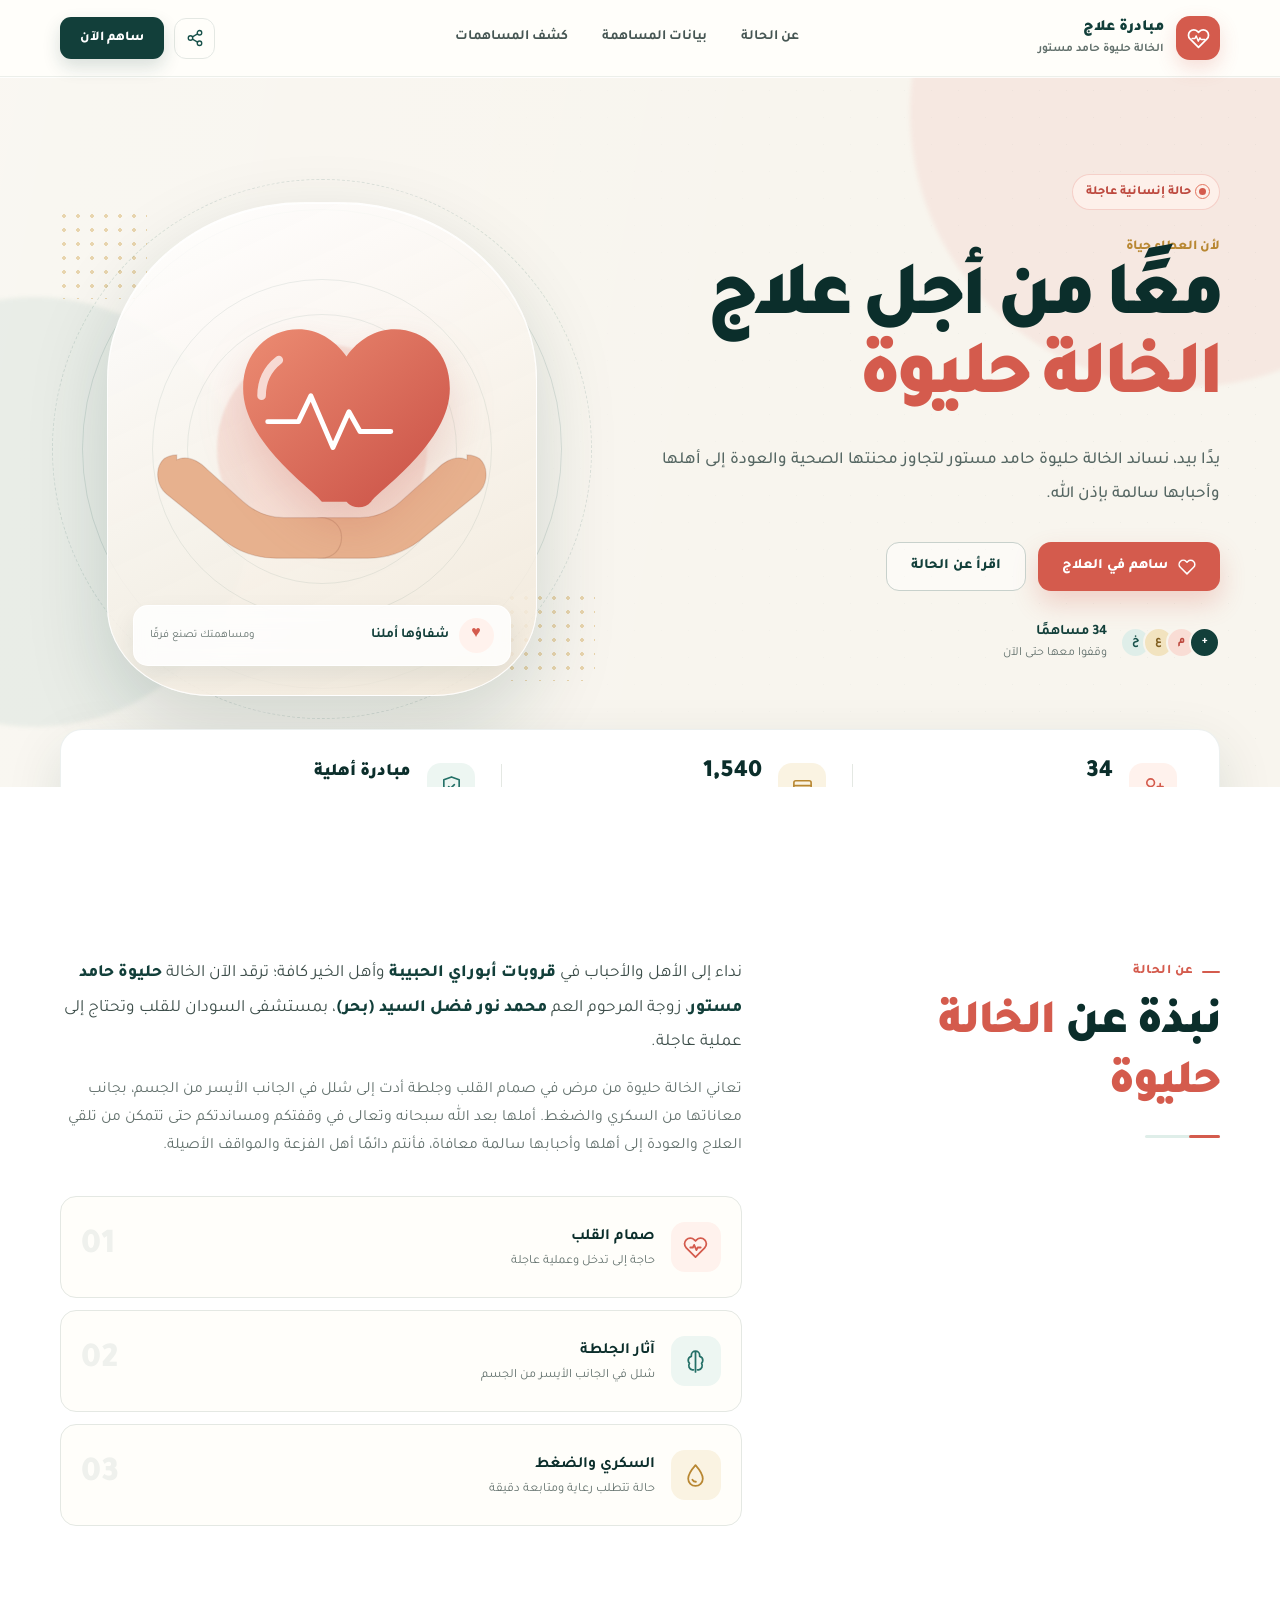
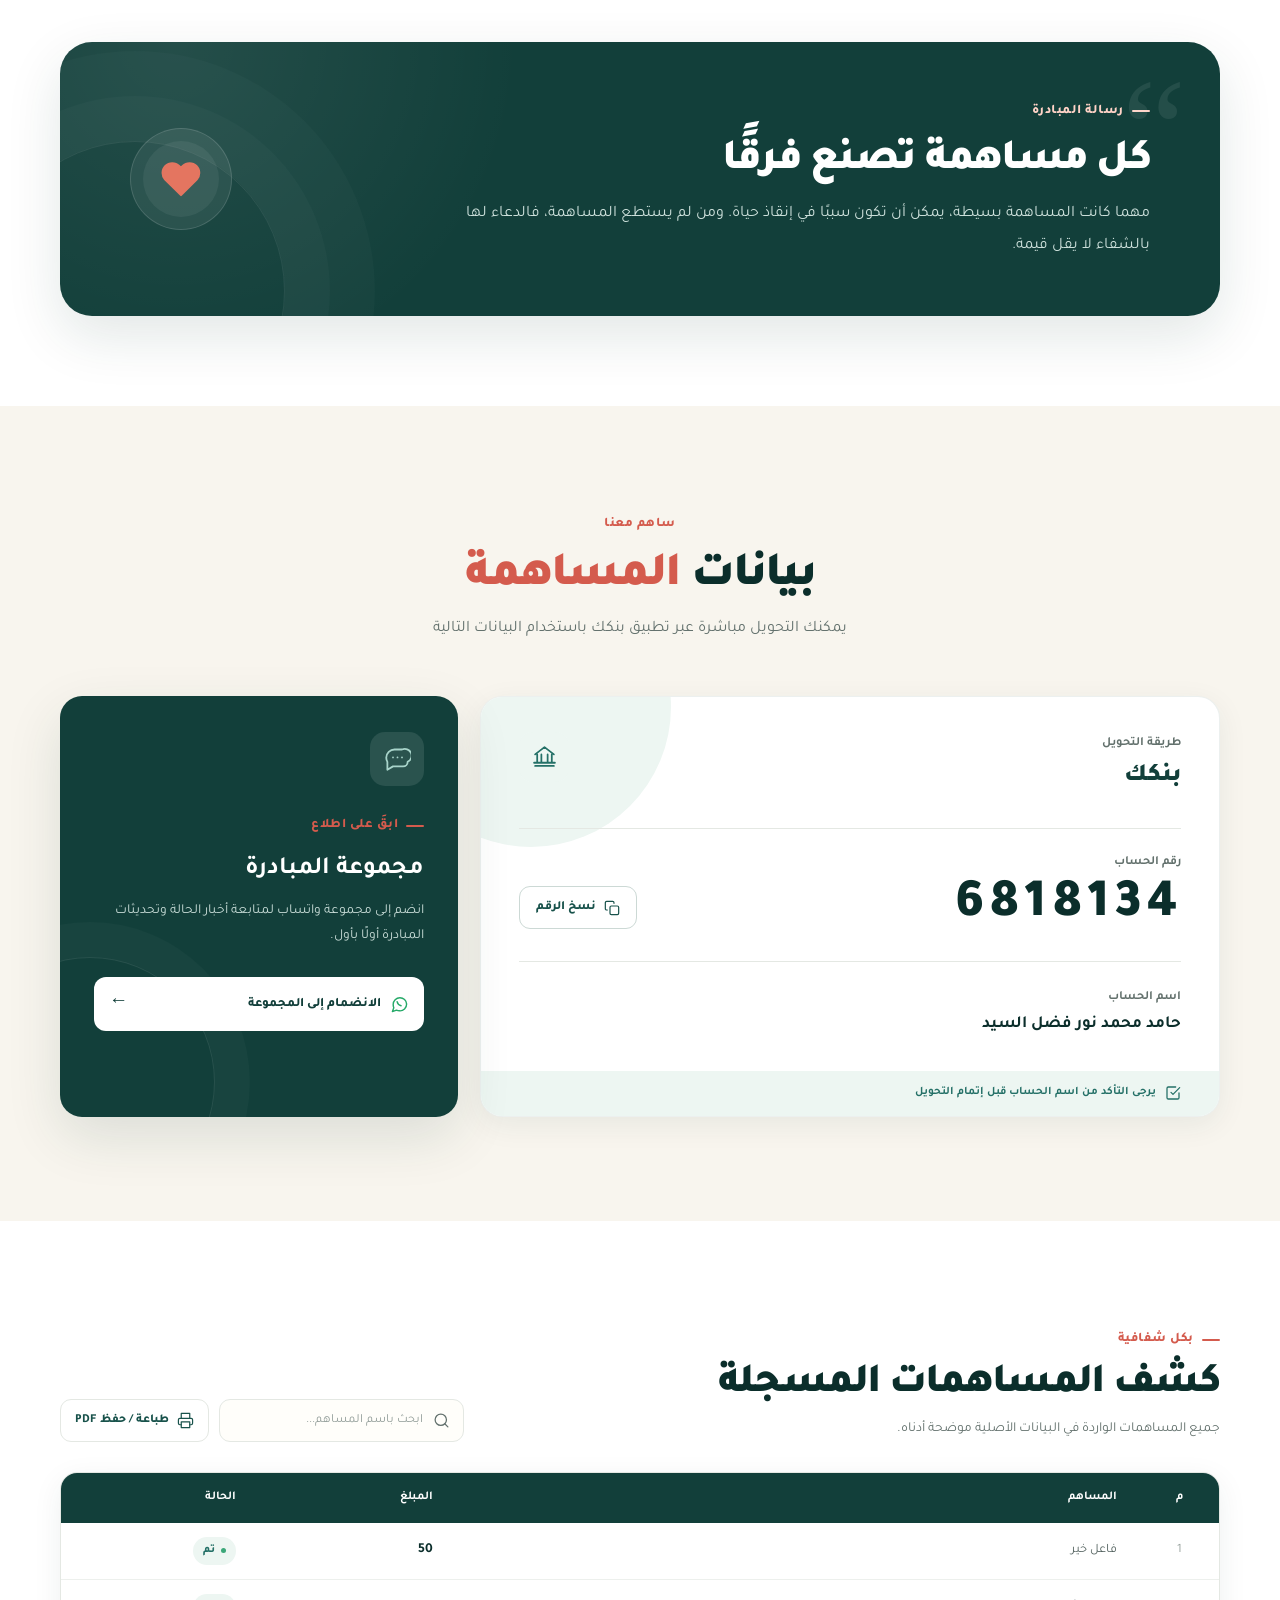
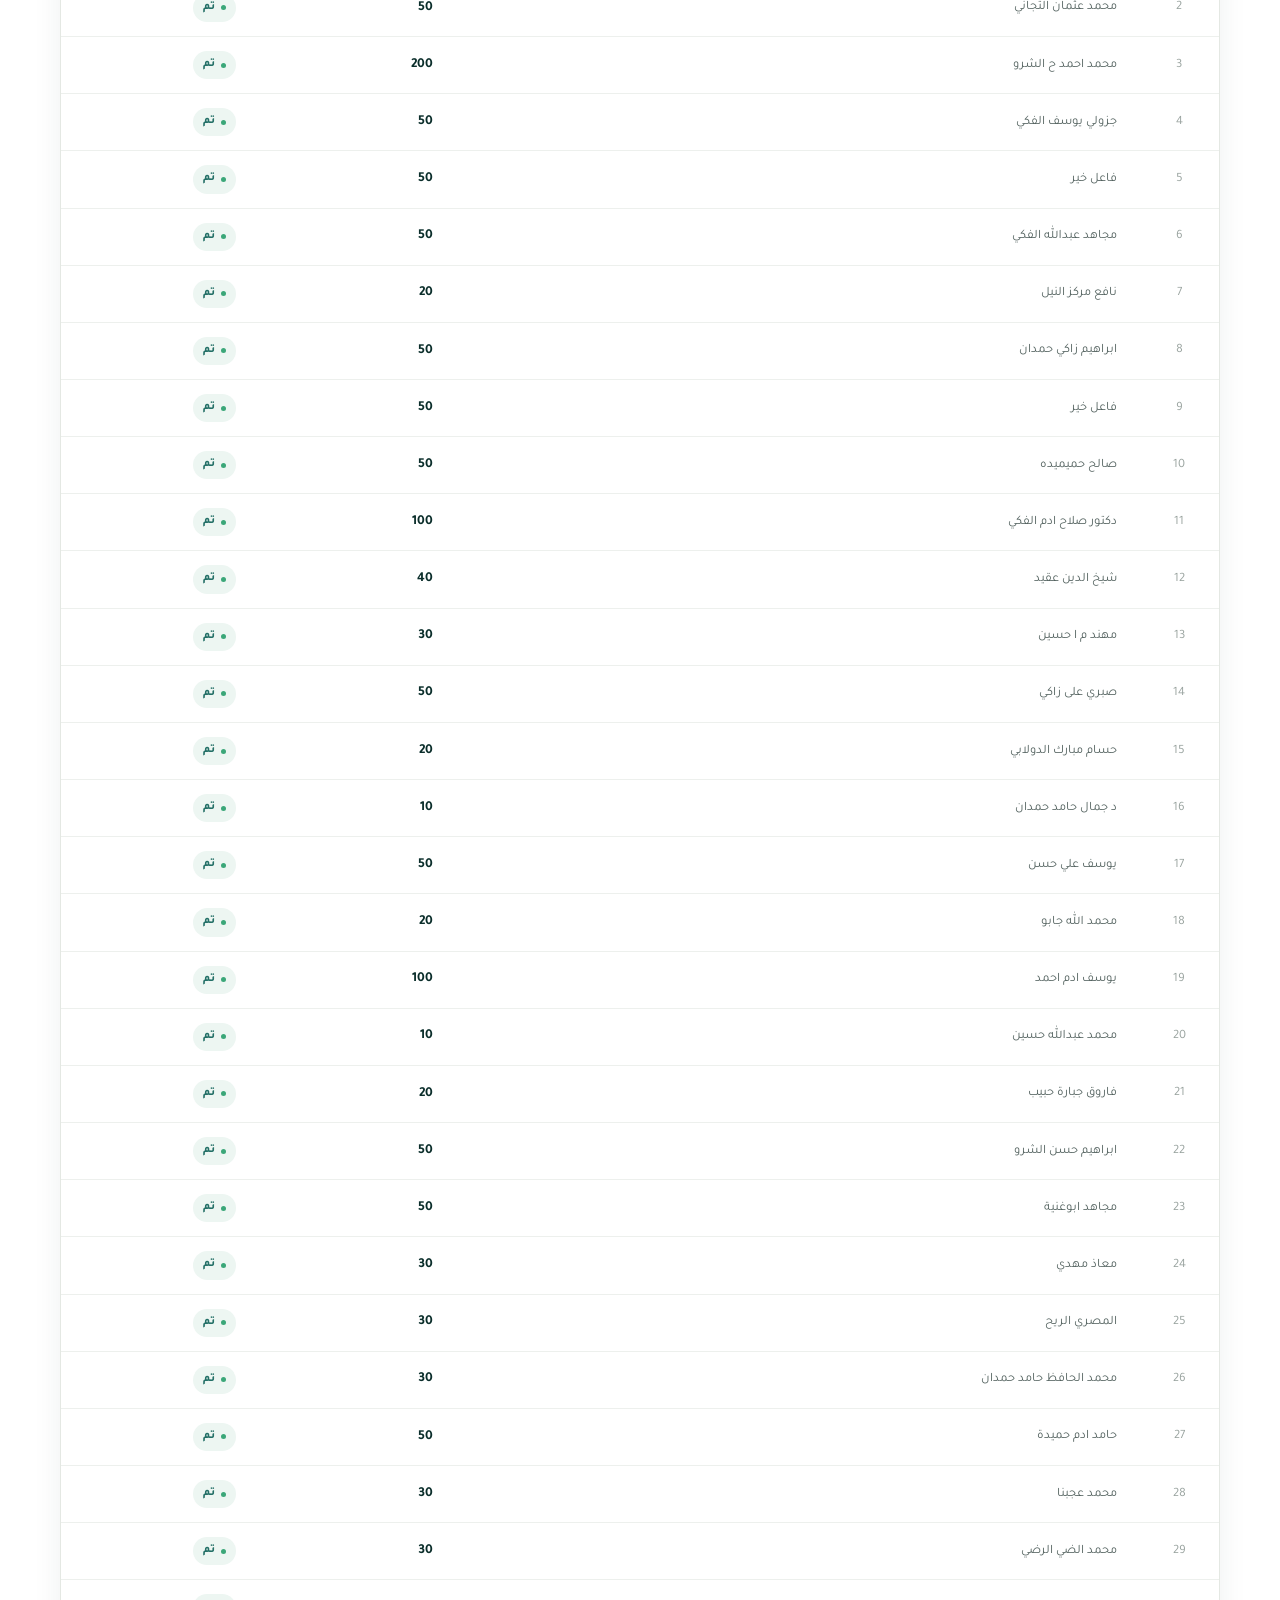
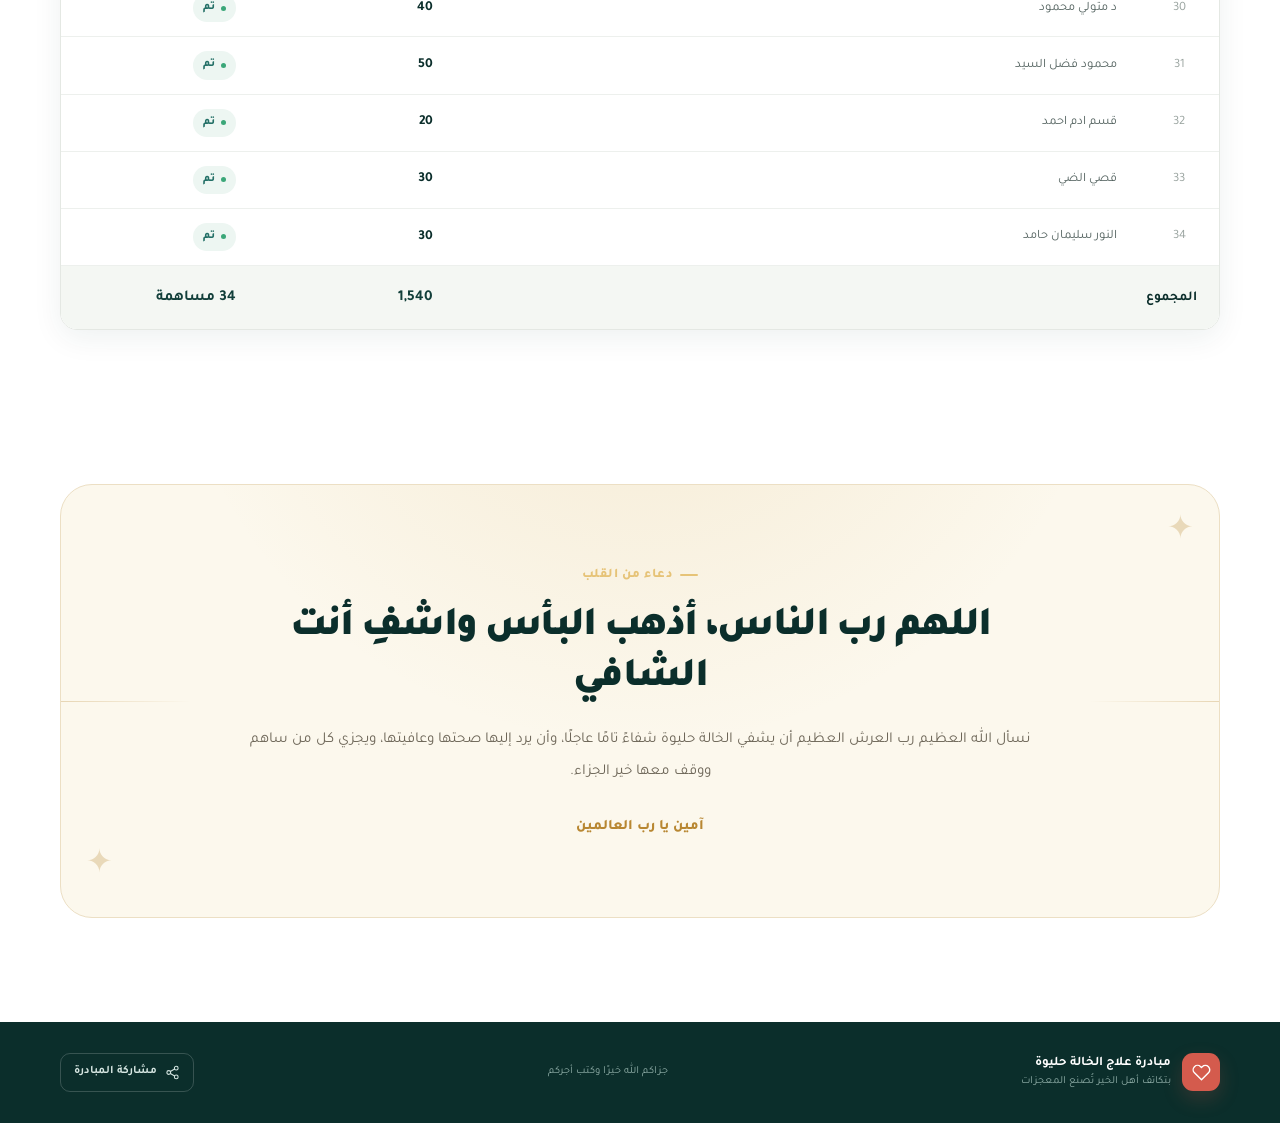
<file: index.html>
<!doctype html>
<html lang="ar" dir="rtl">
<head>
  <meta charset="utf-8">
  <meta name="viewport" content="width=device-width, initial-scale=1">
  <meta name="theme-color" content="#123f3a">
  <meta name="description" content="مبادرة مجتمعية لدعم علاج الخالة حليوة حامد مستور وتوفير تكاليف العملية العاجلة.">
  <meta property="og:title" content="مبادرة علاج الخالة حليوة حامد مستور">
  <meta property="og:description" content="يدًا بيد حتى تعود الخالة حليوة إلى أهلها سالمة بإذن الله.">
  <meta property="og:type" content="website">
  <title>مبادرة علاج الخالة حليوة حامد مستور</title>
  <link rel="preconnect" href="https://fonts.googleapis.com">
  <link rel="preconnect" href="https://fonts.gstatic.com" crossorigin>
  <link href="https://fonts.googleapis.com/css2?family=Tajawal:wght@400;500;600;700;800;900&display=swap" rel="stylesheet">
  <link rel="stylesheet" href="style.css">
</head>
<body>
  <a class="skip-link" href="#main">انتقل إلى المحتوى</a>

  <header class="site-header" id="top">
    <div class="container header-inner">
      <a class="brand" href="#top" aria-label="العودة إلى أعلى الصفحة">
        <span class="brand-mark" aria-hidden="true">
          <svg viewBox="0 0 24 24" role="img"><path d="M20.84 4.61a5.5 5.5 0 0 0-7.78 0L12 5.67l-1.06-1.06a5.5 5.5 0 0 0-7.78 7.78L12 21.23l8.84-8.84a5.5 5.5 0 0 0 0-7.78Z"/><path class="pulse-mark" d="M5.3 12h3l1.3-2.7 2.2 5.5 1.7-3.5 1 1.7h4.2"/></svg>
        </span>
        <span class="brand-copy">
          <strong>مبادرة علاج</strong>
          <small>الخالة حليوة حامد مستور</small>
        </span>
      </a>

      <nav class="desktop-nav" aria-label="التنقل الرئيسي">
        <a href="#story">عن الحالة</a>
        <a href="#contribute">بيانات المساهمة</a>
        <a href="#records">كشف المساهمات</a>
      </nav>

      <div class="header-actions">
        <button class="icon-button share-button" type="button" aria-label="مشاركة المبادرة" title="مشاركة المبادرة">
          <svg viewBox="0 0 24 24" aria-hidden="true"><circle cx="18" cy="5" r="3"/><circle cx="6" cy="12" r="3"/><circle cx="18" cy="19" r="3"/><path d="m8.6 10.5 6.8-4M8.6 13.5l6.8 4"/></svg>
        </button>
        <a class="header-cta" href="#contribute">ساهم الآن</a>
        <button class="menu-button" type="button" aria-expanded="false" aria-controls="mobileMenu" aria-label="فتح القائمة">
          <span></span><span></span><span></span>
        </button>
      </div>
    </div>

    <nav class="mobile-nav" id="mobileMenu" aria-label="قائمة الهاتف" hidden>
      <a href="#story">عن الحالة</a>
      <a href="#contribute">بيانات المساهمة</a>
      <a href="#records">كشف المساهمات</a>
    </nav>
  </header>

  <main id="main">
    <section class="hero" aria-labelledby="heroTitle">
      <div class="hero-glow hero-glow-one" aria-hidden="true"></div>
      <div class="hero-glow hero-glow-two" aria-hidden="true"></div>
      <div class="container hero-grid">
        <div class="hero-copy reveal">
          <div class="urgent-pill">
            <span class="urgent-dot"></span>
            حالة إنسانية عاجلة
          </div>
          <p class="hero-kicker">لأن العطاء حياة</p>
          <h1 id="heroTitle">معًا من أجل علاج<br><span>الخالة حليوة</span></h1>
          <p class="hero-lead">يدًا بيد، نساند الخالة حليوة حامد مستور لتجاوز محنتها الصحية والعودة إلى أهلها وأحبابها سالمة بإذن الله.</p>

          <div class="hero-actions">
            <a class="button button-primary" href="#contribute">
              <svg viewBox="0 0 24 24" aria-hidden="true"><path d="M20.8 4.6a5.5 5.5 0 0 0-7.8 0L12 5.7l-1.1-1.1a5.5 5.5 0 0 0-7.8 7.8l8.9 8.8 8.8-8.8a5.5 5.5 0 0 0 0-7.8Z"/></svg>
              ساهم في العلاج
            </a>
            <a class="button button-ghost" href="#story">اقرأ عن الحالة</a>
          </div>

          <div class="hero-note">
            <div class="support-faces" aria-hidden="true">
              <span>خ</span><span>ع</span><span>م</span><span>+</span>
            </div>
            <p><strong>34 مساهمًا</strong><br>وقفوا معها حتى الآن</p>
          </div>
        </div>

        <div class="hero-visual reveal reveal-delay" aria-label="رمز لدعم صحة القلب">
          <div class="visual-dots visual-dots-top" aria-hidden="true"></div>
          <div class="visual-ring ring-one" aria-hidden="true"></div>
          <div class="visual-ring ring-two" aria-hidden="true"></div>
          <div class="heart-card">
            <div class="heart-halo" aria-hidden="true"></div>
            <svg class="heart-illustration" viewBox="0 0 320 300" role="img" aria-label="قلب تحيط به يدان للدلالة على الرعاية والدعم">
              <defs>
                <linearGradient id="heartGradient" x1="0" y1="0" x2="1" y2="1">
                  <stop offset="0" stop-color="#ec8c72"/>
                  <stop offset="1" stop-color="#c94f45"/>
                </linearGradient>
              </defs>
              <path class="care-hand hand-right" d="M278 164c-9-4-18 1-25 8l-29 26c-9 8-21 13-33 13h-30c-10 0-17 7-17 16 0 10 7 17 17 17h36c15 0 30-5 42-14l47-38c9-7 10-22 2-29-3-2-6-3-10-3Z"/>
              <path class="care-hand hand-left" d="M42 164c9-4 18 1 25 8l29 26c9 8 21 13 33 13h30c10 0 17 7 17 16 0 10-7 17-17 17h-36c-15 0-30-5-42-14l-47-38c-9-7-10-22-2-29 3-2 6-3 10-3Z"/>
              <path class="heart-shape" d="M160 198c-7-10-64-48-64-92 0-29 20-48 45-48 15 0 29 8 39 22 10-14 24-22 39-22 25 0 45 19 45 48 0 44-57 82-64 92-5 6-15 6-20 0Z"/>
              <path class="heart-shine" d="M125 83c-9 7-14 17-14 29"/>
              <path class="pulse-line" d="M116 133h25l10-21 18 42 13-29 9 16h25"/>
            </svg>
            <div class="visual-message">
              <span class="tiny-heart" aria-hidden="true">♥</span>
              <strong>شفاؤها أملنا</strong>
              <small>ومساهمتك تصنع فرقًا</small>
            </div>
          </div>
          <div class="visual-dots visual-dots-bottom" aria-hidden="true"></div>
        </div>
      </div>

      <div class="container quick-stats reveal">
        <article class="quick-stat">
          <span class="stat-icon stat-icon-coral" aria-hidden="true">
            <svg viewBox="0 0 24 24"><path d="M16 21v-2a4 4 0 0 0-4-4H6a4 4 0 0 0-4 4v2"/><circle cx="9" cy="7" r="4"/><path d="M19 8v6M22 11h-6"/></svg>
          </span>
          <div><strong>34</strong><small>مساهمة مؤكدة</small></div>
        </article>
        <div class="stat-separator" aria-hidden="true"></div>
        <article class="quick-stat">
          <span class="stat-icon stat-icon-gold" aria-hidden="true">
            <svg viewBox="0 0 24 24"><rect x="3" y="5" width="18" height="14" rx="2"/><path d="M3 10h18M16 15h2"/></svg>
          </span>
          <div><strong>1,540</strong><small>إجمالي المساهمات المسجلة</small></div>
        </article>
        <div class="stat-separator" aria-hidden="true"></div>
        <article class="quick-stat quick-stat-text">
          <span class="stat-icon stat-icon-green" aria-hidden="true">
            <svg viewBox="0 0 24 24"><path d="M12 22s8-4 8-10V5l-8-3-8 3v7c0 6 8 10 8 10Z"/><path d="m9 12 2 2 4-4"/></svg>
          </span>
          <div><strong>مبادرة أهلية</strong><small>بجهود أهل الخير والمحبة</small></div>
        </article>
      </div>
    </section>

    <section class="story section" id="story" aria-labelledby="storyTitle">
      <div class="container story-grid">
        <div class="section-heading reveal">
          <span class="eyebrow">عن الحالة</span>
          <h2 id="storyTitle">نبذة عن <span>الخالة حليوة</span></h2>
          <div class="heading-line" aria-hidden="true"><span></span></div>
        </div>

        <div class="story-content reveal">
          <p class="story-intro">نداء إلى الأهل والأحباب في <strong>قروبات أبوراي الحبيبة</strong> وأهل الخير كافة؛ ترقد الآن الخالة <strong>حليوة حامد مستور</strong>، زوجة المرحوم العم <strong>محمد نور فضل السيد (بحر)</strong>، بمستشفى السودان للقلب وتحتاج إلى عملية عاجلة.</p>
          <p>تعاني الخالة حليوة من مرض في صمام القلب وجلطة أدت إلى شلل في الجانب الأيسر من الجسم، بجانب معاناتها من السكري والضغط. أملها بعد الله سبحانه وتعالى في وقفتكم ومساندتكم حتى تتمكن من تلقي العلاج والعودة إلى أهلها وأحبابها سالمة معافاة، فأنتم دائمًا أهل الفزعة والمواقف الأصيلة.</p>

          <div class="condition-list" aria-label="تفاصيل الحالة الصحية">
            <article class="condition-card">
              <span class="condition-number">01</span>
              <span class="condition-icon" aria-hidden="true">
                <svg viewBox="0 0 24 24"><path d="M20.8 4.6a5.5 5.5 0 0 0-7.8 0L12 5.7l-1.1-1.1a5.5 5.5 0 0 0-7.8 7.8l8.9 8.8 8.8-8.8a5.5 5.5 0 0 0 0-7.8Z"/><path d="M7 12h2.5l1.2-2.5 2.2 5 1.2-2.5H17"/></svg>
              </span>
              <div><h3>صمام القلب</h3><p>حاجة إلى تدخل وعملية عاجلة</p></div>
            </article>
            <article class="condition-card">
              <span class="condition-number">02</span>
              <span class="condition-icon" aria-hidden="true">
                <svg viewBox="0 0 24 24"><path d="M12 2a4 4 0 0 0-4 4v1a4 4 0 0 0-3 3.9 4 4 0 0 0 1.2 2.9A4 4 0 0 0 9 20h1M12 2a4 4 0 0 1 4 4v1a4 4 0 0 1 3 3.9 4 4 0 0 1-1.2 2.9A4 4 0 0 1 15 20h-1M12 2v20"/></svg>
              </span>
              <div><h3>آثار الجلطة</h3><p>شلل في الجانب الأيسر من الجسم</p></div>
            </article>
            <article class="condition-card">
              <span class="condition-number">03</span>
              <span class="condition-icon" aria-hidden="true">
                <svg viewBox="0 0 24 24"><path d="M12 22a7 7 0 0 0 7-7c0-5-7-13-7-13S5 10 5 15a7 7 0 0 0 7 7Z"/><path d="M9 16c.8 1.3 1.8 2 3.4 2"/></svg>
              </span>
              <div><h3>السكري والضغط</h3><p>حالة تتطلب رعاية ومتابعة دقيقة</p></div>
            </article>
          </div>
        </div>
      </div>
    </section>

    <section class="message-section section" aria-labelledby="messageTitle">
      <div class="container">
        <div class="message-card reveal">
          <div class="quote-mark" aria-hidden="true">“</div>
          <div class="message-copy">
            <span class="eyebrow eyebrow-light">رسالة المبادرة</span>
            <h2 id="messageTitle">كل مساهمة تصنع فرقًا</h2>
            <p>مهما كانت المساهمة بسيطة، يمكن أن تكون سببًا في إنقاذ حياة. ومن لم يستطع المساهمة، فالدعاء لها بالشفاء لا يقل قيمة.</p>
          </div>
          <div class="message-heart" aria-hidden="true">
            <svg viewBox="0 0 24 24"><path d="M20.8 4.6a5.5 5.5 0 0 0-7.8 0L12 5.7l-1.1-1.1a5.5 5.5 0 0 0-7.8 7.8l8.9 8.8 8.8-8.8a5.5 5.5 0 0 0 0-7.8Z"/></svg>
          </div>
        </div>
      </div>
    </section>

    <section class="contribution section" id="contribute" aria-labelledby="contributionTitle">
      <div class="container">
        <div class="center-heading reveal">
          <span class="eyebrow">ساهم معنا</span>
          <h2 id="contributionTitle">بيانات <span>المساهمة</span></h2>
          <p>يمكنك التحويل مباشرة عبر تطبيق بنكك باستخدام البيانات التالية</p>
        </div>

        <div class="contribution-grid">
          <article class="bank-card reveal">
            <div class="bank-card-top">
              <div>
                <span class="bank-label">طريقة التحويل</span>
                <strong class="bank-name">بنكك</strong>
              </div>
              <span class="bank-icon" aria-hidden="true">
                <svg viewBox="0 0 24 24"><path d="m3 10 9-7 9 7M5 10v8M9 10v8M15 10v8M19 10v8M3 21h18M2 18h20"/></svg>
              </span>
            </div>

            <div class="account-block">
              <span>رقم الحساب</span>
              <div class="account-row">
                <b class="account-number" dir="ltr">6818134</b>
                <button class="copy-button" type="button" data-copy="6818134" aria-label="نسخ رقم الحساب">
                  <svg viewBox="0 0 24 24" aria-hidden="true"><rect x="9" y="9" width="13" height="13" rx="2"/><path d="M5 15H4a2 2 0 0 1-2-2V4a2 2 0 0 1 2-2h9a2 2 0 0 1 2 2v1"/></svg>
                  <span>نسخ الرقم</span>
                </button>
              </div>
            </div>

            <div class="account-holder">
              <span>اسم الحساب</span>
              <strong>حامد محمد نور فضل السيد</strong>
            </div>

            <div class="bank-card-footer">
              <svg viewBox="0 0 24 24" aria-hidden="true"><path d="m9 11 3 3L22 4"/><path d="M21 12v7a2 2 0 0 1-2 2H5a2 2 0 0 1-2-2V5a2 2 0 0 1 2-2h11"/></svg>
              <span>يرجى التأكد من اسم الحساب قبل إتمام التحويل</span>
            </div>
          </article>

          <aside class="community-card reveal reveal-delay">
            <span class="community-icon" aria-hidden="true">
              <svg viewBox="0 0 24 24"><path d="M21 15a4 4 0 0 1-4 4H8l-5 3v-7a7 7 0 0 1-1-3.6A7.4 7.4 0 0 1 9.5 4H16a6 6 0 0 1 5 11Z"/><path d="M8 11h.01M12 11h.01M16 11h.01"/></svg>
            </span>
            <span class="eyebrow">ابقَ على اطلاع</span>
            <h3>مجموعة المبادرة</h3>
            <p>انضم إلى مجموعة واتساب لمتابعة أخبار الحالة وتحديثات المبادرة أولًا بأول.</p>
            <a class="whatsapp-button" href="https://chat.whatsapp.com/CHujskeEBNLFhoY1cFlSAD" target="_blank" rel="noopener noreferrer">
              <svg viewBox="0 0 24 24" aria-hidden="true"><path d="M21 11.5a8.4 8.4 0 0 1-9 8.5 9.6 9.6 0 0 1-3.8-.9L3 21l1.8-5A9.4 9.4 0 0 1 4 12a8.5 8.5 0 0 1 8.5-8.5A8.5 8.5 0 0 1 21 11.5Z"/><path d="M9 8.5c.5 2.8 2.2 4.5 5 5"/></svg>
              الانضمام إلى المجموعة
              <span aria-hidden="true">←</span>
            </a>
          </aside>
        </div>
      </div>
    </section>

    <section class="records section" id="records" aria-labelledby="recordsTitle">
      <div class="container">
        <div class="records-header reveal">
          <div>
            <span class="eyebrow">بكل شفافية</span>
            <h2 id="recordsTitle">كشف المساهمات المسجلة</h2>
            <p>جميع المساهمات الواردة في البيانات الأصلية موضحة أدناه.</p>
          </div>
          <div class="records-tools">
            <label class="search-box">
              <span class="sr-only">ابحث باسم المساهم</span>
              <svg viewBox="0 0 24 24" aria-hidden="true"><circle cx="11" cy="11" r="8"/><path d="m21 21-4.4-4.4"/></svg>
              <input id="donorSearch" type="search" placeholder="ابحث باسم المساهم..." autocomplete="off">
            </label>
            <button class="print-button" type="button">
              <svg viewBox="0 0 24 24" aria-hidden="true"><path d="M6 9V2h12v7M6 18H4a2 2 0 0 1-2-2v-5a2 2 0 0 1 2-2h16a2 2 0 0 1 2 2v5a2 2 0 0 1-2 2h-2"/><rect x="6" y="14" width="12" height="8"/></svg>
              طباعة / حفظ PDF
            </button>
          </div>
        </div>

        <div class="table-wrap reveal">
          <table>
            <caption class="sr-only">قائمة بأسماء المساهمين والمبالغ وحالة المساهمة</caption>
            <thead>
              <tr><th scope="col">م</th><th scope="col">المساهم</th><th scope="col">المبلغ</th><th scope="col">الحالة</th></tr>
            </thead>
            <tbody id="donorTableBody">
              <tr><td data-label="م">1</td><td data-label="المساهم">فاعل خير</td><td data-label="المبلغ"><b>50</b></td><td data-label="الحالة"><span class="status-badge">تم</span></td></tr>
              <tr><td data-label="م">2</td><td data-label="المساهم">محمد عثمان التجاني</td><td data-label="المبلغ"><b>50</b></td><td data-label="الحالة"><span class="status-badge">تم</span></td></tr>
              <tr><td data-label="م">3</td><td data-label="المساهم">محمد احمد ح الشرو</td><td data-label="المبلغ"><b>200</b></td><td data-label="الحالة"><span class="status-badge">تم</span></td></tr>
              <tr><td data-label="م">4</td><td data-label="المساهم">جزولي يوسف الفكي</td><td data-label="المبلغ"><b>50</b></td><td data-label="الحالة"><span class="status-badge">تم</span></td></tr>
              <tr><td data-label="م">5</td><td data-label="المساهم">فاعل خير</td><td data-label="المبلغ"><b>50</b></td><td data-label="الحالة"><span class="status-badge">تم</span></td></tr>
              <tr><td data-label="م">6</td><td data-label="المساهم">مجاهد عبدالله الفكي</td><td data-label="المبلغ"><b>50</b></td><td data-label="الحالة"><span class="status-badge">تم</span></td></tr>
              <tr><td data-label="م">7</td><td data-label="المساهم">نافع مركز النيل</td><td data-label="المبلغ"><b>20</b></td><td data-label="الحالة"><span class="status-badge">تم</span></td></tr>
              <tr><td data-label="م">8</td><td data-label="المساهم">ابراهيم زاكي حمدان</td><td data-label="المبلغ"><b>50</b></td><td data-label="الحالة"><span class="status-badge">تم</span></td></tr>
              <tr><td data-label="م">9</td><td data-label="المساهم">فاعل خير</td><td data-label="المبلغ"><b>50</b></td><td data-label="الحالة"><span class="status-badge">تم</span></td></tr>
              <tr><td data-label="م">10</td><td data-label="المساهم">صالح حميميده</td><td data-label="المبلغ"><b>50</b></td><td data-label="الحالة"><span class="status-badge">تم</span></td></tr>
              <tr><td data-label="م">11</td><td data-label="المساهم">دكتور صلاح ادم الفكي</td><td data-label="المبلغ"><b>100</b></td><td data-label="الحالة"><span class="status-badge">تم</span></td></tr>
              <tr><td data-label="م">12</td><td data-label="المساهم">شيخ الدين عقيد</td><td data-label="المبلغ"><b>40</b></td><td data-label="الحالة"><span class="status-badge">تم</span></td></tr>
              <tr><td data-label="م">13</td><td data-label="المساهم">مهند م ا حسين</td><td data-label="المبلغ"><b>30</b></td><td data-label="الحالة"><span class="status-badge">تم</span></td></tr>
              <tr><td data-label="م">14</td><td data-label="المساهم">صبري على زاكي</td><td data-label="المبلغ"><b>50</b></td><td data-label="الحالة"><span class="status-badge">تم</span></td></tr>
              <tr><td data-label="م">15</td><td data-label="المساهم">حسام مبارك الدولابي</td><td data-label="المبلغ"><b>20</b></td><td data-label="الحالة"><span class="status-badge">تم</span></td></tr>
              <tr><td data-label="م">16</td><td data-label="المساهم">د جمال حامد حمدان</td><td data-label="المبلغ"><b>10</b></td><td data-label="الحالة"><span class="status-badge">تم</span></td></tr>
              <tr><td data-label="م">17</td><td data-label="المساهم">يوسف علي حسن</td><td data-label="المبلغ"><b>50</b></td><td data-label="الحالة"><span class="status-badge">تم</span></td></tr>
              <tr><td data-label="م">18</td><td data-label="المساهم">محمد الله جابو</td><td data-label="المبلغ"><b>20</b></td><td data-label="الحالة"><span class="status-badge">تم</span></td></tr>
              <tr><td data-label="م">19</td><td data-label="المساهم">يوسف ادم احمد</td><td data-label="المبلغ"><b>100</b></td><td data-label="الحالة"><span class="status-badge">تم</span></td></tr>
              <tr><td data-label="م">20</td><td data-label="المساهم">محمد عبدالله حسين</td><td data-label="المبلغ"><b>10</b></td><td data-label="الحالة"><span class="status-badge">تم</span></td></tr>
              <tr><td data-label="م">21</td><td data-label="المساهم">فاروق جبارة حبيب</td><td data-label="المبلغ"><b>20</b></td><td data-label="الحالة"><span class="status-badge">تم</span></td></tr>
              <tr><td data-label="م">22</td><td data-label="المساهم">ابراهيم حسن الشرو</td><td data-label="المبلغ"><b>50</b></td><td data-label="الحالة"><span class="status-badge">تم</span></td></tr>
              <tr><td data-label="م">23</td><td data-label="المساهم">مجاهد ابوغنية</td><td data-label="المبلغ"><b>50</b></td><td data-label="الحالة"><span class="status-badge">تم</span></td></tr>
              <tr><td data-label="م">24</td><td data-label="المساهم">معاذ مهدي</td><td data-label="المبلغ"><b>30</b></td><td data-label="الحالة"><span class="status-badge">تم</span></td></tr>
              <tr><td data-label="م">25</td><td data-label="المساهم">المصري الريح</td><td data-label="المبلغ"><b>30</b></td><td data-label="الحالة"><span class="status-badge">تم</span></td></tr>
              <tr><td data-label="م">26</td><td data-label="المساهم">محمد الحافظ حامد حمدان</td><td data-label="المبلغ"><b>30</b></td><td data-label="الحالة"><span class="status-badge">تم</span></td></tr>
              <tr><td data-label="م">27</td><td data-label="المساهم">حامد ادم حميدة</td><td data-label="المبلغ"><b>50</b></td><td data-label="الحالة"><span class="status-badge">تم</span></td></tr>
              <tr><td data-label="م">28</td><td data-label="المساهم">محمد عجبنا</td><td data-label="المبلغ"><b>30</b></td><td data-label="الحالة"><span class="status-badge">تم</span></td></tr>
              <tr><td data-label="م">29</td><td data-label="المساهم">محمد الضي الرضي</td><td data-label="المبلغ"><b>30</b></td><td data-label="الحالة"><span class="status-badge">تم</span></td></tr>
              <tr><td data-label="م">30</td><td data-label="المساهم">د متولي محمود</td><td data-label="المبلغ"><b>40</b></td><td data-label="الحالة"><span class="status-badge">تم</span></td></tr>
              <tr><td data-label="م">31</td><td data-label="المساهم">محمود فضل السيد</td><td data-label="المبلغ"><b>50</b></td><td data-label="الحالة"><span class="status-badge">تم</span></td></tr>
              <tr><td data-label="م">32</td><td data-label="المساهم">قسم ادم احمد</td><td data-label="المبلغ"><b>20</b></td><td data-label="الحالة"><span class="status-badge">تم</span></td></tr>
              <tr><td data-label="م">33</td><td data-label="المساهم">قصي الضي</td><td data-label="المبلغ"><b>30</b></td><td data-label="الحالة"><span class="status-badge">تم</span></td></tr>
              <tr><td data-label="م">34</td><td data-label="المساهم">النور سليمان حامد</td><td data-label="المبلغ"><b>30</b></td><td data-label="الحالة"><span class="status-badge">تم</span></td></tr>
            </tbody>
            <tfoot>
              <tr><th colspan="2" scope="row">المجموع</th><td><strong>1,540</strong></td><td><strong>34 مساهمة</strong></td></tr>
            </tfoot>
          </table>
          <p class="no-results" id="noResults" hidden>لم يتم العثور على مساهم بهذا الاسم.</p>
        </div>
      </div>
    </section>

    <section class="prayer section" aria-labelledby="prayerTitle">
      <div class="container">
        <div class="prayer-card reveal">
          <span class="prayer-ornament" aria-hidden="true">✦</span>
          <span class="eyebrow eyebrow-gold">دعاء من القلب</span>
          <h2 id="prayerTitle">اللهم رب الناس، أذهب البأس واشفِ أنت الشافي</h2>
          <p>نسأل الله العظيم رب العرش العظيم أن يشفي الخالة حليوة شفاءً تامًا عاجلًا، وأن يرد إليها صحتها وعافيتها، ويجزي كل من ساهم ووقف معها خير الجزاء.</p>
          <span class="amen">آمين يا رب العالمين</span>
          <span class="prayer-ornament prayer-ornament-bottom" aria-hidden="true">✦</span>
        </div>
      </div>
    </section>
  </main>

  <footer class="site-footer">
    <div class="container footer-inner">
      <div class="footer-brand">
        <span class="brand-mark brand-mark-small" aria-hidden="true">
          <svg viewBox="0 0 24 24"><path d="M20.8 4.6a5.5 5.5 0 0 0-7.8 0L12 5.7l-1.1-1.1a5.5 5.5 0 0 0-7.8 7.8l8.9 8.8 8.8-8.8a5.5 5.5 0 0 0 0-7.8Z"/></svg>
        </span>
        <p><strong>مبادرة علاج الخالة حليوة</strong><small>بتكاتف أهل الخير تُصنع المعجزات</small></p>
      </div>
      <p class="footer-note">جزاكم الله خيرًا وكتب أجركم</p>
      <button class="footer-share share-button" type="button">
        <svg viewBox="0 0 24 24" aria-hidden="true"><circle cx="18" cy="5" r="3"/><circle cx="6" cy="12" r="3"/><circle cx="18" cy="19" r="3"/><path d="m8.6 10.5 6.8-4M8.6 13.5l6.8 4"/></svg>
        مشاركة المبادرة
      </button>
    </div>
  </footer>

  <div class="mobile-contribute-bar">
    <div><small>رقم حساب بنكك</small><strong dir="ltr">6818134</strong></div>
    <a href="#contribute">بيانات المساهمة</a>
  </div>

  <div class="toast" id="toast" role="status" aria-live="polite">
    <svg viewBox="0 0 24 24" aria-hidden="true"><path d="m5 12 4 4L19 6"/></svg>
    <span>تم نسخ رقم الحساب</span>
  </div>

  <script src="script.js"></script>
</body>
</html>
</file>
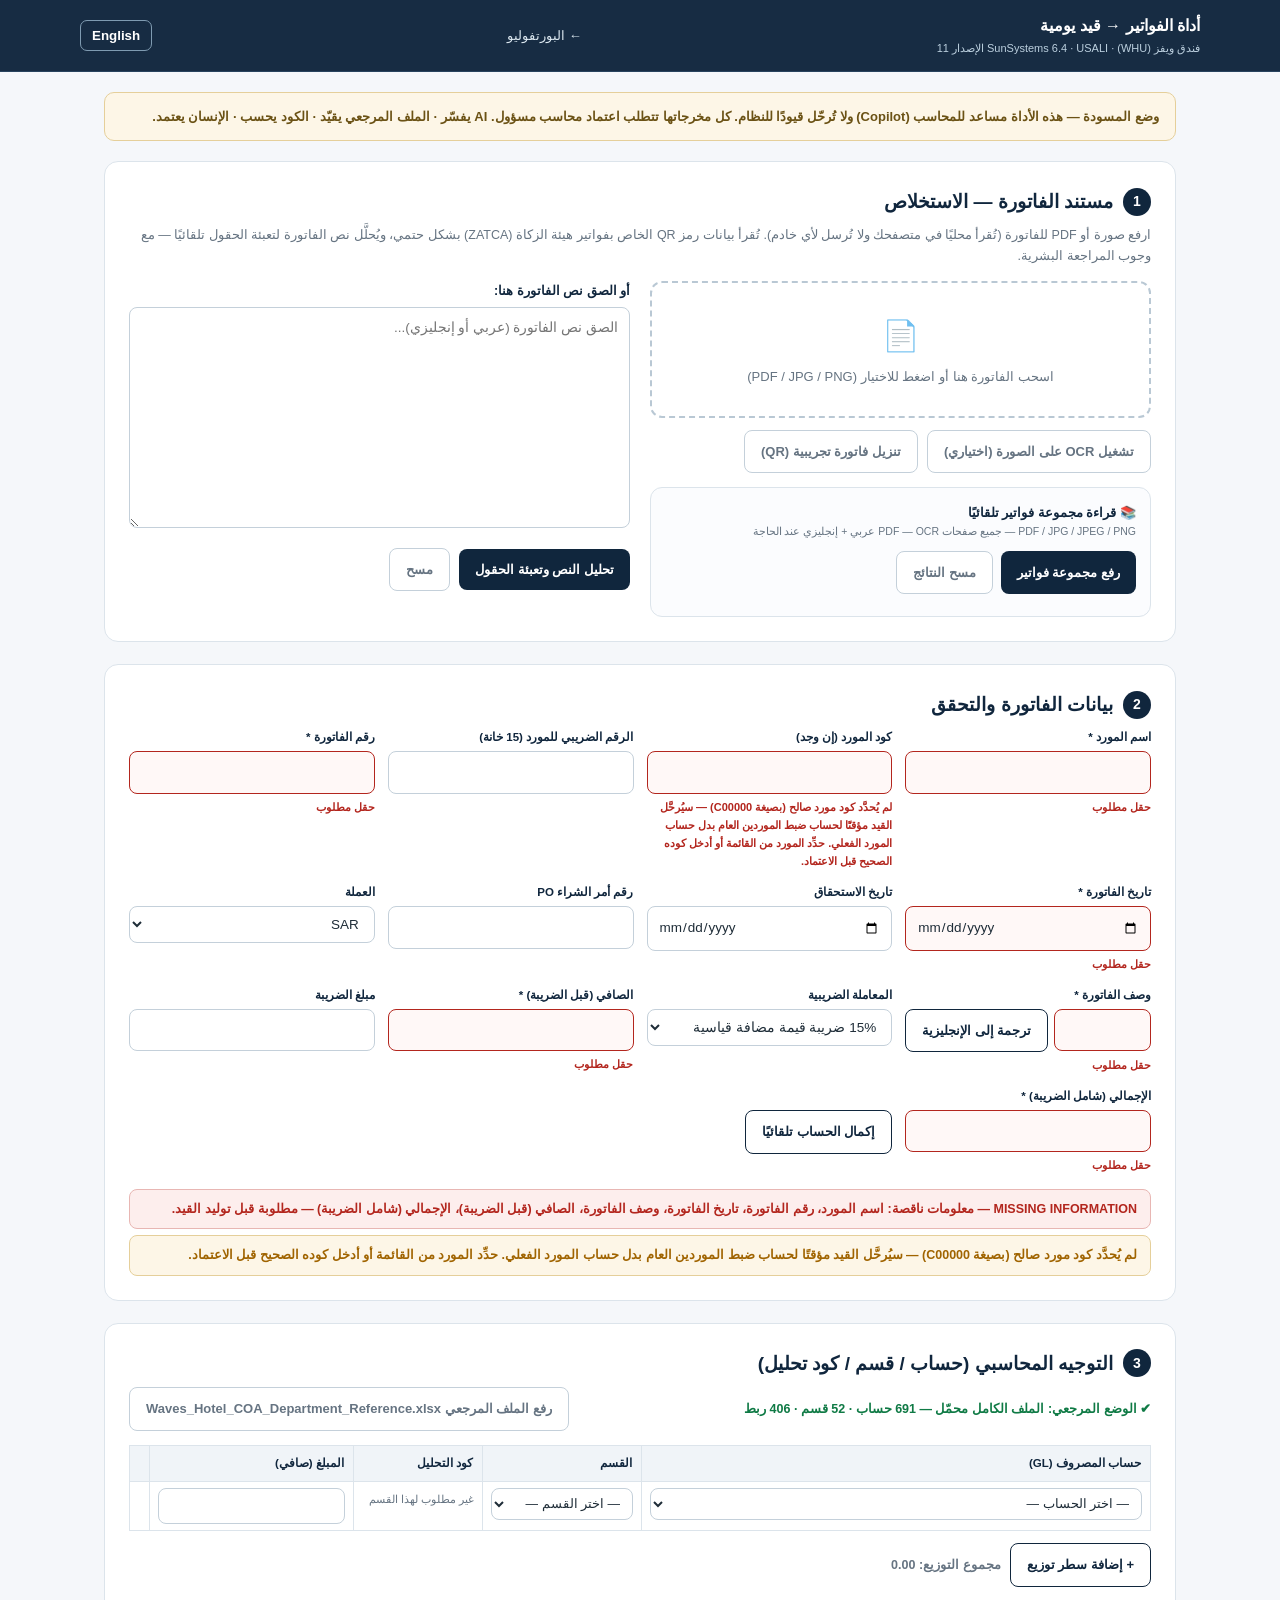
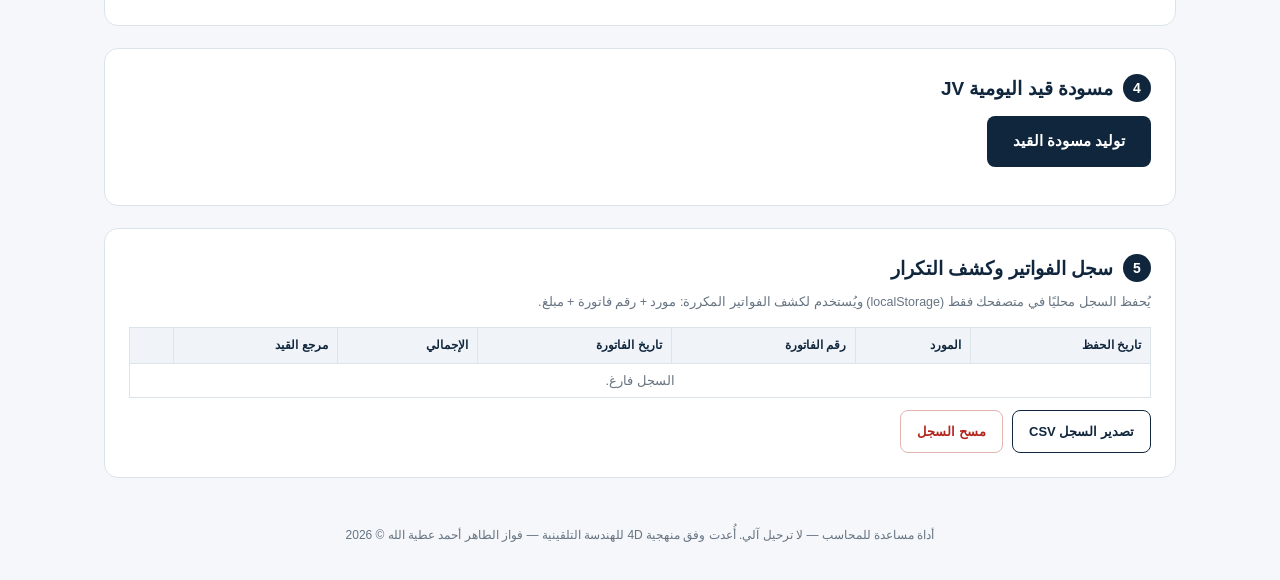
<file: ap-jv/index.html>
<!doctype html>
<html lang="ar" dir="rtl">
<head>
<meta charset="utf-8">
<meta name="viewport" content="width=device-width, initial-scale=1">
<meta name="description" content="AP Invoice → JV Tool — Waves Hotel (WHU) | Fawaz Eltahir">
<title>أداة تفريغ الفواتير إلى قيد يومية JV — WHU</title>
<style>
:root{--navy:#10263d;--blue:#1e6f9f;--gold:#b58a3a;--bg:#f5f7fa;--card:#fff;--text:#1f2d38;--muted:#667482;--line:#dce4eb;--ok:#0f7a45;--warn:#a06400;--err:#b3261e}
*{box-sizing:border-box}
body{margin:0;background:var(--bg);color:var(--text);font-family:"Noto Sans Arabic",Inter,"Segoe UI",Tahoma,Arial,sans-serif;line-height:1.65}
body[dir="ltr"]{font-family:Inter,"Segoe UI",Tahoma,Arial,sans-serif}
a{color:inherit}
.wrap{max-width:1120px;margin:auto;padding:0 24px}
nav{position:sticky;top:0;z-index:20;background:rgba(16,38,61,.97);color:#fff;border-bottom:1px solid #29445e}
.navin{display:flex;align-items:center;justify-content:space-between;padding:13px 0;gap:10px}
.brand{font-weight:800}.brand small{display:block;color:#bcd0df;font-weight:500;font-size:11px}
.navlinks a{text-decoration:none;color:#dbe7ef;font-size:13px}
.lang-btn{border:1px solid #7f9bb1;background:transparent;color:#fff;border-radius:7px;padding:7px 11px;cursor:pointer;font-weight:700}
.banner{margin:20px 0;background:#fdf6e7;border:1px solid #e5cf9a;color:#6b5215;border-radius:10px;padding:13px 16px;font-size:13px;font-weight:600}
.jserr{margin:14px 0;background:#fdeeed;border:1px solid #e8b6b3;color:var(--err);border-radius:10px;padding:12px 15px;font-size:12.5px;font-weight:700;white-space:pre-line}
.step{background:var(--card);border:1px solid var(--line);border-radius:14px;padding:24px;margin-bottom:22px}
.step h2{display:flex;align-items:center;gap:10px;font-size:19px;color:var(--navy);margin:0 0 8px}
.stepno{display:inline-flex;align-items:center;justify-content:center;width:28px;height:28px;border-radius:50%;background:var(--navy);color:#fff;font-size:14px;flex:none}
.hint{color:var(--muted);font-size:12.5px;margin:6px 0 14px}
.grid2{display:grid;grid-template-columns:1fr 1fr;gap:20px}
.dropzone{border:2px dashed #b9c8d4;border-radius:12px;padding:28px;text-align:center;color:var(--muted);cursor:pointer;font-size:13px;transition:.15s}
.dropzone.drag{border-color:var(--blue);background:#eef6fb;color:var(--blue)}
.dz-icon{font-size:30px;margin-bottom:6px}
textarea,input,select{width:100%;border:1px solid #c4d0da;border-radius:8px;padding:9px 11px;font:inherit;font-size:13.5px;background:#fff;color:var(--text)}
textarea{resize:vertical}
input:disabled,select:disabled,button:disabled{opacity:.55;cursor:not-allowed}
input:focus,select:focus,textarea:focus{outline:2px solid #bcd9ea;border-color:var(--blue)}
.lbl{font-size:12.5px;font-weight:700;color:var(--navy);display:block;margin-bottom:6px}
.btnrow{display:flex;gap:9px;align-items:center;margin-top:12px;flex-wrap:wrap}
.btn{display:inline-block;padding:10px 16px;border-radius:8px;border:none;font:inherit;font-weight:700;font-size:13px;cursor:pointer;text-decoration:none}
.btn.big{padding:13px 26px;font-size:15px}
.primary{background:var(--navy);color:#fff}.primary:hover{background:#183756}
.secondary{background:#fff;border:1px solid var(--navy);color:var(--navy)}
.ghost{background:#fff;border:1px solid #c4d0da;color:var(--muted)}
.danger{color:var(--err);border-color:#e3b6b3}
.filelbl{display:inline-block;cursor:pointer}
.doc-status{font-size:12.5px;margin-top:10px;color:var(--muted);white-space:pre-line}
.qr-box{margin-top:12px;background:#eef8f1;border:1px solid #bfe0cb;border-radius:10px;padding:12px 14px;font-size:12.5px}
.qr-box h4{margin:0 0 6px;color:var(--ok);font-size:13px}
.formgrid{display:grid;grid-template-columns:repeat(4,1fr);gap:13px}
.fld label{display:block;font-size:11.5px;font-weight:700;color:var(--navy);margin-bottom:4px;cursor:pointer}
.fld.num input{text-align:end;font-variant-numeric:tabular-nums}
.fld.invalid input,.fld.invalid select{border-color:var(--err);background:#fff8f7}
.fld-err{display:block;font-size:11px;color:var(--err);font-weight:700;margin-top:4px;min-height:14px}
.checks{margin-top:14px;display:flex;flex-direction:column;gap:6px}
.chk{border-radius:8px;padding:9px 13px;font-size:12.5px;font-weight:600;border:1px solid}
.chk.pass{background:#eef8f1;border-color:#bfe0cb;color:var(--ok)}
.chk.warn{background:#fdf6e7;border-color:#e5cf9a;color:var(--warn)}
.chk.err{background:#fdeeed;border-color:#e8b6b3;color:var(--err)}
.chk.info{background:#eef4fa;border-color:#bfd4e6;color:#20567c}
.refbar{display:flex;justify-content:space-between;align-items:center;gap:14px;margin-bottom:14px;flex-wrap:wrap}
.refstatus{font-size:12.5px;font-weight:700}
.refstatus .demo{color:var(--warn)}.refstatus .full{color:var(--ok)}.refstatus .warn2{display:block;color:var(--err);margin-top:4px;font-weight:700}
table.alloc,table.jv{width:100%;border-collapse:collapse;font-size:12.8px}
table.alloc th,table.jv th{background:#f0f4f8;color:var(--navy);text-align:start;padding:8px 9px;border:1px solid var(--line);font-size:11.5px}
table.alloc td,table.jv td{border:1px solid var(--line);padding:6px 8px;vertical-align:top;background:#fff}
table.alloc select,table.alloc input{font-size:12.5px;padding:7px 8px}
.rowdel{background:none;border:none;color:var(--err);font-size:16px;cursor:pointer}
.alloc-sum{font-size:12.5px;font-weight:700;color:var(--muted)}
.acc-meta{font-size:10.5px;color:var(--muted);margin-top:3px}
.acc-meta .cat-a{color:var(--warn);font-weight:700}
.acc-meta .cat-b{color:var(--err);font-weight:700}
.hr-confirm{margin-top:12px;background:#fdf6e7;border:1px solid #e5cf9a;border-radius:9px;padding:11px 14px;font-size:12.5px;color:#6b5215}
.hr-confirm input{width:auto;margin-inline-end:6px}
.jvmeta{display:grid;grid-template-columns:repeat(4,1fr);gap:8px;font-size:12.5px;margin:14px 0}
.jvmeta div{background:#f0f4f8;border-radius:8px;padding:8px 11px}
.jvmeta b{color:var(--navy)}
table.jv td.n{text-align:end;font-variant-numeric:tabular-nums;direction:ltr}
table.jv tfoot td{font-weight:800;background:#f0f4f8}
.badge{display:inline-block;border-radius:6px;padding:2px 8px;font-size:10.5px;font-weight:800;margin-inline-start:6px}
.badge.hi{background:#eef8f1;color:var(--ok)}.badge.md{background:#fdf6e7;color:var(--warn)}.badge.lo{background:#fdeeed;color:var(--err)}
footer{padding:26px 0 34px;text-align:center;color:var(--muted);font-size:12px}
@media(max-width:900px){.formgrid{grid-template-columns:repeat(2,1fr)}.grid2{grid-template-columns:1fr}.jvmeta{grid-template-columns:1fr 1fr}}
@media print{nav,.banner,.btnrow,.dropzone,.step:nth-of-type(1),.step:nth-of-type(5),footer{display:none!important}.step{border:none;padding:8px 0}}
</style>
</head>
<body>

<nav>
  <div class="wrap navin">
    <div class="brand"><span data-i18n="appTitle">أداة الفواتير → قيد يومية</span><small data-i18n="appSub">Waves Hotel (WHU) · SunSystems 6.4 · USALI 11th Ed.</small></div>
    <div class="navlinks">
      <a href="../index.html" data-i18n="backPortfolio">← البورتفوليو</a>
    </div>
    <button id="langBtn" class="lang-btn" type="button">English</button>
  </div>
</nav>

<div class="wrap">

<div id="jsErrBox" class="jserr" hidden></div>
<div class="banner" data-i18n="draftBanner">وضع المسودة — هذه الأداة مساعد للمحاسب (Copilot) ولا تُرحّل قيودًا للنظام. كل مخرجاتها تتطلب اعتماد محاسب مسؤول. AI يفسّر · الملف المرجعي يقيّد · الكود يحسب · الإنسان يعتمد.</div>

<!-- STEP 1 : DOCUMENT -->
<section class="step">
  <h2><span class="stepno">1</span><span data-i18n="s1Title">مستند الفاتورة — الاستخلاص</span></h2>
  <p class="hint" data-i18n="s1Hint">ارفع صورة أو PDF للفاتورة (تُقرأ محليًا في متصفحك ولا تُرسل لأي خادم). تُقرأ بيانات رمز QR الخاص بفواتير هيئة الزكاة (ZATCA) بشكل حتمي، ويُحلَّل نص الفاتورة لتعبئة الحقول تلقائيًا — مع وجوب المراجعة البشرية.</p>

  <div class="grid2">
    <div>
      <div id="dropzone" class="dropzone" role="button" tabindex="0">
        <div class="dz-icon">📄</div>
        <div data-i18n="dzText">اسحب الفاتورة هنا أو اضغط للاختيار (PDF / JPG / PNG)</div>
        <input type="file" id="fileInput" accept=".pdf,image/*" hidden>
      </div>
      <div class="btnrow">
        <button id="ocrBtn" class="btn ghost" type="button" data-i18n="ocrBtn">تشغيل OCR على الصورة (اختياري)</button>
        <a class="btn ghost" href="sample_invoice_qr.png" download data-i18n="sampleLink">تنزيل فاتورة تجريبية (QR)</a>
      </div>
      <div id="docStatus" class="doc-status" role="status" aria-live="polite"></div>
      <div id="qrResult" class="qr-box" hidden></div>
      <canvas id="workCanvas" hidden></canvas>
    </div>
    <div>
      <label class="lbl" for="pasteText" data-i18n="pasteLbl">أو الصق نص الفاتورة هنا:</label>
      <textarea id="pasteText" rows="9" data-i18n-ph="pastePh" placeholder="الصق نص الفاتورة (عربي أو إنجليزي)..."></textarea>
      <div class="btnrow">
        <button id="parseBtn" class="btn primary" type="button" data-i18n="parseBtn">تحليل النص وتعبئة الحقول</button>
        <button id="clearDocBtn" class="btn ghost" type="button" data-i18n="clearBtn">مسح</button>
      </div>
    </div>
  </div>
</section>

<!-- STEP 2 : INVOICE DATA -->
<section class="step">
  <h2><span class="stepno">2</span><span data-i18n="s2Title">بيانات الفاتورة والتحقق</span></h2>
  <div class="formgrid">
    <div class="fld" id="wrap_fSupplier"><label for="fSupplier" data-i18n="fSupplier">اسم المورد *</label><input id="fSupplier" type="text" list="supplierList" autocomplete="off" required aria-required="true"><datalist id="supplierList"></datalist><span class="fld-err" id="err_fSupplier" aria-live="polite"></span></div>
    <div class="fld" id="wrap_fSupCode"><label for="fSupCode" data-i18n="fSupCode">كود المورد (إن وجد)</label><input id="fSupCode" type="text"><span class="fld-err" id="err_fSupCode" aria-live="polite"></span></div>
    <div class="fld" id="wrap_fVatNo"><label for="fVatNo" data-i18n="fVatNo">الرقم الضريبي للمورد (15 خانة)</label><input id="fVatNo" type="text" inputmode="numeric" maxlength="15"><span class="fld-err" id="err_fVatNo" aria-live="polite"></span></div>
    <div class="fld" id="wrap_fInvNo"><label for="fInvNo" data-i18n="fInvNo">رقم الفاتورة *</label><input id="fInvNo" type="text" required aria-required="true"><span class="fld-err" id="err_fInvNo" aria-live="polite"></span></div>
    <div class="fld" id="wrap_fInvDate"><label for="fInvDate" data-i18n="fInvDate">تاريخ الفاتورة *</label><input id="fInvDate" type="date" required aria-required="true"><span class="fld-err" id="err_fInvDate" aria-live="polite"></span></div>
    <div class="fld" id="wrap_fDueDate"><label for="fDueDate" data-i18n="fDueDate">تاريخ الاستحقاق</label><input id="fDueDate" type="date"></div>
    <div class="fld" id="wrap_fPO"><label for="fPO" data-i18n="fPO">رقم أمر الشراء PO</label><input id="fPO" type="text"></div>
    <div class="fld" id="wrap_fCurr"><label for="fCurr" data-i18n="fCurr">العملة</label><select id="fCurr"><option>SAR</option><option>USD</option><option>EUR</option></select></div>
    <div class="fld" id="wrap_fDesc"><label for="fDesc" data-i18n="fDesc">وصف الفاتورة *</label>
      <div style="display:flex;gap:6px;align-items:flex-start">
        <input id="fDesc" type="text" required aria-required="true" style="flex:1">
        <button type="button" id="translateDescBtn" class="btn secondary" data-i18n="translateBtn" style="white-space:nowrap">ترجمة إلى الإنجليزية</button>
      </div>
      <span class="fld-err" id="err_fDesc" aria-live="polite"></span>
      <div id="translateStatus" class="batch-mini" style="display:none"></div>
    </div>
    <div class="fld" id="wrap_fRate"><label for="fRate" data-i18n="fRate">المعاملة الضريبية</label>
      <select id="fRate">
        <option value="15" data-i18n="rate15">15% ضريبة قيمة مضافة قياسية</option>
        <option value="0" data-i18n="rate0">0% / معفاة — بدون ضريبة</option>
        <option value="5" data-i18n="rate5">5% رسم إشغال بلدي (تنبيه — ليست VAT)</option>
      </select>
    </div>
    <div class="fld num" id="wrap_fNet"><label for="fNet" data-i18n="fNet">الصافي (قبل الضريبة) *</label><input id="fNet" type="number" step="0.01" min="0" required aria-required="true"><span class="fld-err" id="err_fNet" aria-live="polite"></span></div>
    <div class="fld num" id="wrap_fVat"><label for="fVat" data-i18n="fVat">مبلغ الضريبة</label><input id="fVat" type="number" step="0.01" min="0"><span class="fld-err" id="err_fVat" aria-live="polite"></span></div>
    <div class="fld num" id="wrap_fGross"><label for="fGross" data-i18n="fGross">الإجمالي (شامل الضريبة) *</label><input id="fGross" type="number" step="0.01" min="0" required aria-required="true"><span class="fld-err" id="err_fGross" aria-live="polite"></span></div>
    <div class="fld"><label>&nbsp;</label><button id="calcBtn" class="btn secondary" type="button" data-i18n="calcBtn">إكمال الحساب تلقائيًا</button></div>
  </div>
  <div id="vatCheck" class="checks" role="status" aria-live="polite"></div>
</section>

<!-- STEP 3 : GL CODING -->
<section class="step">
  <h2><span class="stepno">3</span><span data-i18n="s3Title">التوجيه المحاسبي (حساب / قسم / كود تحليل)</span></h2>

  <div class="refbar">
    <div id="refStatus" class="refstatus"></div>
    <div>
      <label class="btn ghost filelbl"><span data-i18n="refUpload">رفع الملف المرجعي Waves_Hotel_COA_Department_Reference.xlsx</span>
        <input type="file" id="refFile" accept=".xlsx,.xls,.csv" hidden>
      </label>
    </div>
  </div>

  <table class="alloc" id="allocTable">
    <thead>
      <tr>
        <th data-i18n="thAccount">حساب المصروف (GL)</th>
        <th data-i18n="thDept">القسم</th>
        <th data-i18n="thAnalysis">كود التحليل</th>
        <th data-i18n="thAmount">المبلغ (صافي)</th>
        <th></th>
      </tr>
    </thead>
    <tbody id="allocBody"></tbody>
  </table>
  <div class="btnrow">
    <button id="addAllocBtn" class="btn secondary" type="button" data-i18n="addLine">+ إضافة سطر توزيع</button>
    <span id="allocSum" class="alloc-sum"></span>
  </div>
  <div id="hrConfirmWrap" class="hr-confirm" hidden>
    <label><input type="checkbox" id="hrConfirm"> <span data-i18n="hrConfirmLbl">أؤكد (كمحاسب مسؤول) أن هذا قيد رواتب/مخصصات حقيقي من مصدره الصحيح وليس فاتورة مورد اعتيادية — نطاق 50000–55100 يتطلب تأكيدًا بشريًا صريحًا.</span></label>
  </div>
  <div id="codingChecks" class="checks" role="status" aria-live="polite"></div>
</section>

<!-- STEP 4 : JV -->
<section class="step">
  <h2><span class="stepno">4</span><span data-i18n="s4Title">مسودة قيد اليومية JV</span></h2>
  <div class="btnrow">
    <button id="buildBtn" class="btn primary big" type="button" data-i18n="buildBtn">توليد مسودة القيد</button>
  </div>
  <div id="buildErrors" class="checks" role="alert" aria-live="assertive"></div>
  <div id="jvWrap" hidden>
    <div class="jvmeta" id="jvMeta"></div>
    <table class="jv" id="jvTable">
      <thead><tr>
        <th data-i18n="jvAcc">الحساب</th><th data-i18n="jvName">الوصف</th><th data-i18n="jvDept">القسم</th><th data-i18n="jvAn">تحليل</th><th data-i18n="jvDr">مدين</th><th data-i18n="jvCr">دائن</th>
      </tr></thead>
      <tbody id="jvBody"></tbody>
      <tfoot id="jvFoot"></tfoot>
    </table>
    <div id="jvChecks" class="checks"></div>
    <div class="btnrow">
      <button id="csvBtn" class="btn primary" type="button" data-i18n="csvBtn">تصدير CSV (مسودة استيراد SunSystems)</button>
      <button id="copyBtn" class="btn secondary" type="button" data-i18n="copyBtn">نسخ القيد كنص</button>
      <button id="saveBtn" class="btn secondary" type="button" data-i18n="saveBtn">حفظ في سجل الفواتير</button>
      <button id="printBtn" class="btn ghost" type="button" data-i18n="printBtn">طباعة</button>
    </div>
    <p class="hint" data-i18n="sunNote">تنبيه (القسم 13): صيغة استيراد SunSystems الرسمية غير مؤكدة — الملف الناتج مسودة CSV للمراجعة فقط وليس ملف استيراد إنتاجي (SUNSYSTEMS IMPORT FORMAT NOT CONFIRMED).</p>
  </div>
</section>

<!-- STEP 5 : REGISTER -->
<section class="step">
  <h2><span class="stepno">5</span><span data-i18n="s5Title">سجل الفواتير وكشف التكرار</span></h2>
  <p class="hint" data-i18n="s5Hint">يُحفظ السجل محليًا في متصفحك فقط (localStorage) ويُستخدم لكشف الفواتير المكررة: مورد + رقم فاتورة + مبلغ.</p>
  <table class="jv" id="regTable">
    <thead><tr>
      <th data-i18n="rgDate">تاريخ الحفظ</th><th data-i18n="rgSup">المورد</th><th data-i18n="rgInv">رقم الفاتورة</th><th data-i18n="rgInvDate">تاريخ الفاتورة</th><th data-i18n="rgGross">الإجمالي</th><th data-i18n="rgRef">مرجع القيد</th><th></th>
    </tr></thead>
    <tbody id="regBody"></tbody>
  </table>
  <div class="btnrow">
    <button id="regCsvBtn" class="btn secondary" type="button" data-i18n="regCsv">تصدير السجل CSV</button>
    <button id="regClearBtn" class="btn ghost danger" type="button" data-i18n="regClear">مسح السجل</button>
  </div>
</section>

<footer>
  <span data-i18n="footer">أداة مساعدة للمحاسب — لا ترحيل آلي. أُعدت وفق منهجية 4D للهندسة التلقينية — فواز الطاهر أحمد عطية الله © 2026</span>
</footer>

</div>

<script src="vendor/jsQR.js"></script>
<script src="vendor/pdf.min.js"></script>
<script src="vendor/xlsx.full.min.js"></script>
<script>
/* =========================================================================
   AP Invoice → JV Draft Tool — Waves Hotel (WHU) — rebuilt/hardened version
   Accounting Copilot: AI/parsing interprets · reference file constrains ·
   code calculates · human approves. NO auto-posting.
   ========================================================================= */
"use strict";

/* Surface unexpected errors visibly instead of failing silently */
window.addEventListener("error", e=>{
  const el = document.getElementById("jsErrBox");
  if (!el) return;
  el.hidden = false;
  el.textContent = "⚠ JS ERROR: " + (e.message||"") + (e.filename?` — ${e.filename.split("/").pop()}:${e.lineno}`:"");
});
window.addEventListener("unhandledrejection", e=>{
  const el = document.getElementById("jsErrBox");
  if (!el) return;
  el.hidden = false;
  el.textContent = "⚠ JS ERROR: " + (e.reason && e.reason.message ? e.reason.message : String(e.reason));
});

/* ------------------------------- i18n ---------------------------------- */
const I = {
ar:{
appTitle:"أداة الفواتير → قيد يومية", appSub:"فندق ويفز (WHU) · SunSystems 6.4 · USALI الإصدار 11",
backPortfolio:"← البورتفوليو",
draftBanner:"وضع المسودة — هذه الأداة مساعد للمحاسب (Copilot) ولا تُرحّل قيودًا للنظام. كل مخرجاتها تتطلب اعتماد محاسب مسؤول. AI يفسّر · الملف المرجعي يقيّد · الكود يحسب · الإنسان يعتمد.",
s1Title:"مستند الفاتورة — الاستخلاص",
s1Hint:"ارفع صورة أو PDF للفاتورة (تُقرأ محليًا في متصفحك ولا تُرسل لأي خادم). تُقرأ بيانات رمز QR الخاص بفواتير هيئة الزكاة (ZATCA) بشكل حتمي، ويُحلَّل نص الفاتورة لتعبئة الحقول تلقائيًا — مع وجوب المراجعة البشرية.",
dzText:"اسحب الفاتورة هنا أو اضغط للاختيار (PDF / JPG / PNG)",
ocrBtn:"تشغيل OCR على الصورة (اختياري)", ocrBtnBusy:"جارٍ التشغيل...", sampleLink:"تنزيل فاتورة تجريبية (QR)", pasteLbl:"أو الصق نص الفاتورة هنا:",
pastePh:"الصق نص الفاتورة (عربي أو إنجليزي)...", parseBtn:"تحليل النص وتعبئة الحقول", clearBtn:"مسح",
s2Title:"بيانات الفاتورة والتحقق",
fSupplier:"اسم المورد *", fSupCode:"كود المورد (إن وجد)", fVatNo:"الرقم الضريبي للمورد (15 خانة)",
fInvNo:"رقم الفاتورة *", fInvDate:"تاريخ الفاتورة *", fDueDate:"تاريخ الاستحقاق", fPO:"رقم أمر الشراء PO",
fCurr:"العملة", fDesc:"وصف الفاتورة *", fRate:"المعاملة الضريبية",
rate15:"15% ضريبة قيمة مضافة قياسية", rate0:"0% / معفاة — بدون ضريبة", rate5:"5% رسم إشغال بلدي (تنبيه — ليست VAT)",
fNet:"الصافي (قبل الضريبة) *", fVat:"مبلغ الضريبة", fGross:"الإجمالي (شامل الضريبة) *", calcBtn:"إكمال الحساب تلقائيًا",
translateBtn:"ترجمة إلى الإنجليزية", translating:"جارٍ الترجمة...", translateErr:"تعذرت الترجمة (يتطلب اتصالاً بالإنترنت) — أدخل الوصف بالإنجليزية يدويًا.", translateNote:"✔ ترجمة مقترحة — راجعها وعدّلها إذا لزم قبل القبول، ثم اضغط حفظ الترجمة.",
arabicDescErr:"الوصف مكتوب بالعربية — قيود SunSystems يجب أن تكون بالإنجليزية. استخدم زر الترجمة أو اكتب وصفًا إنجليزيًا قبل توليد القيد.",
supCodeMissing:"لم يُحدَّد كود مورد صالح (بصيغة C00000) — سيُرحَّل القيد مؤقتًا لحساب ضبط الموردين العام بدل حساب المورد الفعلي. حدِّد المورد من القائمة أو أدخل كوده الصحيح قبل الاعتماد.",
s3Title:"التوجيه المحاسبي (حساب / قسم / كود تحليل)",
refUpload:"رفع الملف المرجعي Waves_Hotel_COA_Department_Reference.xlsx",
thAccount:"حساب المصروف (GL)", thDept:"القسم", thAnalysis:"كود التحليل", thAmount:"المبلغ (صافي)",
addLine:"+ إضافة سطر توزيع",
hrConfirmLbl:"أؤكد (كمحاسب مسؤول) أن هذا قيد رواتب/مخصصات حقيقي من مصدره الصحيح وليس فاتورة مورد اعتيادية — نطاق 50000–55100 يتطلب تأكيدًا بشريًا صريحًا.",
s4Title:"مسودة قيد اليومية JV", buildBtn:"توليد مسودة القيد",
jvAcc:"الحساب", jvName:"الوصف", jvDept:"القسم", jvAn:"تحليل", jvDr:"مدين", jvCr:"دائن",
csvBtn:"تصدير CSV (مسودة استيراد SunSystems)", copyBtn:"نسخ القيد كنص", saveBtn:"حفظ في سجل الفواتير", printBtn:"طباعة",
sunNote:"تنبيه (القسم 13): صيغة استيراد SunSystems الرسمية غير مؤكدة — الملف الناتج مسودة CSV للمراجعة فقط وليس ملف استيراد إنتاجي (SUNSYSTEMS IMPORT FORMAT NOT CONFIRMED).",
s5Title:"سجل الفواتير وكشف التكرار",
s5Hint:"يُحفظ السجل محليًا في متصفحك فقط (localStorage) ويُستخدم لكشف الفواتير المكررة: مورد + رقم فاتورة + مبلغ.",
rgDate:"تاريخ الحفظ", rgSup:"المورد", rgInv:"رقم الفاتورة", rgInvDate:"تاريخ الفاتورة", rgGross:"الإجمالي", rgRef:"مرجع القيد",
regCsv:"تصدير السجل CSV", regClear:"مسح السجل",
footer:"أداة مساعدة للمحاسب — لا ترحيل آلي. أُعدت وفق منهجية 4D للهندسة التلقينية — فواز الطاهر أحمد عطية الله © 2026",
refDemo:"الوضع المرجعي: بيانات تجريبية (الحسابات المؤكدة من القسم 0.3/0.6 فقط). ارفع الملف الكامل لتفعيل 809 حسابًا و52 قسمًا.",
refFull:"الوضع المرجعي: الملف الكامل محمّل", accounts:"حساب", depts:"قسم", mappings:"ربط",
refMapWarn:"تنبيه: الملف المرفوع لا يحتوي ورقة \"ربط الحساب بالقسم\" أو أنها فارغة — لن تظهر أقسام مسموحة لأي حساب حتى يُصحَّح الملف.",
refErrPartial:"تم تحميل بعض بيانات الملف لكن ورقة أو أكثر ناقصة — راجع الرسالة أعلى الجدول.",
qrTitle:"✔ تم قراءة QR (ZATCA TLV) — بيانات حتمية من الفاتورة:",
qrSeller:"اسم البائع", qrVat:"الرقم الضريبي", qrTime:"التاريخ/الوقت", qrTotal:"الإجمالي شامل الضريبة", qrVatAmt:"مبلغ الضريبة",
noQr:"لم يُعثر على رمز QR قابل للقراءة في المستند.", pdfPage:"تمت معالجة صفحات PDF:",
ocrRunning:"جارٍ تشغيل OCR (قد يستغرق وقتًا حسب حجم الصورة)...", ocrDone:"اكتمل OCR — راجع النص ثم اضغط تحليل.", ocrNoImg:"ارفع صورة أولاً قبل تشغيل OCR.", ocrLoadErr:"تعذر تحميل محرك OCR (يتطلب اتصالاً بالإنترنت).",
libLoadErr:"تعذر تحميل مكتبة القراءة من الشبكة (jsQR / pdf.js / xlsx). تحقق من الاتصال بالإنترنت وحاول مرة أخرى.",
fileReadErr:"تعذّر قراءة هذا الملف. تأكد أنه PDF أو صورة صالحة ثم أعد المحاولة.",
parsedInto:"تم تحليل النص وتعبئة الحقول الممكنة — تحقق من كل حقل قبل المتابعة.",
missing:"معلومات ناقصة", whyMatters:"مطلوبة قبل توليد القيد", reqField:"حقل مطلوب",
vatOk:"PASS — التحقق الحسابي: الصافي × النسبة = الضريبة، والصافي + الضريبة = الإجمالي (فرق ≤ 0.02).",
vatRateErr:"خطأ في نسبة الضريبة: الصافي × النسبة لا يساوي مبلغ الضريبة المدخل.",
vatSumErr:"خطأ في الجمع: الصافي + الضريبة لا يساوي الإجمالي المدخل.",
vatDiff:"الفرق", expected:"المتوقع", fieldMismatch:"القيم غير متطابقة",
enterOneAmount:"أدخل قيمة واحدة على الأقل (الصافي أو الإجمالي) لتفعيل الحساب التلقائي.",
recalcNote:"تم إعادة حساب الضريبة والإجمالي من الصافي والنسبة المختارة (الصافي هو المرجع).",
muniWarn:"تنبيه: اخترت رسم الإشغال البلدي 5% — هذا ليس ضريبة قيمة مضافة ولن يُوجَّه للحساب 15240. يلزم تأكيد بشري لكود الإيراد/المعالجة قبل الترحيل.",
vatNoWarn:"تحذير: الرقم الضريبي يجب أن يكون 15 خانة ويبدأ وينتهي بـ 3 (نمط ZATCA).",
dupNone:"NO DUPLICATE FOUND — لا يوجد تكرار في السجل المحلي.",
dupPossible:"POSSIBLE DUPLICATE — يوجد بالسجل فاتورة مشابهة (نفس المورد ونفس الرقم أو نفس المبلغ). مراجعة بشرية مطلوبة:",
dupConfirmed:"CONFIRMED DUPLICATE — نفس المورد + نفس رقم الفاتورة + نفس المبلغ موجودة في السجل. POSTING BLOCKED حتى المراجعة.",
selAcc:"— اختر الحساب —", selDept:"— اختر القسم —", selAn:"— اختر كود التحليل —", anNotReq:"غير مطلوب لهذا القسم",
deptNotReq:"غير مطلوب (حساب ميزانية — لا يُرمَّز على مستوى الأقسام)",
noDeptNeeded:"هذا الحساب حساب ميزانية ولا يتطلب تحديد قسم — غير مُرمَّز بالقسم في ملف الربط المعتمد لأي حساب ميزانية (تأكيد من الملف الفعلي)، وهذا طبيعي وليس خطأ.",
noMapDept:"لا توجد أقسام مسموحة لهذا الحساب في ملف الربط — NO APPROVED COMBINATION — ESCALATION REQUIRED",
catA:"فئة A — حساب رواتب/تكاليف نظامية (50000–55100): HIGH ATTENTION — يتطلب تأكيدًا أنه قيد رواتب وليس فاتورة مورد.",
catB:"فئة B — حساب إحصائي (ساعات/FTE): STATISTICAL ENTRY — NOT A FINANCIAL JOURNAL LINE — لا يدخل في قيد مالي ولا يخضع لموازنة مدين/دائن بالريال.",
catC1:"فئة C1 — تحميل داخلي بين الأقسام: تأكد من أساس التوزيع (قيد توزيعات نهاية شهر وليس فاتورة مورد).",
catBS:"حساب في قائمة المركز المالي (مستحقات 22xxx أو مصروفات مدفوعة مقدمًا 15xxx) وليس حساب مصروف تشغيلي مباشر في قائمة الدخل: تأكد أن هذه هي المعالجة الصحيحة (تسوية مصروف مستحق سابقًا، أو تأسيس/تخفيض مصروف مدفوع مقدمًا) قبل الترحيل.",
hrAnMissing:"NO MATCHING HR ANALYSIS CODE — القسم 6040 لا يقبل أي مصروف بدون كود تحليل من سلسلة 335xxx. الحقل إلزامي.",
allocEmpty:"أضف سطر توزيع واحدًا على الأقل واختر الحساب والقسم والمبلغ.",
allocIncomplete:"يوجد سطر توزيع غير مكتمل — تحقق من الحساب والقسم والمبلغ في كل سطر.",
allocSumLbl:"مجموع التوزيع:", ofNet:"من الصافي",
allocMismatch:"مجموع سطور التوزيع لا يساوي صافي الفاتورة — عدِّل المبالغ.",
catBBlocked:"POSTING BLOCKED — سطر يحتوي حسابًا إحصائيًا (فئة B) لا يجوز إدراجه في قيد مالي.",
catANeedsConfirm:"POSTING BLOCKED — حساب فئة A بدون تأكيد بشري (فعِّل مربع التأكيد في الخطوة 3).",
jvBalanced:"PASS — القيد متوازن: إجمالي المدين = إجمالي الدائن.",
jvImbalance:"JOURNAL REJECTED — IMBALANCE DETECTED — إجمالي المدين ≠ إجمالي الدائن.",
totalDr:"إجمالي المدين", totalCr:"إجمالي الدائن", diff:"الفرق",
confLbl:"درجة الثقة في التوجيه", confHi:"عالية — تطابق كامل مع الملف المرجعي", confMd:"متوسطة — تفسير وصفي، مراجعة بشرية", confLo:"منخفضة — تصعيد مطلوب",
approval:"الاعتماد: HUMAN REVIEW REQUIRED — لا يُرحَّل هذا القيد إلى SunSystems إلا بعد اعتماد محاسب مسؤول.",
jvRef:"مرجع القيد", jvDate:"تاريخ القيد", jvSup:"المورد", jvInv:"الفاتورة",
copied:"تم نسخ القيد.", copyFail:"تعذر النسخ — انسخ النص يدويًا.", savedReg:"تم حفظ الفاتورة في السجل المحلي.",
regEmpty:"السجل فارغ.", del:"حذف", confirmClear:"هل تريد مسح كامل السجل المحلي؟",
refLoaded:"تم تحميل الملف المرجعي:", refErr:"تعذر قراءة الملف — تأكد أنه ملف Excel يحوي أوراق: Departments / Chart of Accounts / Account-Department Mapping.",
demoTag:"(تجريبي)", statBadge:"إحصائي", bsBadge:"حساب ميزانية", drLine:"مدين", crLine:"دائن",
buildFirst:"أكمل الخطوات 2 و3 أولاً — راجع رسائل التحقق أعلاه.",
buildFailedHeader:"تعذر توليد القيد — سبب (أسباب) الفشل",
catFailInfo:"بيانات فاتورة ناقصة", catFailMapping:"ترميز حساب/قسم غير صالح (لا يوجد ربط معتمد)",
catFailAlloc:"سطر توزيع غير مكتمل", catFailAllocMismatch:"عدم تطابق إجمالي التوزيع مع الصافي",
catFailAnalysis:"كود تحليل مفقود", catFailDup:"فاتورة مكررة", catFailTax:"عدم اتساق ضريبي",
catFailConfirm:"تأكيد بشري مفقود (فئة A)",
vatLineDesc:"ضريبة مدخلات قابلة للاسترداد 15%", apLineDesc:"إجمالي مستحق للمورد",
vatInputConfirm:"حساب 15240 هو حساب ضريبة المدخلات القابلة للاسترداد الوحيد في دليل الحسابات (لا يوجد حساب VAT Input عادي بديل) — تأكد أن هذه الفاتورة مستوفية لشروط استرداد ضريبة المدخلات والمستندات الضريبية المطلوبة قبل الترحيل، وليست حالة خاصة (مرتبطة بمشتريات مدفوعة مقدمًا أو غير قابلة للاسترداد).",
uncertain:"UNCERTAIN — HUMAN REVIEW REQUIRED"
},
en:{
appTitle:"Invoice → JV Tool", appSub:"Waves Hotel (WHU) · SunSystems 6.4 · USALI 11th Ed.",
backPortfolio:"← Portfolio",
draftBanner:"DRAFT MODE — This tool is an accountant's copilot. It never posts to the ERP. Every output requires approval by a responsible accountant. AI interprets · Reference file constrains · Code calculates · Human approves.",
s1Title:"Invoice Document — Extraction",
s1Hint:"Upload an invoice image or PDF (processed locally in your browser — nothing is sent to any server). ZATCA e-invoice QR codes are decoded deterministically, and invoice text is parsed to pre-fill the fields — human review is mandatory.",
dzText:"Drop the invoice here or click to browse (PDF / JPG / PNG)",
ocrBtn:"Run OCR on image (optional)", ocrBtnBusy:"Running...", sampleLink:"Download sample invoice (QR)", pasteLbl:"Or paste the invoice text here:",
pastePh:"Paste invoice text (Arabic or English)...", parseBtn:"Parse text & fill fields", clearBtn:"Clear",
s2Title:"Invoice Data & Validation",
fSupplier:"Supplier name *", fSupCode:"Supplier code (if any)", fVatNo:"Supplier VAT number (15 digits)",
fInvNo:"Invoice number *", fInvDate:"Invoice date *", fDueDate:"Due date", fPO:"PO number",
fCurr:"Currency", fDesc:"Invoice description *", fRate:"Tax treatment",
rate15:"15% standard VAT", rate0:"0% / exempt — no VAT", rate5:"5% Municipal Occupancy Fee (NOT VAT)",
fNet:"Net (before tax) *", fVat:"Tax amount", fGross:"Gross (incl. tax) *", calcBtn:"Auto-complete calculation",
translateBtn:"Translate to English", translating:"Translating...", translateErr:"Translation failed (requires internet) — type the English description manually.", translateNote:"✔ Suggested translation — review and edit it before accepting, then click Save translation.",
arabicDescErr:"Description is in Arabic — SunSystems journal entries must be in English. Use the Translate button or type an English description before generating the JV.",
supCodeMissing:"No valid supplier code (format C00000) was given — the JV will temporarily post to the general supplier control account instead of the actual supplier account. Pick the supplier from the list or enter the correct code before approving.",
s3Title:"GL Coding (Account / Department / Analysis Code)",
refUpload:"Upload reference file Waves_Hotel_COA_Department_Reference.xlsx",
thAccount:"Expense GL account", thDept:"Department", thAnalysis:"Analysis code", thAmount:"Amount (net)",
addLine:"+ Add allocation line",
hrConfirmLbl:"I confirm (as responsible accountant) this is a genuine payroll/statutory journal from its proper source, not a standard supplier invoice — range 50000–55100 requires explicit human confirmation.",
s4Title:"Journal Voucher (JV) Draft", buildBtn:"Generate JV draft",
jvAcc:"Account", jvName:"Description", jvDept:"Dept", jvAn:"Analysis", jvDr:"Debit", jvCr:"Credit",
csvBtn:"Export CSV (SunSystems import DRAFT)", copyBtn:"Copy JV as text", saveBtn:"Save to invoice register", printBtn:"Print",
sunNote:"Note (Section 13): the official SunSystems import specification is not confirmed — the exported file is a review DRAFT only, not a production import file (SUNSYSTEMS IMPORT FORMAT NOT CONFIRMED).",
s5Title:"Invoice Register & Duplicate Detection",
s5Hint:"The register is stored only in your browser (localStorage) and drives duplicate detection: supplier + invoice number + amount.",
rgDate:"Saved at", rgSup:"Supplier", rgInv:"Invoice no.", rgInvDate:"Invoice date", rgGross:"Gross", rgRef:"JV ref",
regCsv:"Export register CSV", regClear:"Clear register",
footer:"Accountant-assist tool — no auto-posting. Built with the 4D Prompt Engineering Model — Fawaz Eltahir Ahmed Atiatallah © 2026",
refDemo:"Reference mode: DEMO data (only the confirmed accounts from Section 0.3/0.6). Upload the full file to enable 809 accounts and 52 departments.",
refFull:"Reference mode: full file loaded", accounts:"accounts", depts:"departments", mappings:"mappings",
refMapWarn:"Warning: the uploaded file has no (or an empty) Account-Department Mapping sheet — no departments will be selectable for any account until the file is fixed.",
refErrPartial:"Some data loaded from the file, but a sheet is missing or empty — see the message above the table.",
qrTitle:"✔ QR decoded (ZATCA TLV) — deterministic data from the invoice:",
qrSeller:"Seller name", qrVat:"VAT number", qrTime:"Timestamp", qrTotal:"Total incl. VAT", qrVatAmt:"VAT amount",
noQr:"No readable QR code found in the document.", pdfPage:"PDF pages processed:",
ocrRunning:"Running OCR (may take a while depending on image size)...", ocrDone:"OCR complete — review the text then click Parse.", ocrNoImg:"Upload an image first before running OCR.", ocrLoadErr:"Could not load the OCR engine (requires internet).",
libLoadErr:"Could not load a required library from the network (jsQR / pdf.js / xlsx). Check your internet connection and try again.",
fileReadErr:"Could not read this file. Make sure it's a valid PDF or image and try again.",
parsedInto:"Text parsed and fields pre-filled where possible — verify every field before proceeding.",
missing:"Missing information", whyMatters:"required before generating the JV", reqField:"Required field",
vatOk:"PASS — deterministic check: Net × Rate = Tax and Net + Tax = Gross (diff ≤ 0.02).",
vatRateErr:"Tax rate error: Net × Rate does not equal the entered tax amount.",
vatSumErr:"Sum error: Net + Tax does not equal the entered gross amount.",
vatDiff:"Difference", expected:"Expected", fieldMismatch:"Values don't reconcile",
enterOneAmount:"Enter at least one amount (Net or Gross) to enable auto-calculation.",
recalcNote:"Tax and Gross were recalculated from Net using the selected rate (Net is treated as the source of truth).",
muniWarn:"Warning: you selected the 5% Municipal Occupancy Fee — this is NOT VAT and will not be routed to account 15240. Human confirmation of the applicable treatment is required before posting.",
vatNoWarn:"Warning: VAT number should be 15 digits, starting and ending with 3 (ZATCA pattern).",
dupNone:"NO DUPLICATE FOUND — no duplicate in the local register.",
dupPossible:"POSSIBLE DUPLICATE — a similar invoice exists in the register (same supplier and same number or same amount). Human review required:",
dupConfirmed:"CONFIRMED DUPLICATE — same supplier + invoice number + amount already in the register. POSTING BLOCKED pending review.",
selAcc:"— select account —", selDept:"— select department —", selAn:"— select analysis code —", anNotReq:"Not required for this department",
deptNotReq:"Not required (balance-sheet account — not department-coded)",
noDeptNeeded:"This is a balance-sheet account and does not require a department — no balance-sheet account carries a department row in the approved mapping file (confirmed against the real file), so this is normal, not an error.",
noMapDept:"No permitted departments for this account in the mapping sheet — NO APPROVED COMBINATION — ESCALATION REQUIRED",
catA:"Category A — payroll/statutory account (50000–55100): HIGH ATTENTION — confirm this is a genuine payroll journal, not a supplier invoice.",
catB:"Category B — statistical account (hours/FTE): STATISTICAL ENTRY — NOT A FINANCIAL JOURNAL LINE — excluded from monetary DR/CR balancing.",
catC1:"Category C1 — internal cross-departmental allocation: confirm the allocation basis (month-end allocation journal, not a supplier invoice).",
catBS:"This is a balance-sheet account (Accrual 22xxx or Prepaid Expense 15xxx), not a direct P&L expense account: confirm this is the correct treatment (settling a previously-accrued cost, or booking/drawing down a prepayment) before posting.",
hrAnMissing:"NO MATCHING HR ANALYSIS CODE — Department 6040 accepts no expense posting without a 335xxx analysis code. This field is mandatory.",
allocEmpty:"Add at least one allocation line and select account, department and amount.",
allocIncomplete:"An allocation line is incomplete — check the account, department and amount on every line.",
allocSumLbl:"Allocation total:", ofNet:"of net",
allocMismatch:"Allocation lines do not sum to the invoice net amount — adjust the amounts.",
catBBlocked:"POSTING BLOCKED — a line uses a statistical (Category B) account which cannot appear in a financial journal.",
catANeedsConfirm:"POSTING BLOCKED — Category A account without human confirmation (tick the confirmation box in Step 3).",
jvBalanced:"PASS — journal balanced: Total Debit = Total Credit.",
jvImbalance:"JOURNAL REJECTED — IMBALANCE DETECTED — Total Debit ≠ Total Credit.",
totalDr:"Total Debit", totalCr:"Total Credit", diff:"Difference",
confLbl:"Coding confidence", confHi:"High — exact reference-file match", confMd:"Reasonable — descriptive interpretation, human review", confLo:"Low — escalation required",
approval:"Approval: HUMAN REVIEW REQUIRED — this JV must not be posted to SunSystems without sign-off by a responsible accountant.",
jvRef:"JV reference", jvDate:"JV date", jvSup:"Supplier", jvInv:"Invoice",
copied:"JV copied.", copyFail:"Could not copy — copy the text manually.", savedReg:"Invoice saved to local register.",
regEmpty:"Register is empty.", del:"Delete", confirmClear:"Clear the entire local register?",
refLoaded:"Reference file loaded:", refErr:"Could not read the file — make sure it is the Excel workbook with sheets: Departments / Chart of Accounts / Account-Department Mapping.",
demoTag:"(demo)", statBadge:"STAT", bsBadge:"B/S account", drLine:"DR", crLine:"CR",
buildFirst:"Complete steps 2 and 3 first — see the validation messages above.",
buildFailedHeader:"JV generation failed — reason(s)",
catFailInfo:"Missing invoice information", catFailMapping:"Invalid account/department mapping (no approved combination)",
catFailAlloc:"Incomplete allocation line", catFailAllocMismatch:"Allocation total does not match the net amount",
catFailAnalysis:"Missing analysis code", catFailDup:"Duplicate invoice", catFailTax:"Tax inconsistency",
catFailConfirm:"Missing human confirmation (Category A)",
vatLineDesc:"Recoverable input VAT 15%", apLineDesc:"Gross payable to supplier",
vatInputConfirm:"Account 15240 is the only recoverable-input-VAT account in the chart of accounts (there is no separate ordinary VAT Input account) — confirm this invoice meets the recoverability conditions and tax documentation requirements before posting, and is not a special case (tied to a prepaid purchase, or non-recoverable).",
uncertain:"UNCERTAIN — HUMAN REVIEW REQUIRED"
}};

let lang = localStorage.getItem("apjvLang") || "ar";
const t = k => (I[lang][k] !== undefined ? I[lang][k] : k);

function applyLang(){
  document.documentElement.lang = lang;
  document.documentElement.dir = lang === "ar" ? "rtl" : "ltr";
  document.body.dir = lang === "ar" ? "rtl" : "ltr";
  document.getElementById("langBtn").textContent = lang === "ar" ? "English" : "العربية";
  document.querySelectorAll("[data-i18n]").forEach(el=>{ el.textContent = t(el.dataset.i18n); });
  document.querySelectorAll("[data-i18n-ph]").forEach(el=>{ el.placeholder = t(el.dataset.i18nPh); });
  renderRefStatus(); renderAlloc(); renderRegister(); validateInvoice();
}

/* --------------------- REFERENCE DATA (DEMO SUBSET) ---------------------
   Built ONLY from the confirmed mappings in the master prompt (Sections
   0.3 and 0.6). This is NOT the full 809-account COA — upload the real
   Waves_Hotel_COA_Department_Reference.xlsx to replace it.               */
const CONTROL = { VAT_INPUT:"15240", AP_CONTROL:"21010" };
/* FIXED: the real COA (Mapping_between_Sun_Departments_and_Accounts_Aug-2026.xlsx)
   shows 22180 = "Accrued Telecommunication", NOT trade payables. The correct
   AP control account is 21010 "A/P Trade". Every invoice's credit line was
   previously routed to the wrong GL account. */

const DEMO_REF = {
  demo: true, mapWarn: false,
  departments: [
    {code:"1000", name:"Rooms"},
    {code:"1030", name:"Housekeeping"},
    {code:"1100", name:"Front Office"},
    {code:"4000", name:"Health Club & SPA"},
    {code:"6040", name:"Human Resources"},
    {code:"6100", name:"Information and Telecommunication Systems"}
  ],
  accounts: {
    "15240":{desc:"VAT Input (recoverable)", bs:true},
    "22180":{desc:"Supplier / Trade Payables control", bs:true},
    "60420":{desc:"I.T Telecommunications"},
    "60535":{desc:"Operating Supplies"},
    "60515":{desc:"Miscellaneous"},
    "50000":{desc:"Basic Salary"},
    "50600":{desc:"Executive Committee Bonus"},
    "51300":{desc:"Gratuity"},
    "52100":{desc:"Retirement Pension Fund"},
    "52502":{desc:"Housing Allowance"},
    "52510":{desc:"Home Leave Ticket"},
    "96010":{desc:"Standard Hours in Month", stat:true},
    "96020":{desc:"Overtime Hours 1.25", stat:true},
    "96130":{desc:"FTE", stat:true},
    "45100":{desc:"Staff Cafeteria Allocation"},
    "45300":{desc:"Staff Housing Allocation"},
    "45400":{desc:"Laundry Allocation"},
    "60185":{desc:"Complimentary Services / Gifts"},
    "60190":{desc:"Contract Services"},
    "60195":{desc:"Corporate Office Reimbursable"},
    "60210":{desc:"Decorations"},
    "60230":{desc:"Dues and Subscriptions"},
    "60255":{desc:"Entertainment—In-House"},
    "60260":{desc:"Equipment Rental"},
    "60335":{desc:"Human Resources"},
    "60465":{desc:"Legal Services"},
    "60470":{desc:"Licenses and Permits"},
    "60570":{desc:"Payroll Processing"},
    "60640":{desc:"Staff Transportation"},
    "60675":{desc:"Training"},
    "60680":{desc:"Travel—Meals & Enter."},
    "60685":{desc:"Travel—Other"},
    "60690":{desc:"Uniform Costs"},
    "60695":{desc:"Uniform Laundry"}
  },
  mapping: {
    "60420":["6100"],
    "60535":["4000","6040"],
    "60515":["4000","6040"],
    "50000":["6040"],"50600":["6040"],"51300":["6040"],"52100":["6040"],"52502":["6040"],"52510":["6040"],
    "96010":["6040"],"96020":["6040"],"96130":["6040"],
    "45100":["6040"],"45300":["6040"],"45400":["6040"],
    "60185":["6040"],"60190":["6040"],"60195":["6040"],"60210":["6040"],"60230":["6040"],
    "60255":["6040"],"60260":["6040"],"60335":["6040"],"60465":["6040"],"60470":["6040"],
    "60570":["6040"],"60640":["6040"],"60675":["6040"],"60680":["6040"],"60685":["6040"],
    "60690":["6040"],"60695":["6040"]
  },
  hrCodes: [
    {code:"335001", name:"Advertising — recruiting"},
    {code:"335008", name:"Interview expenses"},
    {code:"335019", name:"Relocation costs"},
    {code:"335025", name:"Visa costs for an ex-pat employee"}
  ]
};

/* --------------------------- FULL REFERENCE DATA -------------------------
   Extracted directly from Mapping_between_Sun_Departments_and_Accounts_Aug-2026.xlsx
   (COA sheet: 691 GL accounts + 121 supplier subledger accounts C00001-C00121;
   Mapping Final P&L Account sheet: 52 departments, 403 account→department
   mappings; Analysis Code sheet: 24 HR reason codes, 13 pay-class codes,
   44 nationality codes). No figures below are invented — every account,
   department, mapping and code is copied verbatim from that file. */
const FULL_REF = {"demo":false,"mapWarn":false,"departments":[{"code":"1000","name":"Rooms"},{"code":"1010","name":"Front Office"},{"code":"1020","name":"Reservations"},{"code":"1030","name":"Housekeeping"},{"code":"1040","name":"Concierge"},{"code":"1200","name":"Residential Revenue"},{"code":"1210","name":"Residential Front Office"},{"code":"1220","name":"Residential Reservations"},{"code":"1230","name":"Residential Housekeeping"},{"code":"2000","name":"Food & Beverage Department"},{"code":"2100","name":"F&B Management"},{"code":"2200","name":"Kitchen"},{"code":"2300","name":"Stewarding"},{"code":"2400","name":"Room Service"},{"code":"2500","name":"Banquets"},{"code":"2600","name":"Catering"},{"code":"2700","name":"Minibar"},{"code":"2800","name":"Terace Coffee Shop"},{"code":"2900","name":"Tiran Main Restaurant"},{"code":"3000","name":"Al Nawras Restaurants"},{"code":"3100","name":"Italian Restaurant"},{"code":"3200","name":"Indian Restaurant"},{"code":"3300","name":"Mexican Restaurant"},{"code":"3400","name":"Brazilian Restaurant"},{"code":"3500","name":"Japanese Restaurant"},{"code":"3600","name":"Argantini Restaurant"},{"code":"4000","name":"Health Club & SPA"},{"code":"4100","name":"Gift Shop"},{"code":"4200","name":"Golf"},{"code":"4300","name":"Parking"},{"code":"4400","name":"Kids Club"},{"code":"4500","name":"Laundry & Valet"},{"code":"4600","name":"Business Centre"},{"code":"4700","name":"Telecommunication"},{"code":"4800","name":"Employee Cafeteria"},{"code":"4900","name":"Employee Housing"},{"code":"5000","name":"Miscellaneous Income"},{"code":"6000","name":"A&G Dept."},{"code":"6010","name":"Executive Office"},{"code":"6020","name":"Finance"},{"code":"6030","name":"Purchasing"},{"code":"6040","name":"Human Resources"},{"code":"6050","name":"Security"},{"code":"6100","name":"Information and telecommunication Systems"},{"code":"6200","name":"Sales & Marketing"},{"code":"6300","name":"PO&M Dept."},{"code":"6400","name":"Utilities"},{"code":"7000","name":"Management Fees"},{"code":"7500","name":"Non Operating Income and Expenses"},{"code":"8000","name":"Replacement Reserve"},{"code":"8500","name":"Owner Cost"},{"code":"9000","name":"No Department"}],"accounts":{"1":{"desc":"Cash","bs":true,"stat":false},"10010":{"desc":"Cash Fund General Cashier","bs":true,"stat":false},"10020":{"desc":"Cash Fund Purchasing","bs":true,"stat":false},"10030":{"desc":"Cash Fund Fornt Office","bs":true,"stat":false},"10040":{"desc":"Cash Fund Human Resources","bs":true,"stat":false},"10050":{"desc":"Cash Fund Food & Beverage","bs":true,"stat":false},"10060":{"desc":"Cash Fund SPA","bs":true,"stat":false},"10070":{"desc":"Cash Fund Concireage","bs":true,"stat":false},"10080":{"desc":"Cash Fund Other","bs":true,"stat":false},"10100":{"desc":"Bank  Al Riyad","bs":true,"stat":false},"10200":{"desc":"Bank  Al Riyad POS","bs":true,"stat":false},"10300":{"desc":"Bank  Al Riyad 9941","bs":true,"stat":false},"10400":{"desc":"Payroll Bank Account","bs":true,"stat":false},"10600":{"desc":"FF&& Capital Reserve Bank Account","bs":true,"stat":false},"10700":{"desc":"POS & Online Payment Account","bs":true,"stat":false},"10800":{"desc":"Bank Al Rajhi","bs":true,"stat":false},"11000":{"desc":"Clearance Account","bs":true,"stat":false},"11100":{"desc":"Cash Collection Clearance","bs":true,"stat":false},"11200":{"desc":"City ledger Clearance","bs":true,"stat":false},"11300":{"desc":"Credit Card Clearance","bs":true,"stat":false},"11400":{"desc":"Cashier Over/Short Clearance","bs":true,"stat":false},"12010":{"desc":"Guest Ledger","bs":true,"stat":false},"12020":{"desc":"City Ledger","bs":true,"stat":false},"12030":{"desc":"Visa","bs":true,"stat":false},"12040":{"desc":"Span(Mada)","bs":true,"stat":false},"12050":{"desc":"American Express","bs":true,"stat":false},"12060":{"desc":"Mastercard","bs":true,"stat":false},"12070":{"desc":"Jcb","bs":true,"stat":false},"12080":{"desc":"Other Credit Cards","bs":true,"stat":false},"12090":{"desc":"Returned Checks","bs":true,"stat":false},"12100":{"desc":"Other","bs":true,"stat":false},"12200":{"desc":"Cancellation Billed - Not Received","bs":true,"stat":false},"12300":{"desc":"Attrition Billed - Not Received","bs":true,"stat":false},"12400":{"desc":"Allowance For Doubtful Accts","bs":true,"stat":false},"13100":{"desc":"A/R Employee Travel Allowances","bs":true,"stat":false},"13110":{"desc":"A/R Employee Shortages","bs":true,"stat":false},"13120":{"desc":"A/R Employee Salary Advances","bs":true,"stat":false},"13130":{"desc":"A/R Insurance Claims","bs":true,"stat":false},"13140":{"desc":"A/R Security Deposits","bs":true,"stat":false},"13150":{"desc":"A/R Staff Loans","bs":true,"stat":false},"13160":{"desc":"A/R Staff City Ledger","bs":true,"stat":false},"14010":{"desc":"Food Inventory","bs":true,"stat":false},"14020":{"desc":"Food Kitchen","bs":true,"stat":false},"14030":{"desc":"Food Outlet","bs":true,"stat":false},"14040":{"desc":"Beverage Inventory","bs":true,"stat":false},"14050":{"desc":"Beverage Outlet","bs":true,"stat":false},"14060":{"desc":"Tobacco Inventory","bs":true,"stat":false},"14070":{"desc":"General Inventory","bs":true,"stat":false},"14080":{"desc":"Cleaning Supplies Inventory","bs":true,"stat":false},"14090":{"desc":"Paper Supplies Inventory","bs":true,"stat":false},"14100":{"desc":"Printing & Stationary Inventory","bs":true,"stat":false},"14110":{"desc":"Fuel Inventory","bs":true,"stat":false},"14120":{"desc":"Maintenance Supplies Inventory","bs":true,"stat":false},"14130":{"desc":"Other Operating Supplies Inventory","bs":true,"stat":false},"14140":{"desc":"SPA Retail Products Inventory","bs":true,"stat":false},"14150":{"desc":"SPA Treatment Products Inventory","bs":true,"stat":false},"14160":{"desc":"Guest Supplies Inventory","bs":true,"stat":false},"14170":{"desc":"Gift Shop Retail Inventory","bs":true,"stat":false},"14180":{"desc":"Bathrobes Inventory","bs":true,"stat":false},"14190":{"desc":"Laundry Supplies Inventory","bs":true,"stat":false},"14200":{"desc":"Laundry Chemicals Inventory","bs":true,"stat":false},"14300":{"desc":"Linen Inventory","bs":true,"stat":false},"14310":{"desc":"Chinaware Inventory","bs":true,"stat":false},"14320":{"desc":"Glassware Inventory","bs":true,"stat":false},"14330":{"desc":"Silverware Inventory","bs":true,"stat":false},"14340":{"desc":"Kitchen Utensils Inventory","bs":true,"stat":false},"14350":{"desc":"Uniforms Inventory","bs":true,"stat":false},"14360":{"desc":"Menus Inventory","bs":true,"stat":false},"14370":{"desc":"Brochures Inventory","bs":true,"stat":false},"14380":{"desc":"Other Operating Equipment Inventory","bs":true,"stat":false},"14500":{"desc":"Main Warehouse Hotels Group Inventory","bs":true,"stat":false},"15010":{"desc":"PPD New Projects_x000D_","bs":true,"stat":false},"15020":{"desc":"PPD Insurance","bs":true,"stat":false},"15030":{"desc":"PPD Contracts","bs":true,"stat":false},"15040":{"desc":"PPD Licenses","bs":true,"stat":false},"15050":{"desc":"PPD Building Rent","bs":true,"stat":false},"15060":{"desc":"PPD Dues & Subscriptions","bs":true,"stat":false},"15080":{"desc":"PPD Music & Entertainment","bs":true,"stat":false},"15090":{"desc":"PPD Equipment Rental","bs":true,"stat":false},"15100":{"desc":"PPD Special Deposits","bs":true,"stat":false},"15120":{"desc":"PPD Advertising","bs":true,"stat":false},"15130":{"desc":"PPD Postage","bs":true,"stat":false},"15140":{"desc":"PPD Uniforms - Rooms","bs":true,"stat":false},"15150":{"desc":"PPD Uniforms - F&B","bs":true,"stat":false},"15160":{"desc":"PPD Oper. Equip Rooms","bs":true,"stat":false},"15170":{"desc":"PPD Oper. Equip F&B","bs":true,"stat":false},"15180":{"desc":"PPD Operation Purchasing","bs":true,"stat":false},"15190":{"desc":"PPD Owners Costs Purchases","bs":true,"stat":false},"15200":{"desc":"PPD Property Taxes","bs":true,"stat":false},"15210":{"desc":"PPD Utilities Expenses","bs":true,"stat":false},"15220":{"desc":"PPD Rent","bs":true,"stat":false},"15230":{"desc":"PPD VISA,WORK PERMIT, AND IQAMA RENEWAL","bs":true,"stat":false},"15240":{"desc":"PPD VAT Purchasing 15%","bs":true,"stat":false},"15250":{"desc":"PPD Advances","bs":true,"stat":false},"15260":{"desc":"PPD Other Miscellaneous","bs":true,"stat":false},"16000":{"desc":"Intercompany Receivables - Opening","bs":true,"stat":false},"16010":{"desc":"Intercompany Receivables - Additions","bs":true,"stat":false},"16020":{"desc":"Intercompany Receivables - Disposals","bs":true,"stat":false},"17000":{"desc":"Land","bs":true,"stat":false},"17010":{"desc":"Buildings","bs":true,"stat":false},"17020":{"desc":"Leaseholds","bs":true,"stat":false},"17030":{"desc":"Leasehold Improvements","bs":true,"stat":false},"17040":{"desc":"Business & Office Equipment","bs":true,"stat":false},"17050":{"desc":"Furniture & Fittings","bs":true,"stat":false},"17060":{"desc":"Machinery","bs":true,"stat":false},"17070":{"desc":"Information Systems (Hardware only)","bs":true,"stat":false},"17080":{"desc":"Vehicles","bs":true,"stat":false},"17090":{"desc":"Special Projects  /Work in Progress","bs":true,"stat":false},"17100":{"desc":"FF&E - Opening","bs":true,"stat":false},"17101":{"desc":"FF&E - Additions","bs":true,"stat":false},"17102":{"desc":"FF&E - Disposals","bs":true,"stat":false},"17110":{"desc":"Pre-Opening - Opening","bs":true,"stat":false},"17111":{"desc":"Pre-Opening - Additions","bs":true,"stat":false},"17112":{"desc":"Pre-Opening - Disposals","bs":true,"stat":false},"17700":{"desc":"Accum. Depreciation Buildings","bs":true,"stat":false},"17710":{"desc":"Accum. Depreciation Leaseholds","bs":true,"stat":false},"17720":{"desc":"Accum. Depreciation Leasehold Impovements","bs":true,"stat":false},"17730":{"desc":"Accum. Depreciation Business & Office Equipment","bs":true,"stat":false},"17740":{"desc":"Accum. Depreciation Furniture & Fittings","bs":true,"stat":false},"17750":{"desc":"Accum. Depreciation Machinery","bs":true,"stat":false},"17760":{"desc":"Accum. Depreciation Informat. Systems (Hardw only)","bs":true,"stat":false},"17770":{"desc":"Accum. Depreciation Vehicles","bs":true,"stat":false},"18100":{"desc":"Salaries & wages","bs":true,"stat":false},"18101":{"desc":"Payroll related expenses","bs":true,"stat":false},"18102":{"desc":"Staff Accomodation Expenses","bs":true,"stat":false},"18103":{"desc":"Recruitment Airticket","bs":true,"stat":false},"18104":{"desc":"Visas & Local fees","bs":true,"stat":false},"18105":{"desc":"Recruitment","bs":true,"stat":false},"18106":{"desc":"Staff Asssitance & Support","bs":true,"stat":false},"18107":{"desc":"Employee Development","bs":true,"stat":false},"18201":{"desc":"Corporate Identity / Artworks","bs":true,"stat":false},"18202":{"desc":"Direct mail & Sales promotions","bs":true,"stat":false},"18203":{"desc":"Give aways","bs":true,"stat":false},"18204":{"desc":"Trade Shows and Exhibitions","bs":true,"stat":false},"18205":{"desc":"Media Advertisements","bs":true,"stat":false},"18206":{"desc":"Opening Ceremony / Plaque","bs":true,"stat":false},"18207":{"desc":"Pre opening Brochures / Litera","bs":true,"stat":false},"18301":{"desc":"Cleaning & Other Supplies","bs":true,"stat":false},"18302":{"desc":"Communications","bs":true,"stat":false},"18303":{"desc":"Contract Services","bs":true,"stat":false},"18304":{"desc":"Engineering Supplies","bs":true,"stat":false},"18305":{"desc":"Food Tasting & Training","bs":true,"stat":false},"18306":{"desc":"Information Systems","bs":true,"stat":false},"18307":{"desc":"Insurance","bs":true,"stat":false},"18308":{"desc":"Legal Expenses","bs":true,"stat":false},"18309":{"desc":"Market Survey / Entertainment","bs":true,"stat":false},"18310":{"desc":"Office Supplies","bs":true,"stat":false},"18311":{"desc":"Operational Supplies","bs":true,"stat":false},"18312":{"desc":"Transportation","bs":true,"stat":false},"18313":{"desc":"Travelling Expenses","bs":true,"stat":false},"18314":{"desc":"Utility","bs":true,"stat":false},"18315":{"desc":"Misc Pre Opening Expenses","bs":true,"stat":false},"18316":{"desc":"Net Revenue Transfer from P&L","bs":true,"stat":false},"18500":{"desc":"Pre opening Expenses-offset","bs":true,"stat":false},"19000":{"desc":"Patents","bs":true,"stat":false},"19100":{"desc":"Trademarks","bs":true,"stat":false},"19200":{"desc":"Goodwill","bs":true,"stat":false},"19300":{"desc":"Rights","bs":true,"stat":false},"19400":{"desc":"Concessions, Software & Licenses","bs":true,"stat":false},"19500":{"desc":"Other intangible assets","bs":true,"stat":false},"20010":{"desc":"Bank Overdraft","bs":true,"stat":false},"21010":{"desc":"A/P Trade","bs":true,"stat":false},"21020":{"desc":"A/P-Refund Deposits","bs":true,"stat":false},"21030":{"desc":"A/P-Advance Deposits","bs":true,"stat":false},"21040":{"desc":"A/P-Gift Certificates","bs":true,"stat":false},"21050":{"desc":"A/P-Security Deposits","bs":true,"stat":false},"21060":{"desc":"A/P-Paid Tips","bs":true,"stat":false},"21070":{"desc":"A/P-Due Backs","bs":true,"stat":false},"21080":{"desc":"A/P-H.O. Management/Incentive Fees","bs":true,"stat":false},"21090":{"desc":"A/P-Unclaimed Wages","bs":true,"stat":false},"21100":{"desc":"A/P-Consignment","bs":true,"stat":false},"21110":{"desc":"A/P-Post dated Cheques","bs":true,"stat":false},"21130":{"desc":"A/P-Municipality Fees","bs":true,"stat":false},"21140":{"desc":"A/P-Equipment Rental","bs":true,"stat":false},"21150":{"desc":"A/P-Service Charge Payable","bs":true,"stat":false},"21160":{"desc":"A/P-Employee Sales Commissions","bs":true,"stat":false},"21180":{"desc":"A/P-Commission","bs":true,"stat":false},"21190":{"desc":"A/P-Sales VAT 15%","bs":true,"stat":false},"21200":{"desc":"A/P-Fines & Penalties","bs":true,"stat":false},"21390":{"desc":"A/P-Other","bs":true,"stat":false},"22010":{"desc":"Accrued Payroll","bs":true,"stat":false},"22020":{"desc":"Accrued Payroll Taxes","bs":true,"stat":false},"22030":{"desc":"Accrued Vacation Pay","bs":true,"stat":false},"22040":{"desc":"Accrued Sick Pay","bs":true,"stat":false},"22050":{"desc":"Accrued PH, Days off and Overtime","bs":true,"stat":false},"22060":{"desc":"Accrued Mgmt. Bonus","bs":true,"stat":false},"22070":{"desc":"Accrued Gratuity","bs":true,"stat":false},"22080":{"desc":"Accrued GOSI Local","bs":true,"stat":false},"22090":{"desc":"Accrued GOSI Expat.","bs":true,"stat":false},"22110":{"desc":"Accrued Staff  Party","bs":true,"stat":false},"22120":{"desc":"Accrued G.M Pension","bs":true,"stat":false},"22130":{"desc":"Accrued Staff Transportation","bs":true,"stat":false},"22140":{"desc":"Accrued Employee Housing Expense","bs":true,"stat":false},"22150":{"desc":"Accrued Municipality Fee","bs":true,"stat":false},"22160":{"desc":"Accrued Limousine Service","bs":true,"stat":false},"22170":{"desc":"Accrued Health Club Membership","bs":true,"stat":false},"22180":{"desc":"Accrued Telecommunication","bs":true,"stat":false},"22190":{"desc":"Accrued Utilities (Elect. , Water, LP Gas, etc.)","bs":true,"stat":false},"22200":{"desc":"Accrued Marketing & Advertising Expenses","bs":true,"stat":false},"22210":{"desc":"Accrued Trade Shows","bs":true,"stat":false},"22220":{"desc":"Accrued Contract Services","bs":true,"stat":false},"22230":{"desc":"Accrued  Banquet share","bs":true,"stat":false},"22240":{"desc":"Accrued Insurance","bs":true,"stat":false},"22250":{"desc":"Accrued Credit Card Commission","bs":true,"stat":false},"22260":{"desc":"Accrued License and Taxes","bs":true,"stat":false},"22270":{"desc":"Accrued Loyalty Program Expense","bs":true,"stat":false},"22280":{"desc":"Accrued Travel Agent Commission","bs":true,"stat":false},"22290":{"desc":"Accrued Recruitment Expenses","bs":true,"stat":false},"22300":{"desc":"Accrued Security Services","bs":true,"stat":false},"22310":{"desc":"Accrued Front Office Incentive","bs":true,"stat":false},"22320":{"desc":"Accrued Central Reservation Incentive","bs":true,"stat":false},"22330":{"desc":"Accrued Sales Maganers Incentive","bs":true,"stat":false},"22340":{"desc":"Accrued Visa,Work Permit, Iqama","bs":true,"stat":false},"22350":{"desc":"Accrued Pre Opening Exp","bs":true,"stat":false},"22360":{"desc":"Accrued VAT Payable","bs":true,"stat":false},"22370":{"desc":"Accrued Other","bs":true,"stat":false},"22500":{"desc":"Provision for Legal And Audit","bs":true,"stat":false},"22510":{"desc":"Provision for Professional Fee","bs":true,"stat":false},"22520":{"desc":"Provision for F&B Chinaware","bs":true,"stat":false},"22530":{"desc":"Provision for F&B Glassware","bs":true,"stat":false},"22540":{"desc":"Provision for F&B Linen","bs":true,"stat":false},"22550":{"desc":"Provision for F&B Silverware/F","bs":true,"stat":false},"22560":{"desc":"Provision for Kitchen Utensils","bs":true,"stat":false},"22570":{"desc":"Provision Linen-Rooms","bs":true,"stat":false},"22580":{"desc":"Provision Linen-F&B","bs":true,"stat":false},"22590":{"desc":"Provision Linen-SPA","bs":true,"stat":false},"22600":{"desc":"Provision Uniforms-Rooms","bs":true,"stat":false},"22610":{"desc":"Provision Uniforms-F&B","bs":true,"stat":false},"22620":{"desc":"Provision Uniforms-M.O.D","bs":true,"stat":false},"22630":{"desc":"Provision for School Fees","bs":true,"stat":false},"22640":{"desc":"Provision for Employees Tickets","bs":true,"stat":false},"22650":{"desc":"Provision for Vacation Pay","bs":true,"stat":false},"22660":{"desc":"Provision for End Of Service Pay","bs":true,"stat":false},"22670":{"desc":"Provision for Bad Debts&Doubtful Accounts","bs":true,"stat":false},"22680":{"desc":"Provision for Zakah","bs":true,"stat":false},"23100":{"desc":"Advance Rental  Health Club Me","bs":true,"stat":false},"25010":{"desc":"Owners Capital Account","bs":true,"stat":false},"25020":{"desc":"Working Capital","bs":true,"stat":false},"25030":{"desc":"Preopening Advance","bs":true,"stat":false},"25040":{"desc":"Preopening Expense","bs":true,"stat":false},"25100":{"desc":"Intercompany Account Pre-Opening","bs":true,"stat":false},"25110":{"desc":"Intercompany Account Cash","bs":true,"stat":false},"25120":{"desc":"Transfer to FFE Reserve","bs":true,"stat":false},"25130":{"desc":"Payment to Owner","bs":true,"stat":false},"25140":{"desc":"intercompany Waves For Hotel Services","bs":true,"stat":false},"25200":{"desc":"intercompany Waves 2","bs":true,"stat":false},"25210":{"desc":"intercompany Waves 3","bs":true,"stat":false},"25220":{"desc":"intercompany Waves 4","bs":true,"stat":false},"25400":{"desc":"Intercompany Account Projects","bs":true,"stat":false},"25500":{"desc":"Intercompany Account Head Office","bs":true,"stat":false},"26000":{"desc":"F. F. & E. Reserve","bs":true,"stat":false},"26100":{"desc":"F. F. & E. Purchases","bs":true,"stat":false},"29101":{"desc":"Current Year Earnings","bs":true,"stat":false},"29102":{"desc":"Retained Earnings 2022","bs":true,"stat":false},"29103":{"desc":"Retained Earnings 2023","bs":true,"stat":false},"29104":{"desc":"Retained Earnings 2024","bs":true,"stat":false},"29105":{"desc":"Retained Earnings 2025","bs":true,"stat":false},"29106":{"desc":"Retained Earnings 2026","bs":true,"stat":false},"29107":{"desc":"Retained Earnings 2027","bs":true,"stat":false},"30000":{"desc":"Room Rate Revenue","bs":false,"stat":false},"30010":{"desc":"Room Charge Extra","bs":false,"stat":false},"30020":{"desc":"Crib/Baby cot","bs":false,"stat":false},"30030":{"desc":"Extra bed","bs":false,"stat":false},"30040":{"desc":"Day Use","bs":false,"stat":false},"30050":{"desc":"Late Check Out","bs":false,"stat":false},"30060":{"desc":"No-Shows Room","bs":false,"stat":false},"30099":{"desc":"Other Room Revenue","bs":false,"stat":false},"30100":{"desc":"Food Revenue","bs":false,"stat":false},"30199":{"desc":"Other Food Revenue","bs":false,"stat":false},"30200":{"desc":"Beverage Revenue","bs":false,"stat":false},"30299":{"desc":"Other Beverage Revenue","bs":false,"stat":false},"30400":{"desc":"Audio-visual Revenue","bs":false,"stat":false},"30410":{"desc":"Function Room Rental and Setup Charges","bs":false,"stat":false},"30420":{"desc":"Cover Charges","bs":false,"stat":false},"30430":{"desc":"Surcharges and Service Charges","bs":false,"stat":false},"30440":{"desc":"Corkage","bs":false,"stat":false},"30499":{"desc":"F&B Miscellaneous Other Revenue","bs":false,"stat":false},"30500":{"desc":"Massage and Body Treatment for Woman","bs":false,"stat":false},"30501":{"desc":"Skin Care Revenue","bs":false,"stat":false},"30502":{"desc":"Hair Care Revenue","bs":false,"stat":false},"30503":{"desc":"Nail Care Revenue","bs":false,"stat":false},"30520":{"desc":"Fitness Revenue","bs":false,"stat":false},"30521":{"desc":"Spa No Show","bs":false,"stat":false},"30522":{"desc":"Health Club Membership Revenue","bs":false,"stat":false},"30523":{"desc":"Spa Membership","bs":false,"stat":false},"30524":{"desc":"Other SPA Revenue","bs":false,"stat":false},"30550":{"desc":"Spa Massage Package","bs":false,"stat":false},"30551":{"desc":"Spa Others Package","bs":false,"stat":false},"30552":{"desc":"Spa & Health Club Ladies","bs":false,"stat":false},"30553":{"desc":"Spa & Health Club Men","bs":false,"stat":false},"30554":{"desc":"Equipment Rental Revenue","bs":false,"stat":false},"30599":{"desc":"Miscellaneous Club Revenue","bs":false,"stat":false},"31000":{"desc":"Men's Clothing","bs":false,"stat":false},"31001":{"desc":"Women's Clothing","bs":false,"stat":false},"31002":{"desc":"Children's Clothing","bs":false,"stat":false},"31003":{"desc":"Accessories Apparel","bs":false,"stat":false},"31004":{"desc":"Visors/Hats/Caps","bs":false,"stat":false},"31005":{"desc":"Shoes","bs":false,"stat":false},"31006":{"desc":"Clothing Other","bs":false,"stat":false},"31100":{"desc":"Jewellery 1","bs":false,"stat":false},"31150":{"desc":"Newspapers & Magazines","bs":false,"stat":false},"31200":{"desc":"Candy","bs":false,"stat":false},"31201":{"desc":"Gifts","bs":false,"stat":false},"31202":{"desc":"Flowers","bs":false,"stat":false},"31203":{"desc":"Drugs","bs":false,"stat":false},"31204":{"desc":"Tobacco","bs":false,"stat":false},"31205":{"desc":"Other Sundry","bs":false,"stat":false},"31206":{"desc":"Mattress Revenue","bs":false,"stat":false},"31301":{"desc":"Equipment","bs":false,"stat":false},"31399":{"desc":"Other Retail Revenue","bs":false,"stat":false},"32000":{"desc":"Local Call Revenue","bs":false,"stat":false},"32001":{"desc":"Long Distance Call Revenue","bs":false,"stat":false},"32002":{"desc":"Telecom Service Charge Received","bs":false,"stat":false},"32003":{"desc":"High Speed Internet Revenue","bs":false,"stat":false},"32099":{"desc":"Other Telecom Revenue","bs":false,"stat":false},"33000":{"desc":"Self-Parking Revenue","bs":false,"stat":false},"33100":{"desc":"Valet Parking Revenue","bs":false,"stat":false},"33200":{"desc":"Car washing","bs":false,"stat":false},"33299":{"desc":"Other Garage & Parking Revenue","bs":false,"stat":false},"33300":{"desc":"Laundry Revenue","bs":false,"stat":false},"33310":{"desc":"Dry Cleaning Revenue","bs":false,"stat":false},"33320":{"desc":"Valet  Revenue","bs":false,"stat":false},"33399":{"desc":"Other Laundry Dept. Revenue","bs":false,"stat":false},"34000":{"desc":"Greens Fee Revenue","bs":false,"stat":false},"34050":{"desc":"Tournament Fee Revenue","bs":false,"stat":false},"34100":{"desc":"Golf Cart Rental Revenue","bs":false,"stat":false},"34150":{"desc":"Golf Equipment Rental Revenue","bs":false,"stat":false},"34200":{"desc":"Practice Range Fee Revenue","bs":false,"stat":false},"34250":{"desc":"Lesson Fee Revenue","bs":false,"stat":false},"34300":{"desc":"Golf Club Maintenance Revenue","bs":false,"stat":false},"34350":{"desc":"Storage Fee Revenue","bs":false,"stat":false},"34400":{"desc":"Golf Membership Fee Revenue","bs":false,"stat":false},"34450":{"desc":"Merchandise Revenue","bs":false,"stat":false},"34500":{"desc":"Clothing Revenue","bs":false,"stat":false},"34599":{"desc":"Golf Other Revenue","bs":false,"stat":false},"35000":{"desc":"Court Fees Tennis","bs":false,"stat":false},"35100":{"desc":"Daily Fees","bs":false,"stat":false},"36000":{"desc":"Attrition Fees","bs":false,"stat":false},"36001":{"desc":"Cancellation Fees","bs":false,"stat":false},"36002":{"desc":"Cash Discounts Earned","bs":false,"stat":false},"36003":{"desc":"Commissions","bs":false,"stat":false},"36004":{"desc":"Guest Foreign Currency Transaction Gains (Losses)","bs":false,"stat":false},"36005":{"desc":"Interest Income","bs":false,"stat":false},"36006":{"desc":"Net Revenue from Renting Mixed-Ownership Units","bs":false,"stat":false},"36007":{"desc":"Other Breakage","bs":false,"stat":false},"36008":{"desc":"Package Breakage","bs":false,"stat":false},"36009":{"desc":"Proceeds from Business Interruption Insurance","bs":false,"stat":false},"36010":{"desc":"Resort Fees","bs":false,"stat":false},"36011":{"desc":"Space Rental and Concessions","bs":false,"stat":false},"36012":{"desc":"Pay TV Revenues","bs":false,"stat":false},"36013":{"desc":"In-Room Entertainment","bs":false,"stat":false},"36014":{"desc":"Cabana","bs":false,"stat":false},"36100":{"desc":"Other","bs":false,"stat":false},"36101":{"desc":"Apartment Rental","bs":false,"stat":false},"36102":{"desc":"Office Building Rental","bs":false,"stat":false},"36103":{"desc":"Shop Rental","bs":false,"stat":false},"36104":{"desc":"Showcase Rental","bs":false,"stat":false},"36105":{"desc":"Beauty Saloon Rental","bs":false,"stat":false},"36106":{"desc":"Flower Workshop Rental","bs":false,"stat":false},"36107":{"desc":"Limousines and Car Hire Rental","bs":false,"stat":false},"38000":{"desc":"Service Charge Revenue","bs":false,"stat":false},"38001":{"desc":"Service Charge Revenue - Distribution","bs":false,"stat":false},"38500":{"desc":"Allowances","bs":false,"stat":false},"40000":{"desc":"Food Cost","bs":false,"stat":false},"40001":{"desc":"Bar to Food","bs":false,"stat":false},"40002":{"desc":"Freight on Food","bs":false,"stat":false},"40100":{"desc":"Beverage Cost","bs":false,"stat":false},"40102":{"desc":"Food to Bar","bs":false,"stat":false},"40103":{"desc":"Other Cost","bs":false,"stat":false},"40300":{"desc":"F&B Misc. Cost","bs":false,"stat":false},"40400":{"desc":"Audio visual Cost","bs":false,"stat":false},"40500":{"desc":"Misc. Cost (of Other Revenue)","bs":false,"stat":false},"41000":{"desc":"Cost of Men's Clothing","bs":false,"stat":false},"41001":{"desc":"Cost of Women's Clothing","bs":false,"stat":false},"41002":{"desc":"Cost of Children's Clothing","bs":false,"stat":false},"41003":{"desc":"Cost of Accessories Apparel","bs":false,"stat":false},"41004":{"desc":"Cost of Visors/Hats/Caps","bs":false,"stat":false},"41005":{"desc":"Cost of Shoes","bs":false,"stat":false},"41006":{"desc":"Cost of Clothing Other","bs":false,"stat":false},"41100":{"desc":"Cost of Jewellery","bs":false,"stat":false},"41150":{"desc":"Cost of Newspapers & Magazines","bs":false,"stat":false},"41200":{"desc":"Cost of Candy","bs":false,"stat":false},"41201":{"desc":"Copst of Gifts","bs":false,"stat":false},"41202":{"desc":"Cost of Flowers","bs":false,"stat":false},"41203":{"desc":"Cost of Drugs","bs":false,"stat":false},"41204":{"desc":"Cost of Tobacco","bs":false,"stat":false},"41205":{"desc":"Cost of Other Sundry","bs":false,"stat":false},"41206":{"desc":"Cost of Mattress Revenue","bs":false,"stat":false},"41301":{"desc":"Cost of Equipment","bs":false,"stat":false},"41399":{"desc":"Cost of Other Retail Revenue","bs":false,"stat":false},"41400":{"desc":"C.O.S. Laundry","bs":false,"stat":false},"41450":{"desc":"Cost of Other OOD","bs":false,"stat":false},"41500":{"desc":"Spoilage","bs":false,"stat":false},"42000":{"desc":"Cost of Misc. Sales","bs":false,"stat":false},"43000":{"desc":"Cost of Local Calls","bs":false,"stat":false},"43010":{"desc":"Cost of Long Distance Calls","bs":false,"stat":false},"43020":{"desc":"Other Telecom Cost of Services","bs":false,"stat":false},"43030":{"desc":"Cost of Internet Services","bs":false,"stat":false},"43210":{"desc":"Outlet Meals","bs":false,"stat":false},"43211":{"desc":"Other Employee Meals Cost","bs":false,"stat":false},"45100":{"desc":"Staff Cafeteria Allocation","bs":false,"stat":false},"45200":{"desc":"Staff Transportation Allocation","bs":false,"stat":false},"45300":{"desc":"Staff Housing Allocation","bs":false,"stat":false},"45400":{"desc":"Laundry Allocation","bs":false,"stat":false},"45500":{"desc":"Electricity Chargeback","bs":false,"stat":false},"45600":{"desc":"Gas Chargeback","bs":false,"stat":false},"45700":{"desc":"Water Chargeback","bs":false,"stat":false},"50000":{"desc":"Basic Salary","bs":false,"stat":false},"50100":{"desc":"Overtime Pay","bs":false,"stat":false},"50200":{"desc":"Labour Chargeback In Pay \"Task Force\"","bs":false,"stat":false},"50300":{"desc":"Labour Chargeback Out Pay  \"Task Force\"","bs":false,"stat":false},"50350":{"desc":"Saudi HRDF charge back","bs":false,"stat":false},"50400":{"desc":"Other Payroll","bs":false,"stat":false},"50500":{"desc":"Service Charge Pay","bs":false,"stat":false},"50600":{"desc":"Executive Committee Bonus","bs":false,"stat":false},"50610":{"desc":"Department Head Bonus","bs":false,"stat":false},"50620":{"desc":"Asst. Department H. Bonus","bs":false,"stat":false},"50630":{"desc":"Sales Bonus","bs":false,"stat":false},"50640":{"desc":"Commissions Pay","bs":false,"stat":false},"50700":{"desc":"Leased Labour","bs":false,"stat":false},"50710":{"desc":"Contract Pay","bs":false,"stat":false},"51000":{"desc":"Vacation Pay","bs":false,"stat":false},"51100":{"desc":"Holiday Pay","bs":false,"stat":false},"51200":{"desc":"Sick leave  Pay","bs":false,"stat":false},"51201":{"desc":"Bereavement Pay","bs":false,"stat":false},"51300":{"desc":"Gratuity","bs":false,"stat":false},"51301":{"desc":"End Off Services","bs":false,"stat":false},"52000":{"desc":"Workers Compensation Insurance","bs":false,"stat":false},"52010":{"desc":"HOD Officer Meals_x000D_","bs":false,"stat":false},"52020":{"desc":"Employee Meals","bs":false,"stat":false},"52100":{"desc":"Retirement Pension Fund","bs":false,"stat":false},"52101":{"desc":"Unemployment Tax","bs":false,"stat":false},"52102":{"desc":"Labour Office Iqama Fees","bs":false,"stat":false},"52103":{"desc":"Passport Iqama Fees","bs":false,"stat":false},"52104":{"desc":"Local Social Insurance","bs":false,"stat":false},"52105":{"desc":"Expat Social Insurance","bs":false,"stat":false},"52106":{"desc":"Exit & Entry Fees","bs":false,"stat":false},"52107":{"desc":"Qafalah Transfer Fees","bs":false,"stat":false},"52200":{"desc":"Maternity Insurance","bs":false,"stat":false},"52201":{"desc":"Life and Disability Insurance","bs":false,"stat":false},"52300":{"desc":"Medical Ministry of Health","bs":false,"stat":false},"52301":{"desc":"Medical Insurance","bs":false,"stat":false},"52400":{"desc":"Pension Plan","bs":false,"stat":false},"52401":{"desc":"GM Pension Plan","bs":false,"stat":false},"52500":{"desc":"Payroll Tax","bs":false,"stat":false},"52501":{"desc":"Car Allowance","bs":false,"stat":false},"52502":{"desc":"Housing Allowance","bs":false,"stat":false},"52503":{"desc":"Telephone Allowance","bs":false,"stat":false},"52504":{"desc":"Food Allowance","bs":false,"stat":false},"52505":{"desc":"Education Allowance","bs":false,"stat":false},"52510":{"desc":"Home Leave Ticket","bs":false,"stat":false},"52520":{"desc":"Division Head F&B Requisitions","bs":false,"stat":false},"55100":{"desc":"Benefits Chargeback In Pay","bs":false,"stat":false},"60100":{"desc":"Agency Fees","bs":false,"stat":false},"60105":{"desc":"Ambience","bs":false,"stat":false},"60110":{"desc":"Athletic Supplies","bs":false,"stat":false},"60115":{"desc":"Audit Charges","bs":false,"stat":false},"60120":{"desc":"Bank Charges","bs":false,"stat":false},"60125":{"desc":"Banquet Expense","bs":false,"stat":false},"60130":{"desc":"Building","bs":false,"stat":false},"60135":{"desc":"Cash Overages/Shortages","bs":false,"stat":false},"60140":{"desc":"Centralized Accounting Charges","bs":false,"stat":false},"60145":{"desc":"Chilled Water","bs":false,"stat":false},"60150":{"desc":"China","bs":false,"stat":false},"60155":{"desc":"Cleaning Supplies","bs":false,"stat":false},"60160":{"desc":"Cluster Services","bs":false,"stat":false},"60165":{"desc":"Collateral Material","bs":false,"stat":false},"60170":{"desc":"Commissions and Fees—Group","bs":false,"stat":false},"60175":{"desc":"Complimentary Food and Beverage","bs":false,"stat":false},"60180":{"desc":"Complimentary In-Room/Media Entertainment","bs":false,"stat":false},"60185":{"desc":"Complimentary Services/Gifts","bs":false,"stat":false},"60190":{"desc":"Contract Services","bs":false,"stat":false},"60195":{"desc":"Corporate Office Reimbursable","bs":false,"stat":false},"60200":{"desc":"Credit and Collection","bs":false,"stat":false},"60205":{"desc":"Credit Card Commissions","bs":false,"stat":false},"60210":{"desc":"Decorations","bs":false,"stat":false},"60215":{"desc":"Direct Mail","bs":false,"stat":false},"60220":{"desc":"Dishwashing Supplies","bs":false,"stat":false},"60225":{"desc":"Donations","bs":false,"stat":false},"60230":{"desc":"Dues and Subscriptions","bs":false,"stat":false},"60235":{"desc":"Electrical and Mechanical Equipment","bs":false,"stat":false},"60240":{"desc":"Electricity","bs":false,"stat":false},"60245":{"desc":"Elevators and Escalators","bs":false,"stat":false},"60250":{"desc":"Engineering Supplies","bs":false,"stat":false},"60255":{"desc":"Entertainment—In-House","bs":false,"stat":false},"60260":{"desc":"Equipment Rental","bs":false,"stat":false},"60265":{"desc":"Familiarization Trips","bs":false,"stat":false},"60270":{"desc":"Flatware","bs":false,"stat":false},"60275":{"desc":"Floor Covering","bs":false,"stat":false},"60280":{"desc":"Franchise and Affiliation Fees—Royalties","bs":false,"stat":false},"60285":{"desc":"Franchise and Affiliation Marketing","bs":false,"stat":false},"60290":{"desc":"Furniture and Equipment","bs":false,"stat":false},"60295":{"desc":"Gas","bs":false,"stat":false},"60300":{"desc":"Gasoline and Lubricants","bs":false,"stat":false},"60305":{"desc":"Glassware","bs":false,"stat":false},"60310":{"desc":"Grounds Maintenance and Landscaping","bs":false,"stat":false},"60315":{"desc":"Guest Relocation","bs":false,"stat":false},"60320":{"desc":"Guest Supplies","bs":false,"stat":false},"60325":{"desc":"Guest Transportation","bs":false,"stat":false},"60330":{"desc":"Health and Beauty Products","bs":false,"stat":false},"60335":{"desc":"Human Resources","bs":false,"stat":false},"60340":{"desc":"HVAC Equipment","bs":false,"stat":false},"60345":{"desc":"I.T Administrative and General","bs":false,"stat":false},"60350":{"desc":"I.T Centralized Information System Charges","bs":false,"stat":false},"60355":{"desc":"I.T Energy Management","bs":false,"stat":false},"60360":{"desc":"I.T Food and Beverage","bs":false,"stat":false},"60365":{"desc":"I.T Golf","bs":false,"stat":false},"60370":{"desc":"I.T Hardware","bs":false,"stat":false},"60375":{"desc":"I.T Health Club/Spa","bs":false,"stat":false},"60380":{"desc":"I.T Human Resources","bs":false,"stat":false},"60385":{"desc":"I.T Information Security","bs":false,"stat":false},"60390":{"desc":"I.T Information Systems","bs":false,"stat":false},"60395":{"desc":"I.T Other Equipment","bs":false,"stat":false},"60400":{"desc":"I.T Parking","bs":false,"stat":false},"60405":{"desc":"I.T Property Operation and Maintenance","bs":false,"stat":false},"60410":{"desc":"I.T Rooms","bs":false,"stat":false},"60415":{"desc":"I.T Sales and Marketing","bs":false,"stat":false},"60420":{"desc":"I.T Telecommunications","bs":false,"stat":false},"60425":{"desc":"Ice","bs":false,"stat":false},"60430":{"desc":"In-House Graphics","bs":false,"stat":false},"60435":{"desc":"Irrigation","bs":false,"stat":false},"60440":{"desc":"Kitchen Equipment","bs":false,"stat":false},"60445":{"desc":"Kitchen Fuel","bs":false,"stat":false},"60450":{"desc":"Kitchen Smallwares","bs":false,"stat":false},"60455":{"desc":"Laundry and Dry Cleaning","bs":false,"stat":false},"60460":{"desc":"Laundry Equipment","bs":false,"stat":false},"60465":{"desc":"Legal Services","bs":false,"stat":false},"60470":{"desc":"Licenses and Permits","bs":false,"stat":false},"60475":{"desc":"Life/Safety","bs":false,"stat":false},"60480":{"desc":"Light Bulbs","bs":false,"stat":false},"60485":{"desc":"Linen","bs":false,"stat":false},"60490":{"desc":"Loss and Damage","bs":false,"stat":false},"60495":{"desc":"Loyalty Programs","bs":false,"stat":false},"60500":{"desc":"Management Fees","bs":false,"stat":false},"60505":{"desc":"Media","bs":false,"stat":false},"60510":{"desc":"Menus and Beverage Lists","bs":false,"stat":false},"60515":{"desc":"Miscellaneous","bs":false,"stat":false},"60520":{"desc":"Music and Entertainment","bs":false,"stat":false},"60525":{"desc":"Non-G-RelatedExchange Gains (Losses)","bs":false,"stat":false},"60530":{"desc":"Oil","bs":false,"stat":false},"60535":{"desc":"Operating Supplies","bs":false,"stat":false},"60540":{"desc":"Other Fuels","bs":false,"stat":false},"60545":{"desc":"Outside Sales Representation","bs":false,"stat":false},"60550":{"desc":"Outside Services Market Research","bs":false,"stat":false},"60555":{"desc":"Outside Signage","bs":false,"stat":false},"60560":{"desc":"Painting and Wallcovering","bs":false,"stat":false},"60565":{"desc":"Paper and Plastics","bs":false,"stat":false},"60570":{"desc":"Payroll Processing","bs":false,"stat":false},"60575":{"desc":"Photography","bs":false,"stat":false},"60580":{"desc":"Plumbing","bs":false,"stat":false},"60585":{"desc":"Postage and Overnight Delivery Charges","bs":false,"stat":false},"60590":{"desc":"Printing and Stationery","bs":false,"stat":false},"60595":{"desc":"Professional Fees","bs":false,"stat":false},"60600":{"desc":"Promotion","bs":false,"stat":false},"60605":{"desc":"Provision for Doubtful Accounts","bs":false,"stat":false},"60610":{"desc":"Rent","bs":false,"stat":false},"60615":{"desc":"Reservation Fees","bs":false,"stat":false},"60620":{"desc":"Reservations","bs":false,"stat":false},"60625":{"desc":"Royalty Fees","bs":false,"stat":false},"60630":{"desc":"Security","bs":false,"stat":false},"60635":{"desc":"Settlement Costs","bs":false,"stat":false},"60640":{"desc":"Staff Transportation","bs":false,"stat":false},"60645":{"desc":"Steam","bs":false,"stat":false},"60650":{"desc":"Swimming Pool","bs":false,"stat":false},"60655":{"desc":"System Storage and Optimization","bs":false,"stat":false},"60660":{"desc":"T.A Commissions","bs":false,"stat":false},"60665":{"desc":"Tournament Expenses","bs":false,"stat":false},"60670":{"desc":"Trade Shows","bs":false,"stat":false},"60675":{"desc":"Training","bs":false,"stat":false},"60680":{"desc":"Travel—Meals & Enter.","bs":false,"stat":false},"60685":{"desc":"Travel—Other","bs":false,"stat":false},"60690":{"desc":"Uniform Costs","bs":false,"stat":false},"60695":{"desc":"Uniform Laundry","bs":false,"stat":false},"60700":{"desc":"Utensils","bs":false,"stat":false},"60705":{"desc":"Vehicle Rep. & Maint.","bs":false,"stat":false},"60710":{"desc":"Vehicles Insurance Policy","bs":false,"stat":false},"60715":{"desc":"Waste Removal","bs":false,"stat":false},"60720":{"desc":"Water","bs":false,"stat":false},"60725":{"desc":"Sewage Water","bs":false,"stat":false},"60730":{"desc":"Website","bs":false,"stat":false},"60735":{"desc":"Hotel Insurance Policy","bs":false,"stat":false},"70000":{"desc":"FF&E Replacement Reserve","bs":false,"stat":false},"70400":{"desc":"Royalty Fee","bs":false,"stat":false},"75000":{"desc":"Base Fee","bs":false,"stat":false},"75100":{"desc":"Incentive Fee","bs":false,"stat":false},"75200":{"desc":"Marketing Fee","bs":false,"stat":false},"75400":{"desc":"Royalty Fee","bs":false,"stat":false},"80100":{"desc":"Cost Recovery Income","bs":false,"stat":false},"80200":{"desc":"Interest Income","bs":false,"stat":false},"80300":{"desc":"Other Income","bs":false,"stat":false},"81100":{"desc":"Land and Buildings","bs":false,"stat":false},"81200":{"desc":"Other Property and Equipment","bs":false,"stat":false},"82100":{"desc":"Business and Occupation Taxes","bs":false,"stat":false},"82200":{"desc":"Other Taxes and Assessments","bs":false,"stat":false},"82300":{"desc":"Personal Property Taxes","bs":false,"stat":false},"82400":{"desc":"Real Estate Taxes","bs":false,"stat":false},"83100":{"desc":"Building and Contents","bs":false,"stat":false},"83200":{"desc":"Liability","bs":false,"stat":false},"83300":{"desc":"Deductible","bs":false,"stat":false},"84100":{"desc":"Cost Recovery Expense","bs":false,"stat":false},"84200":{"desc":"Gain/Loss on Fixed Assets","bs":false,"stat":false},"84300":{"desc":"Owner Expenses","bs":false,"stat":false},"84400":{"desc":"Unrealized Foreign Exchange Gains or Losses","bs":false,"stat":false},"85000":{"desc":"Transfer of P/L to Owners Account","bs":false,"stat":false},"90000":{"desc":"Head Count","bs":false,"stat":true},"90010":{"desc":"SAR","bs":false,"stat":true},"90020":{"desc":"AED","bs":false,"stat":true},"90030":{"desc":"BHD","bs":false,"stat":true},"90040":{"desc":"KWD","bs":false,"stat":true},"90050":{"desc":"OMA","bs":false,"stat":true},"90060":{"desc":"QAR","bs":false,"stat":true},"90070":{"desc":"USD","bs":false,"stat":true},"90080":{"desc":"EUR","bs":false,"stat":true},"90090":{"desc":"GBP","bs":false,"stat":true},"90100":{"desc":"LBP","bs":false,"stat":true},"90110":{"desc":"CAD","bs":false,"stat":true},"91010":{"desc":"Total Rooms in Hotel","bs":false,"stat":true},"91020":{"desc":"Rooms Occupied","bs":false,"stat":true},"91030":{"desc":"Complimentary Rooms","bs":false,"stat":true},"91040":{"desc":"House Use Rooms","bs":false,"stat":true},"91050":{"desc":"Out of Order Rooms","bs":false,"stat":true},"91060":{"desc":"Out of Service Rooms","bs":false,"stat":true},"91070":{"desc":"Available Rooms","bs":false,"stat":true},"91080":{"desc":"Arrival Rooms","bs":false,"stat":true},"91090":{"desc":"Arrival Persons","bs":false,"stat":true},"91100":{"desc":"In-House Adults","bs":false,"stat":true},"91110":{"desc":"Children Free","bs":false,"stat":true},"91120":{"desc":"In-House Children","bs":false,"stat":true},"91130":{"desc":"Total Guest In-House","bs":false,"stat":true},"91140":{"desc":"Occupancy %","bs":false,"stat":true},"91150":{"desc":"Avg Rate","bs":false,"stat":true},"91160":{"desc":"Clean Rooms","bs":false,"stat":true},"91170":{"desc":"Dirty Rooms","bs":false,"stat":true},"91180":{"desc":"Day Use Rooms","bs":false,"stat":true},"91190":{"desc":"No Show Rooms","bs":false,"stat":true},"91200":{"desc":"Walk-in Rooms","bs":false,"stat":true},"91210":{"desc":"Walk-ins Persons","bs":false,"stat":true},"91220":{"desc":"Avg Length of Stay","bs":false,"stat":true},"92010":{"desc":"Covers","bs":false,"stat":true},"92020":{"desc":"Avg Chk","bs":false,"stat":true},"92030":{"desc":"Square Meters","bs":false,"stat":true},"92040":{"desc":"Number of Seats","bs":false,"stat":true},"92050":{"desc":"Food %","bs":false,"stat":true},"92060":{"desc":"Non Alco. Bev. %","bs":false,"stat":true},"92070":{"desc":"Alcoholic Bev. %","bs":false,"stat":true},"92080":{"desc":"Other %","bs":false,"stat":true},"92090":{"desc":"TBev%","bs":false,"stat":true},"93010":{"desc":"Laundry Weight Processed","bs":false,"stat":true},"94010":{"desc":"Valet Cars Parked","bs":false,"stat":true},"95010":{"desc":"Available Treatments Rooms","bs":false,"stat":true},"95020":{"desc":"Available Treatments Hours","bs":false,"stat":true},"95030":{"desc":"Massage Treatments","bs":false,"stat":true},"95040":{"desc":"Body Treatments","bs":false,"stat":true},"95050":{"desc":"Facial Treatments","bs":false,"stat":true},"95060":{"desc":"Other Treatments","bs":false,"stat":true},"95070":{"desc":"Massage Treatments Hours","bs":false,"stat":true},"95080":{"desc":"Body Treatments Hours","bs":false,"stat":true},"95090":{"desc":"Facial Treatments Hour","bs":false,"stat":true},"95100":{"desc":"Other Treatments Hours","bs":false,"stat":true},"95110":{"desc":"Massage Treatments Guests","bs":false,"stat":true},"95120":{"desc":"Body Treatments Guests","bs":false,"stat":true},"95130":{"desc":"Facial Treatments Guests","bs":false,"stat":true},"95140":{"desc":"Other Treatments Guests","bs":false,"stat":true},"95150":{"desc":"Avg Treatment Price","bs":false,"stat":true},"95160":{"desc":"Avg Massage Price","bs":false,"stat":true},"95170":{"desc":"Avg Body Treatment Price","bs":false,"stat":true},"95180":{"desc":"Avg Facial Treatment Price","bs":false,"stat":true},"95190":{"desc":"Avg Other Treatment Price","bs":false,"stat":true},"95200":{"desc":"Avg Hrs Use per Room","bs":false,"stat":true},"95210":{"desc":"Treatment Room Occupancy","bs":false,"stat":true},"95220":{"desc":"RevPAT","bs":false,"stat":true},"96010":{"desc":"Standard Hours in month","bs":false,"stat":true},"96020":{"desc":"Overtime Hours 1.25","bs":false,"stat":true},"96030":{"desc":"Overtime Hours 1.50","bs":false,"stat":true},"96040":{"desc":"Contract Hours","bs":false,"stat":true},"96050":{"desc":"Vacation Hours","bs":false,"stat":true},"96060":{"desc":"Holiday Hours","bs":false,"stat":true},"96070":{"desc":"Severance Hours","bs":false,"stat":true},"96080":{"desc":"Sick & Bereavement Hours","bs":false,"stat":true},"96090":{"desc":"Labour Chargeback In Hours","bs":false,"stat":true},"96100":{"desc":"Labour Chargeback Out Hours","bs":false,"stat":true},"96110":{"desc":"Fixed Regular Hours","bs":false,"stat":true},"96120":{"desc":"Variable Regular Hours","bs":false,"stat":true},"96130":{"desc":"FTE","bs":false,"stat":true},"97010":{"desc":"Electricity - kWh","bs":false,"stat":true},"97020":{"desc":"Water - cubic meter","bs":false,"stat":true},"97030":{"desc":"Sewage - cubic meter","bs":false,"stat":true},"97040":{"desc":"Gas - cubic meter","bs":false,"stat":true},"98000":{"desc":"Retention","bs":false,"stat":true},"99000":{"desc":"GOP%","bs":false,"stat":true},"99999":{"desc":"Suspense Account","bs":true,"stat":false}},"mapping":{"30000":["1000"],"30010":["1000"],"30020":["1000"],"30030":["1000"],"30040":["1000"],"30050":["1000"],"30060":["1000"],"30099":["1000"],"30100":["2400","2500","2600","2700","2800","2900","3000","3100","3200","3300","3400","3500","3600"],"30199":["2400","2500","2600","2700","2800","2900","3000","3100","3200","3300","3400","3500","3600"],"30200":["2400","2500","2600","2700","2800","2900","3000","3100","3200","3300","3400","3500","3600"],"30299":["2400","2500","2600","2700","2800","2900","3000","3100","3200","3300","3400","3500","3600"],"30400":["2500","2600"],"30410":["2500"],"30420":["2400"],"30430":["2400","2500","2600","2700","2800","2900","3000","3100","3200","3300","3400","3500","3600"],"30440":["2400","2500"],"30499":["2400","2500","2600","2700","2800","2900","3000","3100","3200","3300","3400","3500","3600"],"30500":["4000"],"30501":["4000"],"30502":["4000"],"30503":["4000"],"30520":["4000"],"30521":["4000"],"30522":["4000"],"30523":["4100"],"30524":["4000"],"30550":["4000"],"30551":["4000"],"30552":["4000"],"30553":["4000"],"30554":["4000"],"30599":["4000"],"31000":["4100","5000"],"31001":["4100","5000"],"31002":["4100","5000"],"31003":["4100","5000"],"31004":["4100","5000"],"31005":["4100","5000"],"31006":["4100","5000"],"31100":["4100","5000"],"31150":["4100","5000"],"31200":["4100","5000"],"31201":["4100","5000"],"31202":["4100","5000"],"31203":["4100","5000"],"31204":["4100","5000"],"31205":["4100","5000"],"31206":["4100","5000"],"31301":["5000"],"31399":["4100"],"32000":["4700"],"32001":["4700"],"32002":["4700"],"32003":["4700"],"32099":["4700"],"33000":["4300"],"33100":["4300"],"33200":["4300"],"33299":["4300"],"33300":["4500"],"33310":["4500"],"33320":["4500"],"33399":["4500"],"34000":["4200"],"34050":["4200"],"34100":["4200"],"34150":["4200"],"34200":["4200"],"34250":["4200"],"34300":["4200"],"34350":["4200"],"34400":["4200"],"34450":["4200"],"34500":["4200"],"34599":["4200"],"35000":["4200"],"35100":["4200"],"36000":["5000"],"36001":["5000"],"36002":["5000"],"36003":["5000"],"36004":["5000"],"36005":["5000"],"36006":["5000"],"36007":["5000"],"36008":["5000"],"36009":["5000"],"36010":["5000"],"36011":["5000"],"36012":["5000"],"36013":["5000"],"36014":["5000"],"36100":["5000"],"36101":["5000"],"36102":["5000"],"36103":["5000"],"36104":["5000"],"36105":["5000"],"36106":["5000"],"36107":["5000"],"38500":["1000","2400","2500","2600","2700","2800","2900","3000","3100","3200","3300","3400","3500","3600","4000","4100","4200","4300","4400","4500","4600","4700"],"40000":["2400","2500","2600","2700","2800","2900","3000","3100","3200","3300","3400","3500","3600"],"40001":["2400","2500","2600","2700","2800","2900","3000","3100","3200","3300","3400","3500","3600"],"40002":["2400","2500","2600","2700","2800","2900","3000","3100","3200","3300","3400","3500","3600"],"40100":["2400","2500","2600","2700","2800","2900","3000","3100","3200","3300","3400","3500","3600"],"40102":["2400","2500","2600","2700","2800","2900","3000","3100","3200","3300","3400","3500","3600"],"40103":["2400","2500","2600","2700","2800","2900","3000","3100","3200","3300","3400","3500","3600"],"40300":["2400","2500","2600","2700","2800","2900","3000","3100","3200","3300","3400","3500","3600"],"40400":["2500","2600"],"40500":["2400","2500","2600","2700","2800","2900","3000","3100","3200","3300","3400","3500","3600"],"41000":["4100","5000"],"41001":["4100","5000"],"41002":["4100","5000"],"41003":["4100","5000"],"41004":["4100","5000"],"41005":["4100","5000"],"41006":["4100","5000"],"41100":["4100","5000"],"41150":["4100","5000"],"41200":["4100","5000"],"41201":["4100","5000"],"41202":["4100","5000"],"41203":["4100","5000"],"41204":["4100","5000"],"41205":["4100","5000"],"41206":["4100","5000"],"41301":["4100","5000"],"41399":["4100","5000"],"41400":["4500"],"41450":["4100","4200","4300","4400","4600"],"41500":["2400","2500","2600","2700","2800","2900","3000","3100","3200","3300","3400","3500","3600"],"42000":["2400","2500","2600","2700","2800","2900","3000","3100","3200","3300","3400","3500","3600"],"43000":["6100"],"43010":["6100"],"43020":["6100"],"43030":["6100"],"43211":["4800"],"45100":["1010","1020","1030","1040","1200","1210","1220","1230","2100","2200","2300","2400","2500","2600","2700","2800","2900","3000","3100","3200","3300","3400","3500","3600","4000","4100","4200","4300","4400","4500","4800","4900","6010","6020","6030","6040","6050","6100","6200","6300"],"45300":["1010","1020","1030","1040","1200","1210","1220","1230","2100","2200","2300","2400","2500","2600","2700","2800","2900","3000","3100","3200","3300","3400","3500","3600","4000","4100","4200","4300","4400","4500","4800","4900","6010","6020","6030","6040","6050","6100","6200","6300"],"45400":["1010","1020","1030","1040","1200","1210","1220","1230","2100","2200","2300","2400","2500","2600","2700","2800","2900","3000","3100","3200","3300","3400","3500","3600","4000","4100","4200","4300","4400","4500","4800","4900","6010","6020","6030","6040","6050","6100","6200","6300"],"50000":["1010","1020","1030","1040","2100","2200","2300","2400","2500","2600","2700","2800","2900","3000","3100","3200","3300","3400","3500","3600","4000","4100","4200","4300","4400","4600","4800","4900","6010","6020","6030","6040","6050","6100","6200","6300"],"50100":["1010","1020","1030","1040","2100","2200","2300","2400","2500","2600","2700","2800","2900","3000","3100","3200","3300","3400","3500","3600","4000","4100","4200","4300","4400","4600","4800","4900","6010","6020","6030","6040","6050","6100","6200","6300"],"50200":["1010","1020","1030","1040","2100","2200","2300","2400","2500","2600","2700","2800","2900","3000","3100","3200","3300","3400","3500","3600","4000","4100","4200","4300","4400","4600","4800","4900","6010","6020","6030","6040","6050","6100","6200","6300"],"50300":["1010","1020","1030","1040","2100","2200","2300","2400","2500","2600","2700","2800","2900","3000","3100","3200","3300","3400","3500","3600","4000","4100","4200","4300","4400","4600","4800","4900","6010","6020","6030","6040","6050","6100","6200","6300"],"50350":["1010","1020","1030","1040","2100","2200","2300","2400","2500","2600","2700","2800","2900","3000","3100","3200","3300","3400","3500","3600","4000","4100","4200","4300","4400","4600","4800","4900","6010","6020","6030","6040","6050","6100","6200","6300"],"50400":["1010","1020","1030","1040","2100","2200","2300","2400","2500","2600","2700","2800","2900","3000","3100","3200","3300","3400","3500","3600","4000","4100","4200","4300","4400","4600","4800","4900","6010","6020","6030","6040","6050","6100","6200","6300"],"50500":["1010","1020","1030","1040","2100","2200","2300","2400","2500","2600","2700","2800","2900","3000","3100","3200","3300","3400","3500","3600","4000","4100","4200","4300","4400","4600","4800","4900","6010","6020","6030","6040","6050","6100","6200","6300"],"50600":["1010","1020","1030","1040","2100","2200","2300","2400","2500","2600","2700","2800","2900","3000","3100","3200","3300","3400","3500","3600","4000","4100","4200","4300","4400","4600","4800","4900","6010","6020","6030","6040","6050","6100","6200","6300"],"50610":["1010","1020","1030","1040","2100","2200","2300","2400","2500","2600","2700","2800","2900","3000","3100","3200","3300","3400","3500","3600","4000","4100","4200","4300","4400","4600","4800","4900","6010","6020","6030","6040","6050","6100","6200","6300"],"50620":["1010","1020","1030","1040","2100","2200","2300","2400","2500","2600","2700","2800","2900","3000","3100","3200","3300","3400","3500","3600","4000","4100","4200","4300","4400","4600","4800","4900","6010","6020","6030","6040","6050","6100","6200","6300"],"50630":["1010","1020","1030","1040","2100","2200","2300","2400","2500","2600","2700","2800","2900","3000","3100","3200","3300","3400","3500","3600","4000","4100","4200","4300","4400","4600","4800","4900","6010","6020","6030","6040","6050","6100","6200","6300"],"50640":["1010","1020","1030","1040","2100","2200","2300","2400","2500","2600","2700","2800","2900","3000","3100","3200","3300","3400","3500","3600","4000","4100","4200","4300","4400","4600","4800","4900","6010","6020","6030","6040","6050","6100","6200","6300"],"50700":["1010","1020","1030","1040","2100","2200","2300","2400","2500","2600","2700","2800","2900","3000","3100","3200","3300","3400","3500","3600","4000","4100","4200","4300","4400","4600","4800","4900","6010","6020","6030","6040","6050","6100","6200","6300"],"50710":["1010","1020","1030","1040","2100","2200","2300","2400","2500","2600","2700","2800","2900","3000","3100","3200","3300","3400","3500","3600","4000","4100","4200","4300","4400","4600","4800","4900","6010","6020","6030","6040","6050","6100","6200","6300"],"51000":["1010","1020","1030","1040","2100","2200","2300","2400","2500","2600","2700","2800","2900","3000","3100","3200","3300","3400","3500","3600","4000","4100","4200","4300","4400","4600","4800","4900","6010","6020","6030","6040","6050","6100","6200","6300"],"51100":["1010","1020","1030","1040","2100","2200","2300","2400","2500","2600","2700","2800","2900","3000","3100","3200","3300","3400","3500","3600","4000","4100","4200","4300","4400","4600","4800","4900","6010","6020","6030","6040","6050","6100","6200","6300"],"51200":["1010","1020","1030","1040","2100","2200","2300","2400","2500","2600","2700","2800","2900","3000","3100","3200","3300","3400","3500","3600","4000","4100","4200","4300","4400","4600","4800","4900","6010","6020","6030","6040","6050","6100","6200","6300"],"51201":["1010","1020","1030","1040","2100","2200","2300","2400","2500","2600","2700","2800","2900","3000","3100","3200","3300","3400","3500","3600","4000","4100","4200","4300","4400","4600","4800","4900","6010","6020","6030","6040","6050","6100","6200","6300"],"51300":["1010","1020","1030","1040","2100","2200","2300","2400","2500","2600","2700","2800","2900","3000","3100","3200","3300","3400","3500","3600","4000","4100","4200","4300","4400","4600","4800","4900","6010","6020","6030","6040","6050","6100","6200","6300"],"51301":["1010","1020","1030","1040","2100","2200","2300","2400","2500","2600","2700","2800","2900","3000","3100","3200","3300","3400","3500","3600","4000","4100","4200","4300","4400","4600","4800","4900","6010","6020","6030","6040","6050","6100","6200","6300"],"52000":["1010","1020","1030","1040","2100","2200","2300","2400","2500","2600","2700","2800","2900","3000","3100","3200","3300","3400","3500","3600","4000","4100","4200","4300","4400","4600","4800","4900","6010","6020","6030","6040","6050","6100","6200","6300"],"52100":["1010","1020","1030","1040","2100","2200","2300","2400","2500","2600","2700","2800","2900","3000","3100","3200","3300","3400","3500","3600","4000","4100","4200","4300","4400","4600","4800","4900","6010","6020","6030","6040","6050","6100","6200","6300"],"52101":["1010","1020","1030","1040","2100","2200","2300","2400","2500","2600","2700","2800","2900","3000","3100","3200","3300","3400","3500","3600","4000","4100","4200","4300","4400","4600","4800","4900","6010","6020","6030","6040","6050","6100","6200","6300"],"52102":["1010","1020","1030","1040","2100","2200","2300","2400","2500","2600","2700","2800","2900","3000","3100","3200","3300","3400","3500","3600","4000","4100","4200","4300","4400","4600","4800","4900","6010","6020","6030","6040","6050","6100","6200","6300"],"52103":["1010","1020","1030","1040","2100","2200","2300","2400","2500","2600","2700","2800","2900","3000","3100","3200","3300","3400","3500","3600","4000","4100","4200","4300","4400","4600","4800","4900","6010","6020","6030","6040","6050","6100","6200","6300"],"52104":["1010","1020","1030","1040","2100","2200","2300","2400","2500","2600","2700","2800","2900","3000","3100","3200","3300","3400","3500","3600","4000","4100","4200","4300","4400","4600","4800","4900","6010","6020","6030","6040","6050","6100","6200","6300"],"52105":["1010","1020","1030","1040","2100","2200","2300","2400","2500","2600","2700","2800","2900","3000","3100","3200","3300","3400","3500","3600","4000","4100","4200","4300","4400","4600","4800","4900","6010","6020","6030","6040","6050","6100","6200","6300"],"52106":["1010","1020","1030","1040","2100","2200","2300","2400","2500","2600","2700","2800","2900","3000","3100","3200","3300","3400","3500","3600","4000","4100","4200","4300","4400","4600","4800","4900","6010","6020","6030","6040","6050","6100","6200","6300"],"52107":["1010","1020","1030","1040","2100","2200","2300","2400","2500","2600","2700","2800","2900","3000","3100","3200","3300","3400","3500","3600","4000","4100","4200","4300","4400","4600","4800","4900","6010","6020","6030","6040","6050","6100","6200","6300"],"52200":["1010","1020","1030","1040","2100","2200","2300","2400","2500","2600","2700","2800","2900","3000","3100","3200","3300","3400","3500","3600","4000","4100","4200","4300","4400","4600","4800","4900","6010","6020","6030","6040","6050","6100","6200","6300"],"52201":["1010","1020","1030","1040","2100","2200","2300","2400","2500","2600","2700","2800","2900","3000","3100","3200","3300","3400","3500","3600","4000","4100","4200","4300","4400","4600","4800","4900","6010","6020","6030","6040","6050","6100","6200","6300"],"52300":["1010","1020","1030","1040","2100","2200","2300","2400","2500","2600","2700","2800","2900","3000","3100","3200","3300","3400","3500","3600","4000","4100","4200","4300","4400","4600","4800","4900","6010","6020","6030","6040","6050","6100","6200","6300"],"52301":["1010","1020","1030","1040","2100","2200","2300","2400","2500","2600","2700","2800","2900","3000","3100","3200","3300","3400","3500","3600","4000","4100","4200","4300","4400","4600","4800","4900","6010","6020","6030","6040","6050","6100","6200","6300"],"52400":["1010","1020","1030","1040","2100","2200","2300","2400","2500","2600","2700","2800","2900","3000","3100","3200","3300","3400","3500","3600","4000","4100","4200","4300","4400","4600","4800","4900","6010","6020","6030","6040","6050","6100","6200","6300"],"52401":["1010","1020","1030","1040","2100","2200","2300","2400","2500","2600","2700","2800","2900","3000","3100","3200","3300","3400","3500","3600","4000","4100","4200","4300","4400","4600","4800","4900","6010","6020","6030","6040","6050","6100","6200","6300"],"52500":["1010","1020","1030","1040","2100","2200","2300","2400","2500","2600","2700","2800","2900","3000","3100","3200","3300","3400","3500","3600","4000","4100","4200","4300","4400","4600","4800","4900","6010","6020","6030","6040","6050","6100","6200","6300"],"52501":["1010","1020","1030","1040","2100","2200","2300","2400","2500","2600","2700","2800","2900","3000","3100","3200","3300","3400","3500","3600","4000","4100","4200","4300","4400","4600","4800","4900","6010","6020","6030","6040","6050","6100","6200","6300"],"52502":["1010","1020","1030","1040","2100","2200","2300","2400","2500","2600","2700","2800","2900","3000","3100","3200","3300","3400","3500","3600","4000","4100","4200","4300","4400","4600","4800","4900","6010","6020","6030","6040","6050","6100","6200","6300"],"52503":["1010","1020","1030","1040","2100","2200","2300","2400","2500","2600","2700","2800","2900","3000","3100","3200","3300","3400","3500","3600","4000","4100","4200","4300","4400","4600","4800","4900","6010","6020","6030","6040","6050","6100","6200","6300"],"52504":["1010","1020","1030","1040","2100","2200","2300","2400","2500","2600","2700","2800","2900","3000","3100","3200","3300","3400","3500","3600","4000","4100","4200","4300","4400","4600","4800","4900","6010","6020","6030","6040","6050","6100","6200","6300"],"52505":["1010","1020","1030","1040","2100","2200","2300","2400","2500","2600","2700","2800","2900","3000","3100","3200","3300","3400","3500","3600","4000","4100","4200","4300","4400","4600","4800","4900","6010","6020","6030","6040","6050","6100","6200","6300"],"52510":["1010","1020","1030","1040","2100","2200","2300","2400","2500","2600","2700","2800","2900","3000","3100","3200","3300","3400","3500","3600","4000","4100","4200","4300","4400","4600","4800","4900","6010","6020","6030","6040","6050","6100","6200","6300"],"52520":["1010","1020","1030","1040","2100","2200","2300","2400","2500","2600","2700","2800","2900","3000","3100","3200","3300","3400","3500","3600","4000","4100","4200","4300","4400","4600","4800","4900","6010","6020","6030","6040","6050","6100","6200","6300"],"55100":["1010","1020","1030","1040","2100","2200","2300","2400","2500","2600","2700","2800","2900","3000","3100","3200","3300","3400","3500","3600","4000","4100","4200","4300","4400","4600","4800","4900","6010","6020","6030","6040","6050","6100","6200","6300"],"60100":["6200"],"60105":["4000"],"60110":["4000"],"60115":["6020"],"60120":["6020"],"60125":["2500"],"60130":["6300"],"60135":["6020"],"60140":["6020"],"60145":["6400"],"60150":["2400","2500","2600","2700","2800","2900","3000","3100","3200","3300","3400","3500","3600"],"60155":["1000","2300","4000","4300","4400","4600","4800","4900"],"60165":["6200"],"60170":["1000"],"60175":["1000"],"60180":["1000"],"60185":["1000","2000","4000","4300","4400","4600","6010","6020","6040","6050","6200"],"60190":["1000","2000","4000","4300","4400","4600","4800","4900","6010","6020","6030","6040","6050","6100","6200","6300"],"60195":["1000","2000","4000","4300","4400","4600","4800","4900","6010","6020","6030","6040","6050","6100","6200","6300"],"60200":["6020"],"60205":["6020"],"60210":["1000","1010","1020","1030","2000","2200","2300","2400","2500","2600","2700","2800","2900","3000","3100","3200","3300","3400","3500","3600","4000","4300","4400","4600","4800","4900","6010","6020","6030","6040","6050","6100","6200"],"60215":["6200"],"60220":["2300","4800"],"60225":["6010"],"60230":["1000","1010","1020","1030","2000","2100","2200","2300","2400","2500","2600","2700","2800","2900","3000","3100","3200","3300","3400","3500","3600","4000","4300","4400","4600","4800","4900","6010","6020","6030","6040","6050","6100","6200","6300"],"60235":["6300"],"60240":["6400"],"60245":["6300"],"60250":["6300"],"60255":["1000","1010","1020","1030","2000","2100","2200","2300","2400","2500","2600","2700","2800","2900","3000","3100","3200","3300","3400","3500","3600","4000","4300","4400","4600","4800","4900","6010","6020","6030","6040","6050","6100","6200","6300"],"60260":["1000","1010","1020","1030","2000","2100","2200","2300","2400","2500","2600","2700","2800","2900","3000","3100","3200","3300","3400","3500","3600","4000","4300","4600","4800","4900","6010","6020","6030","6040","6050","6100","6200","6300"],"60265":["6200"],"60270":["2200","2300","2400","2500","2600","2700","2800","2900","3000","3100","3200","3300","3400","3500","3600"],"60275":["6300"],"60280":["6200"],"60285":["6200"],"60290":["6300"],"60295":["6400"],"60300":["4200"],"60305":["2000","2100","2200","2300","2400","2500","2600","2700","2800","2900","3000","3100","3200","3300","3400","3500","3600","4800"],"60310":["6300"],"60315":["1000"],"60320":["1000"],"60325":["1000"],"60330":["4000"],"60335":["6040"],"60340":["6300"],"60345":["6100"],"60350":["6100"],"60355":["6100"],"60360":["6100"],"60365":["6100"],"60370":["6100"],"60375":["6100"],"60380":["6100"],"60385":["6100"],"60390":["6100"],"60395":["6100"],"60400":["6100"],"60405":["6100"],"60410":["6100"],"60415":["6100"],"60420":["6100"],"60425":["2400","2500","2600","2700","2800","2900","3000","3100","3200","3300","3400","3500","3600"],"60430":["6200"],"60435":["4200"],"60440":["6300"],"60445":["2200","2300","2400","2500","2600","2700","2800","2900","3000","3100","3200","3300","3400","3500","3600","4800"],"60450":["2200","4800"],"60455":["1000","2400","2500","2600","2700","2800","2900","3000","3100","3200","3300","3400","3500","3600","4000","4400","4600","4800"],"60460":["6300"],"60465":["6000","6040"],"60470":["1000","2000","2500","2800","2900","3000","3100","3200","3300","3400","3500","3600","4000","4300","4400","6000","6040","6050","6100","6300"],"60475":["6300"],"60480":["6300"],"60485":["1000","2000","2400","2500","2600","2800","2900","3000","3100","3200","3300","3400","3500","3600","4000"],"60490":["6000"],"60495":["6200"],"60500":["7000"],"60505":["6200"],"60510":["2000","2400","2500","2600","2700","2800","2900","3000","3100","3200","3300","3400","3500","3600"],"60515":["1000","1010","1020","1030","2000","2100","2200","2300","2400","2500","2600","2700","2800","2900","3000","3100","3200","3300","3400","3500","3600","4000","4300","4400","4600","4800","4900","5000","6010","6020","6030","6040","6050","6100","6200","6300"],"60520":["2000","2400","2500","2600","2800","2900","3000","3100","3200","3300","3400","3500","3600"],"60525":["6020"],"60530":["6400"],"60535":["1000","1010","1020","1030","2000","2100","2200","2300","2400","2500","2600","2700","2800","2900","3000","3100","3200","3300","3400","3500","3600","4000","4300","4400","4600","4800","4900","6010","6020","6030","6040","6050","6100","6200","6300"],"60540":["6400"],"60545":["6200"],"60550":["6200"],"60555":["6200"],"60560":["6300"],"60565":["2200","2300","2400","2500","2600","2700","2800","2900","3000","3100","3200","3300","3400","3500","3600","4800"],"60570":["6040"],"60575":["6200"],"60580":["6300"],"60585":["6000"],"60590":["1000","1010","1020","1030","2000","2400","2500","2600","2700","2800","2900","3000","3100","3200","3300","3400","3500","3600","4000","4300","4400","4600"],"60595":["6000"],"60600":["6200"],"60605":["6020"],"60610":["7500"],"60615":["7000"],"60620":["1000"],"60625":["7000"],"60630":["6000"],"60640":["6040"],"60645":["6400"],"60650":["6300"],"60655":["6100"],"60660":["1000"],"60665":["4200"],"60670":["6200"],"60675":["1000","1010","1020","1030","1040","2000","2100","2200","2300","2400","2500","2600","2700","2800","2900","3000","3100","3200","3300","3400","3500","3600","4000","4300","4400","4600","4800","4900","6010","6020","6030","6040","6050","6100","6200","6300"],"60680":["1000","1010","1020","1030","1040","2000","2100","2200","2300","2400","2500","2600","2700","2800","2900","3000","3100","3200","3300","3400","3500","3600","4000","4300","4400","4600","4800","4900","6010","6020","6030","6040","6050","6100","6200","6300"],"60685":["1000","1010","1020","1030","1040","2000","2100","2200","2300","2400","2500","2600","2700","2800","2900","3000","3100","3200","3300","3400","3500","3600","4000","4300","4400","4600","4800","4900","6010","6020","6030","6040","6050","6100","6200","6300"],"60690":["1000","1010","1020","1030","1040","2000","2100","2200","2300","2400","2500","2600","2700","2800","2900","3000","3100","3200","3300","3400","3500","3600","4000","4300","4400","4600","4800","4900","6010","6020","6030","6040","6050","6100","6300"],"60695":["1000","1010","1020","1030","1040","2000","2100","2200","2300","2400","2500","2600","2700","2800","2900","3000","3100","3200","3300","3400","3500","3600","4000","4300","4400","4600","4800","4900","6010","6020","6030","6040","6050","6100","6200","6300"],"60700":["2000","2200","2300","2400","2500","2600","2700","2800","2900","3000","3100","3200","3300","3400","3500","3600","4800"],"60705":["6300"],"60710":["6300"],"60715":["6300"],"60720":["6400"],"60725":["6400"],"60730":["6200"],"70400":["7000"],"75000":["7000"],"75100":["7000"],"75200":["7000"],"80100":["7000"],"80200":["7500"],"80300":["7500"],"81100":["7500"],"81200":["7500"],"82100":["7500"],"82200":["7500"],"82300":["7500"],"82400":["7500"],"83100":["7500"],"83200":["7500"],"83300":["7500"],"84100":["7500"],"84200":["7500"],"84300":["7500"],"84400":["8500"],"85000":["8500"],"91010":["1000"],"91020":["1000"],"91030":["1000"],"91040":["1000"],"91050":["1000"],"91060":["1000"],"91070":["1000"],"91080":["1000"],"91090":["1000"],"91100":["1000"],"91110":["1000"],"91120":["1000"],"91130":["1000"],"91140":["1000"],"91150":["1000"],"91160":["1000"],"91170":["1000"],"91180":["1000"],"91190":["1000"],"91200":["1000"],"91210":["1000"],"91220":["1000"],"92010":["2400","2500","2600","2700","2800","2900","3000","3100","3200","3300","3400","3500","3600"],"92020":["2400","2500","2600","2700","2800","2900","3000","3100","3200","3300","3400","3500","3600"],"92030":["2400","2500","2600","2700","2800","2900","3000","3100","3200","3300","3400","3500","3600"],"92040":["2400","2500","2600","2700","2800","2900","3000","3100","3200","3300","3400","3500","3600"],"92050":["2400","2500","2600","2700","2800","2900","3000","3100","3200","3300","3400","3500","3600"],"92060":["2400","2500","2600","2700","2800","2900","3000","3100","3200","3300","3400","3500","3600"],"92070":["2400","2500","2600","2700","2800","2900","3000","3100","3200","3300","3400","3500","3600"],"92080":["2400","2500","2600","2700","2800","2900","3000","3100","3200","3300","3400","3500","3600"],"92090":["2400","2500","2600","2700","2800","2900","3000","3100","3200","3300","3400","3500","3600"],"93010":["4500"],"94010":["4300"],"95010":["4000"],"95020":["4000"],"95030":["4000"],"95040":["4000"],"95050":["4000"],"95060":["4000"],"95070":["4000"],"95080":["4000"],"95090":["4000"],"95100":["4000"],"95110":["4000"],"95120":["4000"],"95130":["4000"],"95140":["4000"],"95150":["4000"],"95160":["4000"],"95170":["4000"],"95180":["4000"],"95190":["4000"],"95200":["4000"],"95210":["4000"],"95220":["4000"],"96010":["1010","1020","1030","2100","2200","2300","2400","2500","2600","2700","2800","2900","3000","3100","3200","3300","3400","3500","3600","4000","4300","4400","4500","4600","4800","4900","6010","6020","6030","6040","6050","6100","6200","6300"],"96020":["1010","1020","1030","2100","2200","2300","2400","2500","2600","2700","2800","2900","3000","3100","3200","3300","3400","3500","3600","4000","4300","4400","4500","4600","4800","4900","6010","6020","6030","6040","6050","6100","6200","6300"],"96030":["1010","1020","1030","2100","2200","2300","2400","2500","2600","2700","2800","2900","3000","3100","3200","3300","3400","3500","3600","4000","4300","4400","4500","4600","4800","4900","6010","6020","6030","6040","6050","6100","6200","6300"],"96040":["1010","1020","1030","2100","2200","2300","2400","2500","2600","2700","2800","2900","3000","3100","3200","3300","3400","3500","3600","4000","4300","4400","4500","4600","4800","4900","6010","6020","6030","6040","6050","6100","6200","6300"],"96050":["1010","1020","1030","2100","2200","2300","2400","2500","2600","2700","2800","2900","3000","3100","3200","3300","3400","3500","3600","4000","4300","4400","4500","4600","4800","4900","6010","6020","6030","6040","6050","6100","6200","6300"],"96060":["1010","1020","1030","2100","2200","2300","2400","2500","2600","2700","2800","2900","3000","3100","3200","3300","3400","3500","3600","4000","4300","4400","4500","4600","4800","4900","6010","6020","6030","6040","6050","6100","6200","6300"],"96070":["1010","1020","1030","2100","2200","2300","2400","2500","2600","2700","2800","2900","3000","3100","3200","3300","3400","3500","3600","4000","4300","4400","4500","4600","4800","4900","6010","6020","6030","6040","6050","6100","6200","6300"],"96080":["1010","1020","1030","2100","2200","2300","2400","2500","2600","2700","2800","2900","3000","3100","3200","3300","3400","3500","3600","4000","4300","4400","4500","4600","4800","4900","6010","6020","6030","6040","6050","6100","6200","6300"],"96090":["1010","1020","1030","2100","2200","2300","2400","2500","2600","2700","2800","2900","3000","3100","3200","3300","3400","3500","3600","4000","4300","4400","4500","4600","4800","4900","6010","6020","6030","6040","6050","6100","6200","6300"],"96100":["1010","1020","1030","2100","2200","2300","2400","2500","2600","2700","2800","2900","3000","3100","3200","3300","3400","3500","3600","4000","4300","4400","4500","4600","4800","4900","6010","6020","6030","6040","6050","6100","6200","6300"],"96110":["1010","1020","1030","2100","2200","2300","2400","2500","2600","2700","2800","2900","3000","3100","3200","3300","3400","3500","3600","4000","4300","4400","4500","4600","4800","4900","6010","6020","6030","6040","6050","6100","6200","6300"],"96120":["1010","1020","1030","2100","2200","2300","2400","2500","2600","2700","2800","2900","3000","3100","3200","3300","3400","3500","3600","4000","4300","4400","4500","4600","4800","4900","6010","6020","6030","6040","6050","6100","6200","6300"],"96130":["1010","1020","1030","2100","2200","2300","2400","2500","2600","2700","2800","2900","3000","3100","3200","3300","3400","3500","3600","4000","4300","4400","4500","4600","4800","4900","6010","6020","6030","6040","6050","6100","6200","6300"],"97010":["6400"],"97020":["6400"],"97030":["6400"],"97040":["6400"],"98000":["1000","2000","2400","2500","2600","2700","2800","2900","3000","3100","3200","3300","3400","3500","3600","4000","4300","4400","4500","4600"],"99000":["1000","2000","2400","2500","2600","2700","2800","2900","3000","3100","3200","3300","3400","3500","3600","4000","4300","4400","4500","4600"],"70000":["8500"]},"hrCodes":[{"code":"335001","name":"Advertising—recruiting"},{"code":"335002","name":"Awards—employees"},{"code":"335003","name":"Christmas gifts—employees"},{"code":"335004","name":"Drug testing of employees"},{"code":"335005","name":"Fees, medical"},{"code":"335006","name":"Help wanted ads"},{"code":"335007","name":"In-house newsletter (for employees)"},{"code":"335008","name":"Interview expenses"},{"code":"335010","name":"Lodging of employees"},{"code":"335011","name":"Medical supplies and drugs for employees"},{"code":"335012","name":"Medical supplies for employees"},{"code":"335013","name":"Personnel forms, general"},{"code":"335015","name":"Posters, safety"},{"code":"335016","name":"Prizes, employee"},{"code":"335017","name":"Recruiter fees"},{"code":"335018","name":"Reference checking, employee"},{"code":"335019","name":"Relocation costs"},{"code":"335020","name":"Social activities, employees"},{"code":"335021","name":"Sports activities and equipment, employees"},{"code":"335022","name":"Suggestion awards, employees"},{"code":"335023","name":"Temporary housing, employee"},{"code":"335024","name":"Total quality management"},{"code":"335025","name":"Visa costs for an ex-pat employee"},{"code":"335026","name":"Want ads (help wanted)"}],"classCodes":[{"code":"300","name":"No Class"},{"code":"301","name":"Corporate"},{"code":"302","name":"GM"},{"code":"303","name":"Executives"},{"code":"304","name":"Department Head"},{"code":"305","name":"Middle Management"},{"code":"306","name":"Supervisory level"},{"code":"307","name":"R&F/Line staff"},{"code":"308","name":"Management Trainee"},{"code":"309","name":"Task Force"},{"code":"310","name":"Outside Contractor"},{"code":"311","name":"Casual"},{"code":"320","name":"Other"}],"nationalityCodes":[{"code":"400","name":"No Category"},{"code":"410","name":"Local"},{"code":"420","name":"Expat"},{"code":"421","name":"Afghans"},{"code":"422","name":"Algerians"},{"code":"423","name":"Americans"},{"code":"424","name":"Bahrainis"},{"code":"425","name":"Bangladeshis"},{"code":"426","name":"British"},{"code":"427","name":"Burmese"},{"code":"428","name":"Cambodians"},{"code":"429","name":"Canadians"},{"code":"430","name":"Chinese"},{"code":"431","name":"Dutch"},{"code":"432","name":"Egyptians"},{"code":"433","name":"Emiratis"},{"code":"434","name":"English"},{"code":"435","name":"Eritreans"},{"code":"436","name":"Ethiopians"},{"code":"437","name":"French citizens"},{"code":"438","name":"Germans"},{"code":"439","name":"Greeks"},{"code":"440","name":"Hondurans"},{"code":"441","name":"Indians"},{"code":"442","name":"Indonesians"},{"code":"443","name":"Italians"},{"code":"444","name":"Jordanians"},{"code":"445","name":"Kenyans"},{"code":"446","name":"Kuwaitis"},{"code":"447","name":"Lebanese"},{"code":"448","name":"Maldivians"},{"code":"449","name":"Mexicans"},{"code":"450","name":"Moroccans"},{"code":"451","name":"Nepalese"},{"code":"452","name":"Omani"},{"code":"453","name":"Pakistanis"},{"code":"454","name":"Palestinians"},{"code":"455","name":"Sri Lankans"},{"code":"456","name":"Sudanese"},{"code":"457","name":"Swiss"},{"code":"458","name":"Syrians"},{"code":"459","name":"Tunisians"},{"code":"460","name":"Turkish"},{"code":"461","name":"Yemenis"}],"suppliers":[{"code":"C00001","name":"Abdul Majeed Mdian Al Arwi Trading"},{"code":"C00002","name":"Abu Dawood Trading Company"},{"code":"C00003","name":"Adma Shamran Catering Com."},{"code":"C00004","name":"Al Alanda Trading Company"},{"code":"C00005","name":"Al Fanar Bread Co.LTD"},{"code":"C00006","name":"Al Faris International Travel & Tourism Co."},{"code":"C00007","name":"Al Hindi Bakeries"},{"code":"C00008","name":"Al Jazirah Rent Car"},{"code":"C00009","name":"Al Maaly Al Methalia"},{"code":"C00010","name":"Al Nafiza Al Asaria Workshop"},{"code":"C00011","name":"Al Najah & Al Azdhar Trading Co"},{"code":"C00012","name":"AL Noor Furniture"},{"code":"C00013","name":"Al Ostora Almoudeaah Trading est"},{"code":"C00014","name":"Al Raheef Trading Est"},{"code":"C00015","name":"Al Raqi Trading"},{"code":"C00016","name":"Al Zawq Al Mukhtalif Commercial Est"},{"code":"C00017","name":"Alkurdi Trading & Contracting co"},{"code":"C00018","name":"Alyacht Marketing"},{"code":"C00019","name":"Aromatic Arts Fragrance"},{"code":"C00020","name":"Bayt Al Ebaa"},{"code":"C00021","name":"Bayt Al Riyadah Al Faleh"},{"code":"C00022","name":"Berain Company"},{"code":"C00023","name":"Manabi Al-Imdad Trading Company"},{"code":"C00024","name":"Brins Albehar"},{"code":"C00025","name":"Building System Company"},{"code":"C00026","name":"Buraq ALmumaiz Trading EST."},{"code":"C00027","name":"Check Safety First Co. Cristal"},{"code":"C00028","name":"Coffee Moments"},{"code":"C00029","name":"Creative Bulb"},{"code":"C00030","name":"Dally Corporation"},{"code":"C00031","name":"Dharb Alimthiyaz Trading Co"},{"code":"C00032","name":"Diversy Saudi Arabia Ltd co."},{"code":"C00033","name":"Dormakaba"},{"code":"C00034","name":"Eelgence Kitchen Trading Co."},{"code":"C00035","name":"Fitness Lines Company Limited"},{"code":"C00036","name":"Food line trading"},{"code":"C00037","name":"GOSI"},{"code":"C00038","name":"Gulf Insurance Group Co"},{"code":"C00039","name":"Gulf Wagar For Kitcken&Restaurants Equipments"},{"code":"C00040","name":"Health Water Botting Co"},{"code":"C00041","name":"Hospitality Chain"},{"code":"C00042","name":"Bayd Al-Deira Est"},{"code":"C00043","name":"Ibrahim S. Alrady & Partners co"},{"code":"C00044","name":"Inventive Business Solutions"},{"code":"C00045","name":"Jeddah Expert Printing Press"},{"code":"C00046","name":"Juffali Equipment"},{"code":"C00047","name":"Kayan Elite Trading Est."},{"code":"C00048","name":"PETRA Air Conditioning Contracting Co. Ltd."},{"code":"C00049","name":"Khatam Alkhatam Trading"},{"code":"C00050","name":"Korea Digital Monitoring Sys"},{"code":"C00051","name":"Light Mark Commercial Services"},{"code":"C00052","name":"Luxury Brand Consulting Llc"},{"code":"C00053","name":"Mabrook Saleem  Hamad Al-Hajouri Al-Juhani"},{"code":"C00054","name":"Madar Building Materials"},{"code":"C00055","name":"Madina Plastic"},{"code":"C00056","name":"Magicshotz Production W.L.L"},{"code":"C00057","name":"Masar Al Emar Est"},{"code":"C00058","name":"Masdar Altanfeeth For Contracting"},{"code":"C00059","name":"Med Gulf Insurance"},{"code":"C00060","name":"Modern Riyada Environmental Services"},{"code":"C00061","name":"Modern Solutions Gate"},{"code":"C00062","name":"Mohamed Ali Al Hammami"},{"code":"C00063","name":"Napco Trading & Distribution Co."},{"code":"C00064","name":"National Water Company"},{"code":"C00065","name":"National Gas and Industrialization Company"},{"code":"C00066","name":"Nukbbat Alsumud Water & Sewage"},{"code":"C00067","name":"Other Supplier"},{"code":"C00068","name":"Otis Elevator Company"},{"code":"C00069","name":"Peacock Roaster & Café"},{"code":"C00070","name":"Purchasing Department"},{"code":"C00071","name":"Qima security Supplier"},{"code":"C00072","name":"Qimat Al Erada Trading"},{"code":"C00073","name":"Rawafi Al Ahlam for Pest Control"},{"code":"C00074","name":"Riyadh House"},{"code":"C00075","name":"Rolaco Supplier"},{"code":"C00076","name":"Salat Alhawra - Main Branch"},{"code":"C00077","name":"Saudi Egyptian Company For Uniform & Linen"},{"code":"C00078","name":"Saudi Electricity Company"},{"code":"C00079","name":"Saudico Electronic System"},{"code":"C00080","name":"Shadows for it"},{"code":"C00081","name":"Shahad Al-Basateen"},{"code":"C00082","name":"SHARMA UNITED TRAD EST"},{"code":"C00083","name":"Sky Software Company"},{"code":"C00084","name":"Smart Solution For Safety Tools & Equipment"},{"code":"C00085","name":"Socotra National Trading Company"},{"code":"C00086","name":"STC Company"},{"code":"C00087","name":"Super Kill For Agriculture , Pest Control"},{"code":"C00088","name":"Tel Alyaquot Est. Unifrom"},{"code":"C00089","name":"Tabuk Municipality"},{"code":"C00090","name":"Tawuniya Insuraance Co"},{"code":"C00091","name":"Themar Umluj"},{"code":"C00092","name":"Think Vision - Fiker O Royaa"},{"code":"C00093","name":"Wahaj Almas Hospitality Solutions"},{"code":"C00094","name":"Wataniya Insurance Premium"},{"code":"C00095","name":"Multi-Quality Ltd . Co"},{"code":"C00096","name":"GCS Times Group Company Limited"},{"code":"C00097","name":"Arabian Shield Cooperative  Insurance Co."},{"code":"C00098","name":"Wijdan Saleh Ajaj Al-Juhani Est"},{"code":"C00099","name":"CLEAR SKY TRAVELS AND TOURISM"},{"code":"C00100","name":"Millennium Point Advertising"},{"code":"C00101","name":"Booking.com"},{"code":"C00102","name":"Siemens Limited Company"},{"code":"C00103","name":"Altabayon  Almamari Contracting"},{"code":"C00104","name":"United Taba General Contracting Co."},{"code":"C00105","name":"Al-Ikhlas Al-Asfar"},{"code":"C00106","name":"Suqia Alanhar  Co"},{"code":"C00107","name":"Ufuq Almustaqbal Almushriq Company To Operate Hote"},{"code":"C00108","name":"Expedia Travelscape, LLC"},{"code":"C00109","name":"Schindler Olayan Elevaltor Co. Ltd"},{"code":"C00110","name":"I-Motion Group"},{"code":"C00111","name":"Bupa Arabia for Cooperative Insurance"},{"code":"C00112","name":"TAQADUM INTERGRATED EST"},{"code":"C00113","name":"SYSTEMATIC CONTRACTING COMPANY"},{"code":"C00114","name":"Net Terminals for Communications and Information T"},{"code":"C00115","name":"Basatin Co"},{"code":"C00116","name":"Almahmiya Altabieya Company For Trading Sharikat"},{"code":"C00117","name":"Al Manhal Water Factory Co. Ltd"},{"code":"C00118","name":"Zain Telecommunications"},{"code":"C00119","name":"Bahamdoon Trading Co"},{"code":"C00120","name":"Nihmath Hospitality Company"},{"code":"C00121","name":"Najm Al-Hasad Trading Est"}]};
let REF = FULL_REF;

function hrCategory(acc){
  const n = parseInt(acc,10);
  if (isNaN(n)) return null;
  if (n>=50000 && n<=55100) return "A";
  if (n>=90000 && n<=99000) return "B"; // full statistical range confirmed from real COA (Head Count, occupancy, F&B, spa, labour-hours, utility-meter counters — none of them monetary)
  if (["45100","45200","45300","45400","45500","45600","45700"].includes(acc)) return "C1"; // all chargeback/allocation accounts in the real COA
  return "C2";
}

/* ------------------------- Reference file upload ------------------------ */
function renderRefStatus(){
  const el = document.getElementById("refStatus");
  const nAcc = Object.keys(REF.accounts).length, nDep = REF.departments.length, nMap = Object.keys(REF.mapping).length;
  el.innerHTML = REF.demo
    ? `<span class="demo">⚠ ${esc(t("refDemo"))}</span>`
    : `<span class="full">✔ ${esc(t("refFull"))} — ${nAcc} ${t("accounts")} · ${nDep} ${t("depts")} · ${nMap} ${t("mappings")}</span>` +
      (REF.mapWarn ? `<span class="warn2">⚠ ${esc(t("refMapWarn"))}</span>` : "");
}

document.getElementById("refFile").addEventListener("change", async e=>{
  const f = e.target.files[0]; if(!f) return;
  try{
    if (typeof XLSX === "undefined") throw new Error("LIBLOAD");
    const wb = XLSX.read(await f.arrayBuffer(), {type:"array"});
    const shDep = wb.SheetNames.find(n=>/depart/i.test(n));
    const shMap = wb.SheetNames.find(n=>/mapping/i.test(n));
    const shHr  = wb.SheetNames.find(n=>/335|analysis/i.test(n));
    const next = {demo:false, mapWarn:false, departments:[], accounts:{}, mapping:{}, hrCodes:[]};

    if (shDep){
      XLSX.utils.sheet_to_json(wb.Sheets[shDep],{header:1}).forEach(r=>{
        const code = String(r[0]??"").trim(), name = String(r[1]??"").trim();
        if (/^\d{3,5}$/.test(code)) next.departments.push({code,name});
      });
    }
    const coaSheet = wb.SheetNames.find(n=>/chart|coa/i.test(n));
    if (coaSheet){
      XLSX.utils.sheet_to_json(wb.Sheets[coaSheet],{header:1}).forEach(r=>{
        const code = String(r[0]??"").trim(), desc = String(r[1]??"").trim();
        if (/^\d{4,6}$/.test(code)) next.accounts[code]={
          desc,
          stat: parseInt(code,10)>=96000 && parseInt(code,10)<97000,
          bs: code===CONTROL.VAT_INPUT || code===CONTROL.AP_CONTROL || /^1|^2/.test(code)
        };
      });
    }
    if (shMap){
      XLSX.utils.sheet_to_json(wb.Sheets[shMap],{header:1}).forEach(r=>{
        const cells = r.map(c=>String(c??"").trim());
        const acc = cells.find(c=>/^\d{4,6}$/.test(c) && next.accounts[c]);
        if (!acc) return;
        const deps = [];
        cells.forEach(c=>{
          c.split(/[,;/\s]+/).forEach(p=>{
            if (/^\d{3,5}$/.test(p) && p!==acc && next.departments.some(d=>d.code===p)) deps.push(p);
          });
        });
        if (deps.length){ next.mapping[acc] = Array.from(new Set([...(next.mapping[acc]||[]), ...deps])); }
      });
    }
    if (shHr){
      XLSX.utils.sheet_to_json(wb.Sheets[shHr],{header:1}).forEach(r=>{
        const code = String(r[0]??"").trim();
        if (/^335\d{3}$/.test(code)) next.hrCodes.push({code, name:String(r[1]??"").trim()});
      });
    }
    /* Require at minimum a Departments sheet and a Chart of Accounts sheet.
       A missing/empty Mapping sheet used to load silently with zero
       account→department combinations, which made Step 3 look completely
       broken with no visible reason. Now it still loads (so the accountant
       can see accounts/departments) but shows an explicit warning banner. */
    if (!next.departments.length || !Object.keys(next.accounts).length) throw new Error("SHEETS");
    if (!Object.keys(next.mapping).length) next.mapWarn = true;
    if (!next.hrCodes.length) next.hrCodes = FULL_REF.hrCodes;
    REF = next;
    renderRefStatus(); renderAlloc();
    setDocStatus(`✔ ${t("refLoaded")} ${f.name}${next.mapWarn ? " — " + t("refErrPartial") : ""}`);
  }catch(err){
    alert(err && err.message === "LIBLOAD" ? t("libLoadErr") : t("refErr"));
  }
  e.target.value = "";
});

/* ------------------------------ helpers -------------------------------- */
const $ = id => document.getElementById(id);
const esc = s => String(s??"").replace(/[&<>"']/g, c=>({"&":"&amp;","<":"&lt;",">":"&gt;",'"':"&quot;","'":"&#39;"}[c]));
const r2 = x => Math.round((x + Number.EPSILON) * 100) / 100;
const fmt = x => (x===null||x===undefined||isNaN(x)) ? "" : x.toLocaleString("en-US",{minimumFractionDigits:2,maximumFractionDigits:2});
const num = id => { const v = parseFloat($(id).value); return isNaN(v)?null:v; };
function setDocStatus(msg){ $("docStatus").textContent = msg; }
function chk(cls,msg){ return `<div class="chk ${cls}">${msg}</div>`; }

/* Normalize amount fields to 2 decimals on blur so floating-point drift
   (e.g. 12.1 + 0.02 → 12.099999999999998) never reaches the JV. */
["fNet","fVat","fGross"].forEach(id=>{
  $(id).addEventListener("blur", ()=>{ const v = num(id); if (v!==null) $(id).value = r2(v).toFixed(2); });
});

/* ------------------------- ZATCA QR (TLV) decode ------------------------ */
function decodeZatcaTLV(text){
  // ZATCA QR = Base64 of TLV: tag(1) len(1) value(len bytes, UTF-8)
  let bytes;
  try{
    const clean = String(text||"").replace(/\s+/g,"");
    const bin = atob(clean);
    bytes = new Uint8Array(bin.length);
    for (let i=0;i<bin.length;i++) bytes[i] = bin.charCodeAt(i);
  }catch(e){ return null; }
  const out = {}; let i = 0; const dec = new TextDecoder("utf-8");
  while (i + 2 <= bytes.length){
    const tag = bytes[i], len = bytes[i+1];
    if (i + 2 + len > bytes.length) break; // guards against a truncated/corrupt TLV stream
    out[tag] = dec.decode(bytes.slice(i+2, i+2+len));
    i += 2 + len;
  }
  return (out[1]||out[2]||out[4]) ? out : null;
}

function applyQr(tlv){
  const box = $("qrResult");
  const rows = [];
  if (tlv[1]) { $("fSupplier").value = tlv[1]; rows.push([t("qrSeller"), tlv[1]]); }
  if (tlv[2]) { $("fVatNo").value = tlv[2]; rows.push([t("qrVat"), tlv[2]]); }
  if (tlv[3]) {
    rows.push([t("qrTime"), tlv[3]]);
    const d = tlv[3].slice(0,10);
    if (/^\d{4}-\d{2}-\d{2}$/.test(d)) $("fInvDate").value = d;
  }
  if (tlv[4]) { $("fGross").value = tlv[4]; rows.push([t("qrTotal"), tlv[4]]); }
  if (tlv[5]) { $("fVat").value = tlv[5]; rows.push([t("qrVatAmt"), tlv[5]]); }
  if (tlv[4] && tlv[5]) {
    const net = r2(parseFloat(tlv[4]) - parseFloat(tlv[5]));
    if (!isNaN(net)) $("fNet").value = net.toFixed(2);
  }
  box.hidden = false;
  box.innerHTML = `<h4>${esc(t("qrTitle"))}</h4>` + rows.map(r=>`<div><b>${esc(r[0])}:</b> <span dir="ltr">${esc(r[1])}</span></div>`).join("");
  validateInvoice();
}

/* --------------------------- file handling ----------------------------- */
let lastImageDataUrl = null;

async function scanCanvasForQr(canvas){
  const ctx = canvas.getContext("2d");
  const img = ctx.getImageData(0,0,canvas.width,canvas.height);
  if (typeof jsQR !== "function") throw new Error("LIBLOAD");
  const found = jsQR(img.data, img.width, img.height);
  if (found && found.data){
    const tlv = decodeZatcaTLV(found.data);
    if (tlv){ applyQr(tlv); return true; }
  }
  return false;
}

async function handleImageFile(file){
  const url = URL.createObjectURL(file);
  lastImageDataUrl = url;
  const imgEl = new Image();
  await new Promise((res,rej)=>{ imgEl.onload=res; imgEl.onerror=rej; imgEl.src=url; });
  const canvas = $("workCanvas");
  const scale = Math.min(1, 1600/Math.max(imgEl.width, imgEl.height));
  canvas.width = Math.round(imgEl.width*scale); canvas.height = Math.round(imgEl.height*scale);
  canvas.getContext("2d").drawImage(imgEl,0,0,canvas.width,canvas.height);
  return await scanCanvasForQr(canvas);
}

async function handlePdfFile(file){
  if (typeof pdfjsLib === "undefined") throw new Error("LIBLOAD");
  pdfjsLib.GlobalWorkerOptions.workerSrc = "vendor/pdf.worker.min.js";
  const pdf = await pdfjsLib.getDocument({data: await file.arrayBuffer()}).promise;
  let qrFound = false, textAll = "";
  const pages = Math.min(pdf.numPages, 3);
  for (let p=1;p<=pages;p++){
    const page = await pdf.getPage(p);
    const tc = await page.getTextContent();
    textAll += tc.items.map(it=>it.str).join(" ") + "\n";
    if (!qrFound){
      const vp = page.getViewport({scale:2});
      const canvas = $("workCanvas");
      canvas.width = vp.width; canvas.height = vp.height;
      await page.render({canvasContext: canvas.getContext("2d"), viewport: vp}).promise;
      qrFound = await scanCanvasForQr(canvas);
    }
  }
  if (textAll.trim()){
    $("pasteText").value = textAll.trim();
    parseInvoiceText(textAll);
  }
  setDocStatus(`${t("pdfPage")} ${pages}${qrFound ? "" : "\n"+t("noQr")}`);
  return qrFound;
}

const dz = $("dropzone");
dz.addEventListener("click", ()=>$("fileInput").click());
dz.addEventListener("keydown", e=>{ if (e.key==="Enter"||e.key===" "){ e.preventDefault(); $("fileInput").click(); } });
dz.addEventListener("dragover", e=>{ e.preventDefault(); dz.classList.add("drag"); });
dz.addEventListener("dragleave", ()=>dz.classList.remove("drag"));
dz.addEventListener("drop", e=>{ e.preventDefault(); dz.classList.remove("drag"); if(e.dataTransfer.files[0]) handleFile(e.dataTransfer.files[0]); });
$("fileInput").addEventListener("change", e=>{ if(e.target.files[0]) handleFile(e.target.files[0]); });

/* Errors are no longer swallowed into a generic "no QR" message: a library
   failing to load or a genuinely corrupt file now shows a distinct,
   accurate message instead of hiding the real cause. */
async function handleFile(file){
  $("qrResult").hidden = true;
  setDocStatus("…");
  try{
    let qrFound;
    if (file.type === "application/pdf" || /\.pdf$/i.test(file.name)) qrFound = await handlePdfFile(file);
    else qrFound = await handleImageFile(file);
    if (!qrFound && !(file.type === "application/pdf" || /\.pdf$/i.test(file.name))) setDocStatus(t("noQr"));
  }catch(err){
    setDocStatus(err && err.message === "LIBLOAD" ? t("libLoadErr") : t("fileReadErr"));
  }
}

/* ------------------------------- OCR ----------------------------------- */
$("ocrBtn").addEventListener("click", async ()=>{
  if (!lastImageDataUrl){ setDocStatus(t("ocrNoImg")); return; }
  const btn = $("ocrBtn");
  btn.disabled = true; const oldLabel = btn.textContent; btn.textContent = t("ocrBtnBusy");
  setDocStatus(t("ocrRunning"));
  try{
    if (typeof Tesseract === "undefined"){
      await new Promise((res,rej)=>{
        const s = document.createElement("script");
        s.src = "https://cdn.jsdelivr.net/npm/tesseract.js@5/dist/tesseract.min.js";
        s.onload = res; s.onerror = rej; document.head.appendChild(s);
      });
    }
    const { data } = await Tesseract.recognize(lastImageDataUrl, "ara+eng");
    $("pasteText").value = data.text || "";
    setDocStatus(t("ocrDone"));
  }catch(e){ setDocStatus(t("ocrLoadErr")); }
  finally{ btn.disabled = false; btn.textContent = oldLabel; }
});

/* --------------------------- text parsing ------------------------------ */
function arDigits(s){
  return s.replace(/[٠-٩]/g, d=>"٠١٢٣٤٥٦٧٨٩".indexOf(d)).replace(/[۰-۹]/g, d=>"۰۱۲۳۴۵۶۷۸۹".indexOf(d));
}
function parseAmount(s){
  if (!s) return null;
  const v = parseFloat(String(s).replace(/,/g,""));
  return isNaN(v)?null:v;
}
function parseInvoiceText(raw){
  const text = arDigits(raw);
  const pick = (res)=>{ for (const re of res){ const m = text.match(re); if (m) return m[1].trim(); } return null; };

  const invNo = pick([
    /(?:invoice\s*(?:no|number|#)\.?\s*[:#]?\s*)([A-Za-z0-9\/-]{3,})/i,
    /(?:رقم\s*الفاتورة|فاتورة\s*رقم)\s*[:#]?\s*([A-Za-z0-9\/-]{3,})/,
    /\bINV[-\/]?(\d{3,})\b/i
  ]);
  if (invNo) $("fInvNo").value = invNo.trim();

  const vatNo = pick([
    /(?:tax\s*(?:registration\s*)?(?:no|number)|vat\s*(?:no|number)|الرقم\s*الضريبي)\s*[:#]?\s*(3\d{13}3)/i,
    /\b(3\d{13}3)\b/
  ]);
  if (vatNo) $("fVatNo").value = vatNo;

  const dateRaw = pick([
    /(?:invoice\s*date|date|تاريخ\s*الفاتورة|التاريخ)\s*[:#]?\s*(\d{4}-\d{2}-\d{2})/i,
    /(?:invoice\s*date|date|تاريخ\s*الفاتورة|التاريخ)\s*[:#]?\s*(\d{1,2}[\/\-.]\d{1,2}[\/\-.]\d{4})/i,
    /\b(\d{4}-\d{2}-\d{2})\b/
  ]);
  if (dateRaw){
    let iso = dateRaw;
    const m = dateRaw.match(/^(\d{1,2})[\/\-.](\d{1,2})[\/\-.](\d{4})$/);
    if (m) iso = `${m[3]}-${m[2].padStart(2,"0")}-${m[1].padStart(2,"0")}`;
    $("fInvDate").value = iso;
  }

  const po = pick([/(?:P\.?O\.?\s*(?:no|number|#)?\.?\s*[:#]?\s*)([A-Za-z0-9\/-]{3,})/i, /(?:أمر\s*(?:ال)?شراء)\s*[:#]?\s*([A-Za-z0-9\/-]{3,})/]);
  if (po) $("fPO").value = po;

  const gross = pick([
    /(?:grand\s*total|total\s*(?:amount)?\s*(?:incl|with|including)|الإجمالي\s*(?:شامل|مع)|المجموع\s*الكلي)[^0-9]*?([\d,]+\.\d{1,2}|[\d,]{1,12})/i,
    /(?:total\s*due|amount\s*due)[^0-9]*?([\d,]+\.?\d*)/i
  ]);
  const vat = pick([
    /(?:vat|tax|ضريبة(?:\s*القيمة\s*المضافة)?)(?!\s*(?:number|no\.?|reg|الرقم|رقم))[^0-9%\n]*(?:15\s*%)?[^0-9\n]*?([\d,]+\.\d{1,2})/i,
    /(?:vat|tax|ضريبة(?:\s*القيمة\s*المضافة)?)(?!\s*(?:number|no\.?|reg|الرقم|رقم))[^0-9%\n]*(?:15\s*%)?[^0-9\n]*?([\d,]{1,9})\b/i
  ]);
  const net = pick([
    /(?:sub\s*total|subtotal|net\s*(?:amount)?|الصافي|المجموع\s*الفرعي|الإجمالي\s*قبل)[^0-9]*?([\d,]+\.?\d*)/i
  ]);
  const g = parseAmount(gross), v = parseAmount(vat), n = parseAmount(net);
  if (n!==null) $("fNet").value = n.toFixed(2);
  if (v!==null) $("fVat").value = v.toFixed(2);
  if (g!==null) $("fGross").value = g.toFixed(2);
  if (n===null && g!==null && v!==null) $("fNet").value = r2(g-v).toFixed(2);
  if (g===null && n!==null && v!==null) $("fGross").value = r2(n+v).toFixed(2);

  if (!$("fSupplier").value){
    const line = text.split(/\n/).map(s=>s.trim()).find(s=>s.length>3 && !/\d{4,}/.test(s) && !/invoice|فاتورة|vat|ضريب/i.test(s));
    if (line) $("fSupplier").value = line;
  }
  setDocStatus(t("parsedInto"));
  validateInvoice();
}
$("parseBtn").addEventListener("click", ()=>{ const v=$("pasteText").value; if(v.trim()) parseInvoiceText(v); });
$("clearDocBtn").addEventListener("click", ()=>{
  ["pasteText","fSupplier","fSupCode","fVatNo","fInvNo","fInvDate","fDueDate","fPO","fDesc","fNet","fVat","fGross"].forEach(id=>$(id).value="");
  $("qrResult").hidden = true; setDocStatus(""); $("vatCheck").innerHTML=""; $("jvWrap").hidden = true; lastImageDataUrl=null;
  validateInvoice();
});

/* ------------------- Arabic description → English translation ----------
   SunSystems journal lines must be in English. We never auto-translate
   silently: the accountant clicks the button (explicit per-invoice
   authorization to send this text to a translation service), reviews the
   suggestion, edits it if needed, then it simply sits in the editable
   field like anything else they typed. Nothing else about the tool's
   "processed locally" guarantee changes — invoice amounts, QR data and
   images never leave the browser; only the free-text description does,
   and only on this explicit click. */
const ARABIC_RE = /[؀-ۿ]/;
$("translateDescBtn").addEventListener("click", async ()=>{
  const src = $("fDesc").value.trim();
  const statusEl = $("translateStatus");
  statusEl.style.display = "block";
  if (!src){ statusEl.textContent = ""; statusEl.style.display="none"; return; }
  statusEl.className = "batch-mini"; statusEl.textContent = t("translating");
  try{
    const url = `https://api.mymemory.translated.net/get?q=${encodeURIComponent(src)}&langpair=ar|en`;
    const res = await fetch(url);
    const data = await res.json();
    const out = data?.responseData?.translatedText;
    if (!out) throw new Error("empty");
    $("fDesc").value = out;
    statusEl.textContent = t("translateNote");
  }catch(e){
    statusEl.textContent = t("translateErr");
  }
  validateInvoice();
});

/* -------------------- deterministic VAT / validation -------------------- */
$("calcBtn").addEventListener("click", ()=>{
  const rate = parseFloat($("fRate").value)/100;
  let n = num("fNet"), v = num("fVat"), g = num("fGross");
  const provided = [n,v,g].filter(x=>x!==null).length;
  if (provided===0){
    alert(t("enterOneAmount"));
  } else if (n!==null && v===null && g===null){
    v=r2(n*rate); g=r2(n+v);
  } else if (g!==null && n===null && v===null){
    n=r2(g/(1+rate)); v=r2(g-n);
  } else if (n!==null && g!==null && v===null){
    v=r2(g-n);
  } else if (n!==null && v!==null && g===null){
    g=r2(n+v);
  } else if (g!==null && v!==null && n===null){
    n=r2(g-v);
  } else if (n!==null && v!==null && g!==null){
    /* All three already filled — previously this button silently did
       nothing here. Now Net is treated as the source of truth and the
       other two are recalculated from it, so the button always has a
       visible effect. */
    v=r2(n*rate); g=r2(n+v);
    setDocStatus(t("recalcNote"));
  }
  if (n!==null) $("fNet").value=n.toFixed(2);
  if (v!==null) $("fVat").value=v.toFixed(2);
  if (g!==null) $("fGross").value=g.toFixed(2);
  validateInvoice();
});

["fNet","fVat","fGross","fRate","fSupplier","fSupCode","fInvNo","fInvDate","fDesc","fVatNo"].forEach(id=>{
  $(id).addEventListener("input", validateInvoice);
  $(id).addEventListener("change", validateInvoice);
});

const REQUIRED_FIELDS = [["fSupplier","fSupplier"],["fInvNo","fInvNo"],["fInvDate","fInvDate"],["fDesc","fDesc"],["fNet","fNet"],["fGross","fGross"]];

/* Returns both the flat message lists (for the Step-2 summary panel) and a
   per-field map (for the inline red state under each input) so a reviewer
   can see exactly which field is at fault, not just a combined sentence. */
/* errCats mirrors errors 1:1 — a short internal category code per error,
   used only to build the "why generation failed" summary at the Generate
   JV button (BUG FIX 5). Never shown to the user directly; t(CAT_LABELS[x])
   is. */
function invoiceIssues(){
  const issues = {errors:[], errCats:[], warns:[], infos:[], fieldMsgs:{}};
  const missing = REQUIRED_FIELDS.filter(([id])=>!$(id).value.trim());
  if (missing.length){
    issues.errors.push(`MISSING INFORMATION — ${t("missing")}: ${missing.map(([,k])=>t(k).replace(" *","")).join("، ")} — ${t("whyMatters")}.`);
    issues.errCats.push("info");
    missing.forEach(([id])=>{ issues.fieldMsgs[id] = t("reqField"); });
  }

  if (ARABIC_RE.test($("fDesc").value)){
    issues.errors.push(t("arabicDescErr"));
    issues.errCats.push("info");
    issues.fieldMsgs.fDesc = t("arabicDescErr");
  }

  if (!/^C\d{5}$/.test($("fSupCode").value.trim().toUpperCase())){
    issues.warns.push(t("supCodeMissing"));
    issues.fieldMsgs.fSupCode = t("supCodeMissing");
  }

  const rate = parseFloat($("fRate").value)/100;
  const n = num("fNet"), v = num("fVat") ?? 0, g = num("fGross");
  if (n!==null && g!==null){
    const expV = r2(n*rate);
    const dRate = r2(Math.abs(expV - v));
    const dSum  = r2(Math.abs(r2(n+v) - g));
    const rateOk = dRate <= 0.02, sumOk = dSum <= 0.02;
    if (rateOk && sumOk){
      issues.infos.push(t("vatOk"));
    } else {
      if (!rateOk){
        issues.errors.push(`${t("vatRateErr")} ${t("expected")}: ${fmt(expV)} — ${t("vatDiff")}: ${fmt(dRate)}.`);
        issues.errCats.push("tax");
        issues.fieldMsgs.fVat = t("fieldMismatch");
        issues.fieldMsgs.fNet = t("fieldMismatch");
      }
      if (!sumOk){
        issues.errors.push(`${t("vatSumErr")} ${t("expected")}: ${fmt(r2(n+v))} — ${t("vatDiff")}: ${fmt(dSum)}.`);
        issues.errCats.push("tax");
        issues.fieldMsgs.fGross = t("fieldMismatch");
        issues.fieldMsgs.fNet = t("fieldMismatch");
      }
    }
  }
  if ($("fRate").value === "5") issues.warns.push(t("muniWarn"));
  const vn = $("fVatNo").value.trim();
  if (vn && !/^3\d{13}3$/.test(vn)){
    issues.warns.push(t("vatNoWarn"));
    issues.fieldMsgs.fVatNo = t("vatNoWarn");
  }

  /* duplicate check */
  const reg = loadReg();
  const sup = $("fSupplier").value.trim().toLowerCase(), inv = $("fInvNo").value.trim().toLowerCase();
  if (sup && inv && g!==null){
    const exact = reg.find(r=>r.sup.trim().toLowerCase()===sup && r.inv.trim().toLowerCase()===inv && Math.abs(r.gross-g)<=0.01);
    const near  = reg.find(r=>r.sup.trim().toLowerCase()===sup && (r.inv.trim().toLowerCase()===inv || Math.abs(r.gross-g)<=0.01));
    if (exact){ issues.errors.push(t("dupConfirmed")); issues.errCats.push("dup"); }
    else if (near) issues.warns.push(`${t("dupPossible")} ${esc(near.inv)} / ${fmt(near.gross)} (${esc(near.invDate||"")})`);
    else issues.infos.push(t("dupNone"));
  }
  return issues;
}

function validateInvoice(){
  const {errors,warns,infos,fieldMsgs} = invoiceIssues();
  $("vatCheck").innerHTML =
    errors.map(m=>chk("err",m)).join("") + warns.map(m=>chk("warn",m)).join("") + infos.map(m=>chk("pass",m)).join("");

  ["fSupplier","fSupCode","fInvNo","fInvDate","fDesc","fNet","fVat","fGross","fVatNo"].forEach(id=>{
    const wrap = $("wrap_"+id), errEl = $("err_"+id);
    const msg = fieldMsgs[id] || "";
    if (wrap) wrap.classList.toggle("invalid", !!msg);
    if (errEl) errEl.textContent = msg;
  });
}

/* -------------------------- allocation lines ---------------------------- */
let alloc = [{acc:"", dept:"", an:"", amt:null}];

function isAccrualOrPrepaymentAcc(acc){
  // Balance-sheet codes that ARE legitimate AP invoice-coding targets in real practice:
  // 15xxx = Prepaid Expenses (PPD ...) and 22xxx = Accrued Expenses / Provisions.
  // An invoice can legitimately be coded here instead of a P&L expense account
  // (e.g. settling a previously-accrued cost, or booking/drawing down a prepayment).
  const n = parseInt(acc,10);
  if (isNaN(n)) return false;
  return (n>=15000 && n<16000) || (n>=22000 && n<23000);
}
/* Whether an account participates in department-level coding at all.
   Verified against the real uploaded mapping file: ALL 260 balance-sheet
   accounts in the COA (cash, bank, AP, accrued, prepaid, equity...) — not
   just 15xxx/22xxx — have ZERO department rows, while 406 of 431 P&L
   (expense/revenue) accounts do. This is a structural feature of the
   mapping file (SunSystems department costing applies only at the P&L
   level in this hotel's setup), not a data gap: a balance-sheet account
   must never be blocked or escalated merely for having no department
   mapping, and must never be forced to carry one. A P&L account with zero
   mapped departments IS a genuine gap and stays escalation-required. */
function accountNeedsDept(acc){
  const a = REF.accounts[acc];
  return a ? !a.bs : true;
}
function accOptions(sel){
  const codes = Object.keys(REF.accounts).filter(c=>{
    if (REF.accounts[c].bs && !isAccrualOrPrepaymentAcc(c)) return false;
    const n = parseInt(c,10);
    if (!isNaN(n) && n>=30000 && n<39000) return false; // revenue accounts — never a valid AP expense-coding target
    return true;
  }).sort();
  return `<option value="">${esc(t("selAcc"))}</option>` + codes.map(c=>{
    const a = REF.accounts[c];
    const bsTag = isAccrualOrPrepaymentAcc(c) ? " ["+t("bsBadge")+"]" : "";
    return `<option value="${c}" ${c===sel?"selected":""}>${c} — ${esc(a.desc)}${a.stat?" ["+t("statBadge")+"]":""}${bsTag}</option>`;
  }).join("");
}
function deptOptions(acc, sel){
  const allowed = REF.mapping[acc] || [];
  const deps = REF.departments.filter(d=>allowed.includes(d.code));
  return `<option value="">${esc(t("selDept"))}</option>` + deps.map(d=>`<option value="${d.code}" ${d.code===sel?"selected":""}>${d.code} — ${esc(d.name)}</option>`).join("");
}
function anOptions(sel){
  return `<option value="">${esc(t("selAn"))}</option>` + REF.hrCodes.map(h=>`<option value="${h.code}" ${h.code===sel?"selected":""}>${h.code} — ${esc(h.name)}</option>`).join("");
}

function renderAlloc(){
  const tb = $("allocBody");
  tb.innerHTML = alloc.map((l,i)=>{
    const acc = l.acc, isHR = l.dept==="6040";
    const deptNeeded = acc ? accountNeedsDept(acc) : true;
    let meta = "";
    if (acc && deptNeeded && !(REF.mapping[acc]||[]).length) meta = `<div class="acc-meta cat-b">${esc(t("noMapDept"))}</div>`;
    if (acc && !deptNeeded) meta = `<div class="acc-meta">${esc(t("noDeptNeeded"))}</div>`;
    if (acc){
      /* Category A (payroll) / B (statistical) / C1 (chargeback) apply to the
         ACCOUNT itself, not to which department it's posted under — the real
         mapping file shows payroll and statistical accounts routed to nearly
         every operating department, not only HR (6040). */
      const cat = hrCategory(acc);
      if (cat==="A") meta += `<div class="acc-meta cat-a">${esc(t("catA"))}</div>`;
      if (cat==="B") meta += `<div class="acc-meta cat-b">${esc(t("catB"))}</div>`;
      if (cat==="C1") meta += `<div class="acc-meta cat-a">${esc(t("catC1"))}</div>`;
      if (isAccrualOrPrepaymentAcc(acc)) meta += `<div class="acc-meta cat-a">${esc(t("catBS"))}</div>`;
    }
    return `<tr>
      <td><select data-i="${i}" data-f="acc">${accOptions(acc)}</select>${meta}</td>
      <td>${deptNeeded
          ? `<select data-i="${i}" data-f="dept">${deptOptions(acc, l.dept)}</select>`
          : `<span class="acc-meta">${esc(t("deptNotReq"))}</span>`}</td>
      <td>${isHR
          ? `<select data-i="${i}" data-f="an">${anOptions(l.an)}</select>`
          : `<span class="acc-meta">${esc(t("anNotReq"))}</span>`}</td>
      <td><input type="number" step="0.01" min="0" value="${l.amt??""}" data-i="${i}" data-f="amt" style="text-align:end"></td>
      <td>${alloc.length>1?`<button class="rowdel" data-del="${i}" title="${esc(t("del"))}">✕</button>`:""}</td>
    </tr>`;
  }).join("");

  tb.querySelectorAll("select,input").forEach(el=>{
    el.addEventListener("change", e=>{
      const i = +e.target.dataset.i, f = e.target.dataset.f;
      if (f==="amt") alloc[i].amt = e.target.value===""?null:r2(parseFloat(e.target.value));
      else alloc[i][f] = e.target.value;
      if (f==="acc"){ alloc[i].dept=""; alloc[i].an=""; }
      if (f==="dept" && e.target.value!=="6040") alloc[i].an="";
      renderAlloc(); validateCoding();
    });
  });
  tb.querySelectorAll("[data-del]").forEach(b=>b.addEventListener("click", e=>{
    alloc.splice(+e.target.dataset.del,1); renderAlloc(); validateCoding();
  }));

  $("hrConfirmWrap").hidden = !alloc.some(l=>l.acc && hrCategory(l.acc)==="A");
  updateAllocSum();
}
$("addAllocBtn").addEventListener("click", ()=>{ alloc.push({acc:"",dept:"",an:"",amt:null}); renderAlloc(); });
if ($("hrConfirm")) $("hrConfirm").addEventListener("change", validateCoding);

function updateAllocSum(){
  const sum = r2(alloc.reduce((s,l)=>s+(l.amt||0),0));
  const n = num("fNet");
  $("allocSum").textContent = `${t("allocSumLbl")} ${fmt(sum)}${n!==null?` / ${fmt(n)} ${t("ofNet")}`:""}`;
}

function codingIssues(){
  const errors=[], errCats=[], warns=[];
  const push=(msg,cat)=>{ errors.push(msg); errCats.push(cat); };
  const lines = alloc.filter(l=>l.acc||l.dept||l.amt);
  if (!lines.length) push(t("allocEmpty"),"alloc");
  else if (lines.some(l=>!l.acc||l.amt===null||isNaN(l.amt)||(accountNeedsDept(l.acc)&&!l.dept))) push(t("allocIncomplete"),"alloc");
  lines.forEach(l=>{
    /* BUG FIX (invalid GL mapping): if the selected account is a P&L
       (expense/revenue-type) account with NO permitted department at all
       in the reference mapping, that is a genuine data gap — block
       generation and name the account explicitly, even before any
       department is chosen, since none can be. Never invent or auto-pick
       a department for it.
       Balance-sheet accounts (cash, AP, accrued, prepaid, equity...) are
       NEVER department-coded in the real mapping file (confirmed: 0 of
       260 BS accounts have any department row) — for those, no department
       is required at all, so the same zero-mapping fact must NOT trigger
       this error (see accountNeedsDept()). */
    if (l.acc && accountNeedsDept(l.acc) && !(REF.mapping[l.acc]||[]).length) push(`${l.acc}: ${t("noMapDept")}`,"mapping");
    else if (l.acc && l.dept && !(REF.mapping[l.acc]||[]).includes(l.dept)) push(`${l.acc} × ${l.dept}: ${t("noMapDept")}`,"mapping");
    const cat = l.acc ? hrCategory(l.acc) : null;
    if (cat==="B") push(`${l.acc}: ${t("catBBlocked")}`,"mapping");
    if (cat==="A" && !($("hrConfirm")&&$("hrConfirm").checked)) push(`${l.acc}: ${t("catANeedsConfirm")}`,"confirm");
    if (cat==="C1") warns.push(`${l.acc}: ${t("catC1")}`);
    if (l.dept==="6040" && !l.an) push(t("hrAnMissing"),"analysis");
  });
  const n = num("fNet");
  const sum = r2(lines.reduce((s,l)=>s+(l.amt||0),0));
  if (n!==null && lines.length && Math.abs(sum-n)>0.02) push(`${t("allocMismatch")} (${fmt(sum)} ≠ ${fmt(n)})`,"allocMismatch");
  return {errors,errCats,warns,lines};
}
function validateCoding(){
  const {errors,warns} = codingIssues();
  $("codingChecks").innerHTML = errors.map(m=>chk("err",m)).join("") + warns.map(m=>chk("warn",m)).join("");
  updateAllocSum();
}
$("fNet").addEventListener("input", ()=>{ updateAllocSum(); validateCoding(); });

/* ------------------------------ build JV -------------------------------- */
let currentJV = null;

/* BUG FIX (stale allocation data): loading a different invoice must never
   leave the previous invoice's GL account / department / analysis code /
   allocation amounts, or its JV draft, on screen. Without this, a small
   invoice (e.g. SAR 640.92) could inherit a large prior invoice's allocation
   total (e.g. SAR 38,599.22), silently mismatching the two. This is the only
   place accounting coding is cleared between invoices — nothing carries
   forward unless the accountant re-enters it for the new invoice. */
function resetAllocations(){
  alloc = [{acc:"", dept:"", an:"", amt:null}];
  currentJV = null;
  if ($("hrConfirm")) $("hrConfirm").checked = false;
  $("jvWrap").hidden = true;
  $("jvMeta").innerHTML = "";
  $("jvBody").innerHTML = "";
  $("jvFoot").innerHTML = "";
  $("jvChecks").innerHTML = "";
  if ($("buildErrors")) $("buildErrors").innerHTML = "";
  renderAlloc();   // refresh allocation totals
  validateCoding(); // refresh accounting validation
}

/* Internal category code -> localized label, for the "why generation
   failed" summary (BUG FIX 5). Never shown on its own — always paired
   with the specific error line(s) that triggered it. */
const CAT_LABELS = {
  info:"catFailInfo", mapping:"catFailMapping", alloc:"catFailAlloc",
  allocMismatch:"catFailAllocMismatch", analysis:"catFailAnalysis",
  dup:"catFailDup", tax:"catFailTax", confirm:"catFailConfirm"
};

$("buildBtn").addEventListener("click", ()=>{
  validateInvoice(); validateCoding();
  const inv = invoiceIssues(), cod = codingIssues();
  const allErrors = [...inv.errors, ...cod.errors];
  const allCats = [...(inv.errCats||[]), ...(cod.errCats||[])];
  if (allErrors.length){
    $("jvWrap").hidden = true;
    /* BUG FIX 5: a detailed, categorized breakdown instead of a generic
       alert — names every distinct reason generation failed, then lists
       every individual error message underneath it so the accountant can
       fix them one by one. */
    const cats = [...new Set(allCats)].map(c=>t(CAT_LABELS[c]||c));
    $("buildErrors").innerHTML =
      chk("err", `<b>${esc(t("buildFailedHeader"))}:</b> ${esc(cats.join("، "))}`) +
      allErrors.map(m=>chk("err", m)).join("");
    $("buildErrors").scrollIntoView({behavior:"smooth", block:"center"});
    return;
  }
  if ($("buildErrors")) $("buildErrors").innerHTML = "";
  const rateSel = $("fRate").value;
  const n = num("fNet"), v = num("fVat")||0, g = num("fGross");
  const sup = $("fSupplier").value.trim(), invNo = $("fInvNo").value.trim(), invDate = $("fInvDate").value;
  const desc = $("fDesc").value.trim(), curr = $("fCurr").value;
  const ref = "APJV-" + invDate.replace(/-/g,"") + "-" + invNo.replace(/[^A-Za-z0-9]/g,"").slice(-8).toUpperCase();

  const rows = [];
  cod.lines.forEach(l=>{
    const a = REF.accounts[l.acc];
    rows.push({acc:l.acc, name:a?a.desc:"", dept:l.dept, an:l.an||"", dr:r2(l.amt), cr:0, desc:`${sup} ${invNo} — ${desc}`});
  });
  if (rateSel==="15" && v>0){
    rows.push({acc:CONTROL.VAT_INPUT, name:REF.accounts[CONTROL.VAT_INPUT]?REF.accounts[CONTROL.VAT_INPUT].desc:"VAT Input", dept:"", an:"", dr:r2(v), cr:0, desc:`${t("vatLineDesc")} — ${invNo}`});
  } else if (v>0){
    rows.push({acc:"", name:t("uncertain"), dept:"", an:"", dr:r2(v), cr:0, desc:t("muniWarn"), uncertain:true});
  }
  /* Confirmed from Waves Hotel's actual Month-End JV uploads (Oct-2026 sample):
     a supplier invoice is credited to that supplier's own subledger account
     (e.g. C00031), not to a generic "A/P Trade" control account. Only fall
     back to the control account — and flag it for escalation — when no
     valid supplier code (format C##### ) was entered. */
  const supCode = $("fSupCode").value.trim().toUpperCase();
  const supCodeValid = /^C\d{5}$/.test(supCode);
  if (supCodeValid){
    rows.push({acc:supCode, name:sup, dept:"", an:"", dr:0, cr:r2(g), desc:`${t("apLineDesc")} — ${sup} ${invNo}`});
  } else {
    rows.push({acc:CONTROL.AP_CONTROL, name:REF.accounts[CONTROL.AP_CONTROL]?REF.accounts[CONTROL.AP_CONTROL].desc:"Supplier / Trade Payables", dept:"", an:"", dr:0, cr:r2(g), desc:`${t("apLineDesc")} — ${sup} ${invNo} — ${t("supCodeMissing")}`, supUncertain:true});
  }

  const totDr = r2(rows.reduce((s,r)=>s+r.dr,0));
  const totCr = r2(rows.reduce((s,r)=>s+r.cr,0));
  const diff = r2(totDr-totCr);
  const balanced = Math.abs(diff) <= 0.001 && !rows.some(r=>r.uncertain);

  let conf = 95;
  if (REF.demo) conf = Math.min(conf, 88);
  if (REF.mapWarn) conf = Math.min(conf, 70);
  if (rows.some(r=>r.supUncertain)) conf = Math.min(conf, 60);
  if (rows.some(r=>r.uncertain)) conf = 40;
  const confCls = conf>=95?"hi":conf>=80?"md":"lo";
  const confTxt = conf>=95?t("confHi"):conf>=80?t("confMd"):t("confLo");

  currentJV = {ref, invDate, sup, invNo, curr, rows, totDr, totCr, diff, balanced, gross:g, net:n, vat:v, conf, supCodeValid};

  $("jvMeta").innerHTML = `
    <div><b>${esc(t("jvRef"))}:</b> <span dir="ltr">${esc(ref)}</span></div>
    <div><b>${esc(t("jvDate"))}:</b> <span dir="ltr">${esc(invDate)}</span></div>
    <div><b>${esc(t("jvSup"))}:</b> ${esc(sup)}</div>
    <div><b>${esc(t("jvInv"))}:</b> <span dir="ltr">${esc(invNo)}</span> · ${esc(curr)}</div>`;

  $("jvBody").innerHTML = rows.map(r=>`<tr>
    <td dir="ltr">${esc(r.acc)||"—"}</td><td>${esc(r.name)}${r.desc?`<div class="acc-meta">${esc(r.desc)}</div>`:""}</td>
    <td dir="ltr">${esc(r.dept)||"—"}</td><td dir="ltr">${esc(r.an)||"—"}</td>
    <td class="n">${r.dr?fmt(r.dr):""}</td><td class="n">${r.cr?fmt(r.cr):""}</td>
  </tr>`).join("");

  $("jvFoot").innerHTML = `<tr>
    <td colspan="4">${esc(t("totalDr"))} / ${esc(t("totalCr"))} — ${esc(t("diff"))}: <span dir="ltr">${fmt(diff)}</span></td>
    <td class="n">${fmt(totDr)}</td><td class="n">${fmt(totCr)}</td></tr>`;

  $("jvChecks").innerHTML =
    (balanced ? chk("pass", t("jvBalanced")) : chk("err", t("jvImbalance") + ` (${t("diff")}: ${fmt(diff)})`)) +
    chk("info", `${t("confLbl")}: <b>${conf}%</b> — ${confTxt} <span class="badge ${confCls}">${conf}%</span>${REF.demo?" "+t("demoTag"):""}`) +
    (supCodeValid ? "" : chk("warn", t("supCodeMissing"))) +
    /* 15240 is the ONLY recoverable-input-VAT-type account in the whole
       691-account COA — not a choice between it and an "ordinary" VAT
       Input account, there is no other one to route to. Still, per
       policy, routing every 15%-VAT line here is not automatic proof it's
       correct for THIS invoice — flag it for a one-line human check
       rather than silently assuming it. */
    (rows.some(r=>r.acc===CONTROL.VAT_INPUT) ? chk("warn", t("vatInputConfirm")) : "") +
    chk("warn", t("approval"));

  $("jvWrap").hidden = false;
  if ($("jvWrap").scrollIntoView) $("jvWrap").scrollIntoView({behavior:"smooth"});
});

/* ------------------------------ exports --------------------------------- */
function dl(name, content, mime){
  const a = document.createElement("a");
  a.href = URL.createObjectURL(new Blob(["\uFEFF"+content], {type:mime||"text/csv;charset=utf-8"}));
  a.download = name; a.click(); URL.revokeObjectURL(a.href);
}
const csvCell = s => `"${String(s??"").replace(/"/g,'""')}"`;

/* Column layout and header-block structure matched against Waves Hotel's
   own Month-End JV upload file (Oct-2026 sample: BU/Journal Type/JV
   Description/Accounting Period/Trans. Date header block, then
   Ledger/Layout ID/Date/Account Code/Name/Trans. Ref/Description/(blank)/
   Debit/Credit/Amount/D/C/(blank)/Dept./Department Name/(blank)/Sgmt./
   Segment Name/(blank)/Payroll Class/Name/Payrll Cat/Name/(blank)).
   Ledger, Layout ID, Segment and Payroll columns are left blank: their
   exact per-line values are an internal SunSystems/Lasata convention this
   tool cannot infer from the sample alone — confirm with IT/SunSystems
   support before relying on this file, and test-import one small JV
   first. */
function periodFromDate(iso){
  const m = /^(\d{4})-(\d{2})/.exec(iso||"");
  return m ? `${m[1]}/0${m[2]}` : "";
}
function deptName(code){ const d = REF.departments.find(x=>x.code===code); return d?d.name:""; }

function buildSunSystemsCsv(j){
  const L = [];
  L.push(["BU","WHU","Waves Hotel"]);
  L.push(["Journal Type","00001","Journal Voucher Posting"]);
  L.push(["JV Description", `${j.sup} ${j.invNo} — ${j.ref}`]);
  L.push(["Accounting Period", periodFromDate(j.invDate)]);
  L.push(["Trans. Date", j.invDate]);
  L.push(["Error Cell","","","","","","","JV Total","", j.totDr.toFixed(2), j.totCr.toFixed(2),"", j.diff.toFixed(2)]);
  L.push(["Comment Cell", j.balanced?"":"UNBALANCED — HUMAN REVIEW REQUIRED", j.supCodeValid?"":t("supCodeMissing")]);
  L.push(["Ledger ","A","Layout ID","Date","Account Code","Name","Trans. Ref","Description","","Debit","Credit","Amount","D/C","","Dept.","Department Name","","Sgmt.","Segment Name","","Payroll Class","Name","Payrll Cat","Name",""]);
  j.rows.forEach(r=>{
    L.push(["","","", j.invDate, r.acc||"", r.name||"", j.invNo, r.desc||"","",
      r.dr?r.dr.toFixed(2):"", r.cr?r.cr.toFixed(2):"", (r.dr||r.cr).toFixed(2), r.dr?"D":"C","",
      r.dept||"", deptName(r.dept)||"","","","","", "","","",""]);
  });
  return L.map(row=>row.map(csvCell).join(",")).join("\n");
}

$("csvBtn").addEventListener("click", ()=>{
  if (!currentJV) return;
  const j = currentJV;
  const banner = `"DRAFT — matches the Waves Hotel Month-End JV layout but is NOT confirmed as a production SunSystems import file. Ledger/Layout ID/Segment/Payroll columns are blank — verify with IT/SunSystems support and test-import before relying on this. HUMAN APPROVAL REQUIRED."`;
  dl(`${j.ref}_DRAFT.csv`, banner+"\n"+buildSunSystemsCsv(j));
});

$("copyBtn").addEventListener("click", ()=>{
  if (!currentJV) return;
  const j = currentJV;
  let out = `${t("jvRef")}: ${j.ref}\n${t("jvDate")}: ${j.invDate}\n${t("jvSup")}: ${j.sup}\n${t("jvInv")}: ${j.invNo} (${j.curr})\n\n`;
  j.rows.forEach(r=>{
    const side = r.dr? t("drLine") : t("crLine");
    const amt = r.dr? r.dr : r.cr;
    out += `${side} ${r.acc||"????"} — ${r.name}${r.dept?`  Dept ${r.dept}`:""}${r.an?`  An ${r.an}`:""}  ${fmt(amt)}\n`;
  });
  out += `\n${t("totalDr")}: ${fmt(j.totDr)}\n${t("totalCr")}: ${fmt(j.totCr)}\n${t("diff")}: ${fmt(j.diff)}\n`;
  out += j.balanced ? t("jvBalanced") : t("jvImbalance");
  out += `\n${t("approval")}\n`;
  if (navigator.clipboard && navigator.clipboard.writeText){
    navigator.clipboard.writeText(out).then(()=>alert(t("copied"))).catch(()=>alert(t("copyFail")));
  } else {
    alert(t("copyFail"));
  }
});

$("printBtn").addEventListener("click", ()=>window.print());

/* ------------------------------ register -------------------------------- */
const REG_KEY = "apjvRegister";
const loadReg = ()=>{ try{ const d = JSON.parse(localStorage.getItem(REG_KEY)); return Array.isArray(d)?d:[]; }catch(e){ return []; } };
const saveRegData = d => localStorage.setItem(REG_KEY, JSON.stringify(d));

$("saveBtn").addEventListener("click", ()=>{
  if (!currentJV) return;
  const j = currentJV;
  const reg = loadReg();
  reg.unshift({ts:new Date().toISOString().slice(0,16).replace("T"," "), sup:j.sup, inv:j.invNo, invDate:j.invDate, gross:j.gross, ref:j.ref});
  saveRegData(reg); renderRegister(); validateInvoice();
  alert(t("savedReg"));
});

function renderRegister(){
  const reg = loadReg();
  $("regBody").innerHTML = reg.length ? reg.map((r,i)=>`<tr>
    <td dir="ltr">${esc(r.ts)}</td><td>${esc(r.sup)}</td><td dir="ltr">${esc(r.inv)}</td>
    <td dir="ltr">${esc(r.invDate)}</td><td class="n">${fmt(r.gross)}</td><td dir="ltr">${esc(r.ref)}</td>
    <td><button class="rowdel" data-rdel="${i}" title="${esc(t("del"))}">✕</button></td></tr>`).join("")
    : `<tr><td colspan="7" style="text-align:center;color:var(--muted)">${esc(t("regEmpty"))}</td></tr>`;
  $("regBody").querySelectorAll("[data-rdel]").forEach(b=>b.addEventListener("click", e=>{
    const reg2 = loadReg(); reg2.splice(+e.target.dataset.rdel,1); saveRegData(reg2); renderRegister(); validateInvoice();
  }));
}
$("regCsvBtn").addEventListener("click", ()=>{
  const reg = loadReg();
  const cols = ["SavedAt","Supplier","InvoiceNo","InvoiceDate","Gross","JVRef"];
  dl("AP_Invoice_Register.csv", cols.join(",")+"\n"+reg.map(r=>[r.ts,r.sup,r.inv,r.invDate,r.gross,r.ref].map(csvCell).join(",")).join("\n"));
});
$("regClearBtn").addEventListener("click", ()=>{
  if (confirm(t("confirmClear"))){ saveRegData([]); renderRegister(); validateInvoice(); }
});

/* -------------------------------- init ---------------------------------- */
document.getElementById("langBtn").addEventListener("click", ()=>{
  lang = lang==="ar" ? "en" : "ar";
  localStorage.setItem("apjvLang", lang);
  applyLang();
});
/* ----------------------- supplier master (C00001–C00121) ---------------- */
function renderSupplierList(){
  $("supplierList").innerHTML = FULL_REF.suppliers
    .map(s=>`<option value="${esc(s.name)}">${esc(s.code)} — ${esc(s.name)}</option>`)
    .join("");
}
$("fSupplier").addEventListener("input", ()=>{
  const v = $("fSupplier").value.trim().toLowerCase();
  const hit = FULL_REF.suppliers.find(s=>s.name.trim().toLowerCase()===v);
  if (hit) $("fSupCode").value = hit.code;
});

applyLang();
renderAlloc();
renderRegister();
renderSupplierList();
</script>
<script src="batch-engine.js"></script>
</body>
</file>
<file: style.css>
/* ---------- Design tokens ---------- */
:root {
  --green-950: #0b2e2b;
  --green-900: #123f3a;
  --green-800: #18524b;
  --green-700: #247067;
  --green-100: #dfeee9;
  --green-50: #edf6f2;
  --coral-700: #bd493f;
  --coral-600: #d45b4d;
  --coral-500: #e47560;
  --coral-100: #f9ddd5;
  --coral-50: #fff2ed;
  --gold-600: #b88732;
  --gold-500: #d1a651;
  --gold-100: #f2e3bf;
  --cream: #f8f5ee;
  --paper: #fffefa;
  --white: #ffffff;
  --ink: #1e2c2a;
  --muted: #63716d;
  --line: #e4e8e3;
  --shadow-sm: 0 8px 30px rgba(16, 58, 53, .07);
  --shadow-md: 0 20px 55px rgba(14, 54, 50, .12);
  --shadow-lg: 0 30px 80px rgba(14, 54, 50, .17);
  --radius-sm: 12px;
  --radius-md: 22px;
  --radius-lg: 32px;
  --container: 1160px;
}

/* ---------- Base ---------- */
*, *::before, *::after { box-sizing: border-box; }
html { scroll-behavior: smooth; scroll-padding-top: 92px; }
body {
  margin: 0;
  min-width: 320px;
  background: var(--paper);
  color: var(--ink);
  font-family: "Tajawal", "Segoe UI", Tahoma, Arial, sans-serif;
  font-size: 16px;
  line-height: 1.8;
  direction: rtl;
  -webkit-font-smoothing: antialiased;
}
body.menu-open { overflow: hidden; }
a { color: inherit; }
button, input { font: inherit; }
button { color: inherit; }
svg { display: block; }
::selection { background: var(--coral-100); color: var(--green-950); }

.container { width: min(calc(100% - 40px), var(--container)); margin-inline: auto; }
.section { padding: 104px 0; }
.sr-only {
  position: absolute !important;
  width: 1px !important;
  height: 1px !important;
  padding: 0 !important;
  margin: -1px !important;
  overflow: hidden !important;
  clip: rect(0, 0, 0, 0) !important;
  white-space: nowrap !important;
  border: 0 !important;
}
.skip-link {
  position: fixed;
  z-index: 1000;
  top: 12px;
  right: 12px;
  padding: 9px 15px;
  border-radius: 8px;
  background: var(--white);
  color: var(--green-900);
  font-weight: 800;
  transform: translateY(-150%);
  transition: transform .2s ease;
}
.skip-link:focus { transform: translateY(0); }

/* ---------- Shared typography ---------- */
.eyebrow {
  display: inline-flex;
  align-items: center;
  gap: 8px;
  color: var(--coral-600);
  font-size: .82rem;
  font-weight: 800;
  letter-spacing: .04em;
}
.eyebrow::before {
  width: 18px;
  height: 2px;
  background: currentColor;
  border-radius: 2px;
  content: "";
}
.eyebrow-light { color: #ffd3c7; }
.eyebrow-gold { color: #e6c377; }
h1, h2, h3, p { margin-top: 0; }
h2 {
  margin-bottom: 12px;
  color: var(--green-950);
  font-size: clamp(2rem, 4vw, 3rem);
  font-weight: 900;
  letter-spacing: -.04em;
  line-height: 1.25;
}
h2 span { color: var(--coral-600); }

/* ---------- Header ---------- */
.site-header {
  position: sticky;
  z-index: 100;
  top: 0;
  border-bottom: 1px solid rgba(19, 63, 58, .08);
  background: rgba(255, 254, 250, .91);
  box-shadow: 0 1px 0 rgba(255,255,255,.8);
  backdrop-filter: blur(18px);
  -webkit-backdrop-filter: blur(18px);
}
.header-inner {
  display: flex;
  min-height: 76px;
  align-items: center;
  justify-content: space-between;
  gap: 28px;
}
.brand {
  display: inline-flex;
  align-items: center;
  gap: 12px;
  text-decoration: none;
}
.brand-mark {
  display: grid;
  width: 44px;
  height: 44px;
  flex: 0 0 auto;
  place-items: center;
  border-radius: 14px;
  background: var(--coral-600);
  color: var(--white);
  box-shadow: 0 8px 20px rgba(212, 91, 77, .2);
}
.brand-mark svg { width: 23px; fill: none; stroke: currentColor; stroke-linecap: round; stroke-linejoin: round; stroke-width: 1.8; }
.brand-mark .pulse-mark { stroke-width: 1.5; }
.brand-copy { display: flex; flex-direction: column; line-height: 1.25; }
.brand-copy strong { color: var(--green-900); font-size: .98rem; font-weight: 900; }
.brand-copy small { margin-top: 3px; color: var(--muted); font-size: .73rem; font-weight: 600; }
.desktop-nav { display: flex; align-items: center; gap: 34px; }
.desktop-nav a {
  position: relative;
  color: #465653;
  font-size: .88rem;
  font-weight: 700;
  text-decoration: none;
  transition: color .2s ease;
}
.desktop-nav a::after {
  position: absolute;
  right: 0;
  bottom: -8px;
  width: 0;
  height: 2px;
  border-radius: 2px;
  background: var(--coral-600);
  content: "";
  transition: width .2s ease;
}
.desktop-nav a:hover { color: var(--green-900); }
.desktop-nav a:hover::after { width: 100%; }
.header-actions { display: flex; align-items: center; gap: 10px; }
.icon-button, .menu-button {
  display: grid;
  width: 41px;
  height: 41px;
  cursor: pointer;
  place-items: center;
  border: 1px solid var(--line);
  border-radius: 12px;
  background: transparent;
  transition: border-color .2s ease, background .2s ease, transform .2s ease;
}
.icon-button:hover { border-color: var(--green-700); background: var(--green-50); transform: translateY(-1px); }
.icon-button svg { width: 18px; fill: none; stroke: var(--green-800); stroke-linecap: round; stroke-linejoin: round; stroke-width: 1.8; }
.header-cta {
  padding: 9px 20px;
  border-radius: 11px;
  background: var(--green-900);
  box-shadow: 0 8px 18px rgba(18,63,58,.16);
  color: var(--white);
  font-size: .84rem;
  font-weight: 800;
  text-decoration: none;
  transition: background .2s ease, transform .2s ease;
}
.header-cta:hover { background: var(--green-800); transform: translateY(-1px); }
.menu-button { display: none; padding: 10px; }
.menu-button span { display: block; width: 19px; height: 2px; margin: 2px 0; border-radius: 2px; background: var(--green-900); transition: .25s ease; }
.menu-button[aria-expanded="true"] span:nth-child(1) { transform: translateY(6px) rotate(45deg); }
.menu-button[aria-expanded="true"] span:nth-child(2) { opacity: 0; }
.menu-button[aria-expanded="true"] span:nth-child(3) { transform: translateY(-6px) rotate(-45deg); }
.mobile-nav { padding: 8px 20px 20px; border-top: 1px solid var(--line); background: var(--paper); }
.mobile-nav a { display: block; padding: 10px 0; color: var(--green-900); font-weight: 700; text-decoration: none; }

/* ---------- Hero ---------- */
.hero {
  position: relative;
  overflow: hidden;
  padding: 92px 0 0;
  background:
    linear-gradient(100deg, rgba(255,255,255,.22), transparent 60%),
    var(--cream);
}
.hero::before {
  position: absolute;
  inset: 0;
  opacity: .27;
  background-image: radial-gradient(rgba(18,63,58,.18) .8px, transparent .8px);
  background-size: 27px 27px;
  content: "";
  mask-image: linear-gradient(90deg, transparent 25%, #000 100%);
}
.hero-glow { position: absolute; border-radius: 50%; filter: blur(2px); pointer-events: none; }
.hero-glow-one { top: -240px; right: -180px; width: 550px; height: 550px; background: rgba(229, 116, 96, .09); }
.hero-glow-two { bottom: 60px; left: -180px; width: 430px; height: 430px; background: rgba(77, 143, 131, .09); }
.hero-grid {
  position: relative;
  z-index: 1;
  display: grid;
  grid-template-columns: 1.04fr .96fr;
  min-height: 560px;
  align-items: center;
  gap: 70px;
}
.hero-copy { padding-bottom: 62px; }
.urgent-pill {
  display: inline-flex;
  align-items: center;
  gap: 8px;
  padding: 6px 13px;
  border: 1px solid rgba(212,91,77,.22);
  border-radius: 100px;
  background: rgba(255, 242, 237, .8);
  color: var(--coral-700);
  font-size: .78rem;
  font-weight: 800;
}
.urgent-dot { position: relative; width: 7px; height: 7px; border-radius: 50%; background: var(--coral-600); }
.urgent-dot::after { position: absolute; inset: -4px; border: 1px solid var(--coral-500); border-radius: inherit; content: ""; animation: urgent 1.8s ease-out infinite; }
.hero-kicker { margin: 25px 0 3px; color: var(--gold-600); font-size: .85rem; font-weight: 800; }
.hero h1 {
  max-width: 650px;
  margin-bottom: 22px;
  color: var(--green-950);
  font-size: clamp(3.15rem, 6vw, 5.4rem);
  font-weight: 900;
  letter-spacing: -.065em;
  line-height: 1.04;
}
.hero h1 span { color: var(--coral-600); }
.hero-lead { max-width: 610px; margin-bottom: 30px; color: #566763; font-size: 1.06rem; font-weight: 500; line-height: 2; }
.hero-actions { display: flex; flex-wrap: wrap; gap: 12px; }
.button {
  display: inline-flex;
  min-height: 49px;
  align-items: center;
  justify-content: center;
  gap: 10px;
  padding: 10px 24px;
  border-radius: 13px;
  font-size: .9rem;
  font-weight: 800;
  text-decoration: none;
  transition: transform .2s ease, box-shadow .2s ease, background .2s ease;
}
.button svg { width: 18px; fill: none; stroke: currentColor; stroke-linecap: round; stroke-linejoin: round; stroke-width: 2; }
.button-primary { background: var(--coral-600); box-shadow: 0 12px 26px rgba(212,91,77,.24); color: var(--white); }
.button-primary:hover { background: var(--coral-700); box-shadow: 0 16px 30px rgba(212,91,77,.28); transform: translateY(-2px); }
.button-ghost { border: 1px solid #c8d1cc; background: rgba(255,255,255,.45); color: var(--green-900); }
.button-ghost:hover { border-color: var(--green-700); background: var(--white); transform: translateY(-2px); }
.hero-note { display: flex; align-items: center; gap: 13px; margin-top: 31px; }
.hero-note p { margin: 0; color: var(--muted); font-size: .78rem; line-height: 1.5; }
.hero-note strong { color: var(--green-900); font-size: .9rem; }
.support-faces { display: flex; padding-right: 8px; direction: ltr; }
.support-faces span {
  display: grid;
  width: 31px;
  height: 31px;
  margin-right: -8px;
  place-items: center;
  border: 2px solid var(--cream);
  border-radius: 50%;
  background: var(--green-100);
  color: var(--green-800);
  font-size: .7rem;
  font-weight: 800;
}
.support-faces span:nth-child(2) { background: var(--gold-100); color: #815f21; }
.support-faces span:nth-child(3) { background: var(--coral-100); color: var(--coral-700); }
.support-faces span:nth-child(4) { background: var(--green-900); color: var(--white); }

.hero-visual { position: relative; display: grid; min-height: 500px; place-items: center; }
.heart-card {
  position: relative;
  display: grid;
  width: min(100%, 430px);
  aspect-ratio: .87;
  place-items: center;
  overflow: hidden;
  border: 1px solid rgba(255,255,255,.9);
  border-radius: 46% 46% 24% 24% / 36% 36% 18% 18%;
  background: linear-gradient(155deg, rgba(255,255,255,.9), rgba(241,231,216,.84));
  box-shadow: var(--shadow-lg), inset 0 1px 0 #fff;
}
.heart-card::before, .heart-card::after { position: absolute; border: 1px solid rgba(18,63,58,.08); border-radius: 50%; content: ""; }
.heart-card::before { width: 340px; height: 340px; }
.heart-card::after { width: 270px; height: 270px; }
.heart-halo { position: absolute; width: 210px; height: 210px; border-radius: 50%; background: rgba(228,117,96,.15); filter: blur(1px); }
.heart-illustration { position: relative; z-index: 2; width: 92%; margin-top: -12px; overflow: visible; }
.heart-shape { fill: url(#heartGradient); filter: drop-shadow(0 18px 18px rgba(189,73,63,.2)); }
.heart-shine { fill: none; stroke: rgba(255,255,255,.7); stroke-linecap: round; stroke-width: 7; }
.pulse-line { fill: none; stroke: #fff; stroke-linecap: round; stroke-linejoin: round; stroke-width: 4; }
.care-hand { fill: #e7b18e; stroke: rgba(130,77,55,.2); stroke-width: 1; }
.visual-message {
  position: absolute;
  z-index: 4;
  bottom: 29px;
  display: flex;
  width: calc(100% - 50px);
  align-items: center;
  gap: 10px;
  padding: 12px 16px;
  border: 1px solid rgba(255,255,255,.85);
  border-radius: 15px;
  background: rgba(255,255,255,.82);
  box-shadow: 0 10px 25px rgba(17,56,52,.08);
  backdrop-filter: blur(10px);
}
.visual-message .tiny-heart { display: grid; width: 35px; height: 35px; flex: 0 0 auto; place-items: center; border-radius: 50%; background: var(--coral-50); color: var(--coral-600); }
.visual-message strong { display: block; color: var(--green-900); font-size: .85rem; }
.visual-message small { margin-right: auto; color: var(--muted); font-size: .7rem; }
.visual-dots { position: absolute; z-index: -1; width: 90px; height: 90px; opacity: .42; background-image: radial-gradient(var(--gold-500) 2px, transparent 2px); background-size: 14px 14px; }
.visual-dots-top { top: 10px; left: -3px; }
.visual-dots-bottom { right: -12px; bottom: 18px; }
.visual-ring { position: absolute; z-index: -1; border: 1px solid rgba(26,88,80,.13); border-radius: 50%; }
.ring-one { width: 480px; height: 480px; }
.ring-two { width: 540px; height: 540px; border-style: dashed; }

.quick-stats {
  position: relative;
  z-index: 5;
  display: grid;
  min-height: 116px;
  margin-bottom: -58px;
  grid-template-columns: 1fr auto 1fr auto 1.25fr;
  align-items: center;
  gap: 26px;
  padding: 24px 42px;
  border: 1px solid rgba(18,63,58,.08);
  border-radius: var(--radius-md);
  background: var(--white);
  box-shadow: var(--shadow-md);
}
.quick-stat { display: flex; align-items: center; gap: 16px; }
.quick-stat .stat-icon { display: grid; width: 48px; height: 48px; flex: 0 0 auto; place-items: center; border-radius: 14px; }
.quick-stat .stat-icon svg { width: 23px; fill: none; stroke: currentColor; stroke-linecap: round; stroke-linejoin: round; stroke-width: 1.7; }
.stat-icon-coral { background: var(--coral-50); color: var(--coral-600); }
.stat-icon-gold { background: #faf3e2; color: var(--gold-600); }
.stat-icon-green { background: var(--green-50); color: var(--green-700); }
.quick-stat strong { display: block; color: var(--green-950); font-size: 1.55rem; font-weight: 900; line-height: 1.1; }
.quick-stat small { color: var(--muted); font-size: .74rem; font-weight: 600; }
.quick-stat-text strong { font-size: 1.1rem; }
.stat-separator { width: 1px; height: 46px; background: var(--line); }

/* ---------- Story ---------- */
.story { padding-top: 170px; background: var(--white); }
.story-grid { display: grid; grid-template-columns: .72fr 1.28fr; gap: 95px; }
.section-heading h2 { margin-top: 9px; }
.heading-line { display: flex; width: 75px; height: 3px; margin-top: 20px; border-radius: 2px; background: var(--green-100); }
.heading-line span { width: 31px; border-radius: inherit; background: var(--coral-600); }
.story-content > p { max-width: 735px; margin-bottom: 15px; color: var(--muted); font-size: .98rem; }
.story-content .story-intro { color: #3d4e4a; font-size: 1.08rem; line-height: 2; }
.story-content strong { color: var(--green-900); font-weight: 800; }
.condition-list { display: grid; margin-top: 36px; gap: 12px; }
.condition-card {
  position: relative;
  display: grid;
  min-height: 102px;
  grid-template-columns: auto 1fr;
  align-items: center;
  gap: 16px;
  overflow: hidden;
  padding: 18px 20px;
  border: 1px solid var(--line);
  border-radius: 16px;
  background: var(--paper);
  transition: border-color .25s ease, box-shadow .25s ease, transform .25s ease;
}
.condition-card:hover { border-color: #c9dcd5; box-shadow: var(--shadow-sm); transform: translateX(-3px); }
.condition-icon { display: grid; width: 50px; height: 50px; place-items: center; border-radius: 14px; background: var(--coral-50); color: var(--coral-600); }
.condition-card:nth-child(2) .condition-icon { background: var(--green-50); color: var(--green-700); }
.condition-card:nth-child(3) .condition-icon { background: #faf3e2; color: var(--gold-600); }
.condition-icon svg { width: 25px; fill: none; stroke: currentColor; stroke-linecap: round; stroke-linejoin: round; stroke-width: 1.7; }
.condition-card h3 { margin-bottom: 2px; color: var(--green-950); font-size: .98rem; }
.condition-card p { margin: 0; color: var(--muted); font-size: .79rem; line-height: 1.5; }
.condition-number { position: absolute; left: 20px; color: rgba(18,63,58,.065); font-size: 2.2rem; font-weight: 900; line-height: 1; }

/* ---------- Message ---------- */
.message-section { padding-top: 12px; padding-bottom: 90px; background: var(--white); }
.message-card {
  position: relative;
  display: grid;
  min-height: 245px;
  grid-template-columns: 1fr auto;
  align-items: center;
  gap: 70px;
  overflow: hidden;
  padding: 54px 70px;
  border-radius: var(--radius-lg);
  background:
    radial-gradient(circle at 10% 0, rgba(255,255,255,.08), transparent 32%),
    var(--green-900);
  box-shadow: var(--shadow-md);
  color: var(--white);
}
.message-card::after { position: absolute; left: -75px; bottom: -125px; width: 300px; height: 300px; border: 1px solid rgba(255,255,255,.08); border-radius: 50%; content: ""; box-shadow: 0 0 0 45px rgba(255,255,255,.025), 0 0 0 90px rgba(255,255,255,.02); }
.message-card h2 { margin: 10px 0 9px; color: var(--white); font-size: clamp(1.8rem, 4vw, 2.7rem); }
.message-card p { max-width: 730px; margin: 0; color: #cee1dc; line-height: 2; }
.quote-mark { position: absolute; top: 16px; right: 34px; color: rgba(255,255,255,.08); font-family: Georgia, serif; font-size: 9rem; line-height: 1; }
.message-heart { position: relative; z-index: 2; display: grid; width: 102px; height: 102px; place-items: center; border: 1px solid rgba(255,255,255,.14); border-radius: 50%; background: rgba(255,255,255,.07); }
.message-heart::before { position: absolute; inset: 12px; border-radius: 50%; background: rgba(255,255,255,.06); content: ""; }
.message-heart svg { position: relative; width: 42px; fill: var(--coral-500); stroke: var(--coral-500); stroke-linecap: round; stroke-linejoin: round; stroke-width: 1.2; }

/* ---------- Contribution ---------- */
.contribution { background: var(--cream); }
.center-heading { max-width: 670px; margin: 0 auto 52px; text-align: center; }
.center-heading .eyebrow::before { display: none; }
.center-heading h2 { margin: 8px 0; }
.center-heading p { color: var(--muted); }
.contribution-grid { display: grid; grid-template-columns: 1.3fr .7fr; gap: 22px; }
.bank-card {
  position: relative;
  overflow: hidden;
  padding: 35px 38px 0;
  border: 1px solid rgba(18,63,58,.08);
  border-radius: var(--radius-md);
  background: var(--white);
  box-shadow: var(--shadow-sm);
}
.bank-card::after { position: absolute; top: -130px; left: -90px; width: 280px; height: 280px; border-radius: 50%; background: var(--green-50); content: ""; }
.bank-card-top { position: relative; z-index: 1; display: flex; align-items: flex-start; justify-content: space-between; }
.bank-label, .account-block > span, .account-holder > span { display: block; color: var(--muted); font-size: .78rem; font-weight: 600; }
.bank-name { display: block; margin-top: 1px; color: var(--green-900); font-size: 1.55rem; font-weight: 900; }
.bank-icon { display: grid; width: 50px; height: 50px; place-items: center; border-radius: 14px; background: var(--green-50); color: var(--green-700); }
.bank-icon svg { width: 25px; fill: none; stroke: currentColor; stroke-linecap: round; stroke-linejoin: round; stroke-width: 1.7; }
.account-block { position: relative; z-index: 1; margin: 28px 0 24px; padding: 22px 0; border-top: 1px solid var(--line); border-bottom: 1px solid var(--line); }
.account-row { display: flex; align-items: center; justify-content: space-between; gap: 20px; margin-top: 3px; }
.account-number { color: var(--green-950); font-size: clamp(2.15rem, 6vw, 3.4rem); font-weight: 900; letter-spacing: .08em; line-height: 1.15; }
.copy-button {
  display: inline-flex;
  min-width: 118px;
  align-items: center;
  justify-content: center;
  gap: 8px;
  padding: 9px 14px;
  cursor: pointer;
  border: 1px solid #ccd9d5;
  border-radius: 11px;
  background: var(--white);
  color: var(--green-800);
  font-size: .78rem;
  font-weight: 800;
  transition: background .2s ease, border-color .2s ease;
}
.copy-button:hover { border-color: var(--green-700); background: var(--green-50); }
.copy-button svg { width: 16px; fill: none; stroke: currentColor; stroke-linecap: round; stroke-linejoin: round; stroke-width: 1.8; }
.copy-button.copied { border-color: var(--green-700); background: var(--green-50); }
.account-holder { position: relative; z-index: 1; padding-bottom: 30px; }
.account-holder strong { display: block; margin-top: 2px; color: var(--green-950); font-size: 1.06rem; }
.bank-card-footer { position: relative; z-index: 1; display: flex; align-items: center; gap: 9px; margin-inline: -38px; padding: 12px 38px; background: var(--green-50); color: var(--green-700); font-size: .72rem; font-weight: 600; }
.bank-card-footer svg { width: 16px; flex: 0 0 auto; fill: none; stroke: currentColor; stroke-linecap: round; stroke-linejoin: round; stroke-width: 1.9; }
.community-card {
  position: relative;
  overflow: hidden;
  padding: 36px 34px;
  border-radius: var(--radius-md);
  background: var(--green-900);
  box-shadow: var(--shadow-md);
  color: var(--white);
}
.community-card::before { position: absolute; left: -95px; bottom: -90px; width: 250px; height: 250px; border: 1px solid rgba(255,255,255,.09); border-radius: 50%; content: ""; box-shadow: 0 0 0 35px rgba(255,255,255,.025); }
.community-icon { display: grid; width: 54px; height: 54px; margin-bottom: 25px; place-items: center; border-radius: 15px; background: rgba(255,255,255,.1); color: #a8d4ca; }
.community-icon svg { width: 27px; fill: none; stroke: currentColor; stroke-linecap: round; stroke-linejoin: round; stroke-width: 1.6; }
.community-card h3 { margin: 8px 0 7px; font-size: 1.55rem; }
.community-card p { margin-bottom: 28px; color: #c9ddd8; font-size: .86rem; line-height: 1.8; }
.whatsapp-button {
  position: relative;
  z-index: 1;
  display: inline-flex;
  width: 100%;
  min-height: 48px;
  align-items: center;
  justify-content: center;
  gap: 9px;
  padding: 10px 15px;
  border-radius: 12px;
  background: var(--white);
  color: var(--green-900);
  font-size: .8rem;
  font-weight: 800;
  text-decoration: none;
  transition: transform .2s ease, box-shadow .2s ease;
}
.whatsapp-button:hover { box-shadow: 0 12px 25px rgba(0,0,0,.14); transform: translateY(-2px); }
.whatsapp-button svg { width: 19px; fill: none; stroke: #25a968; stroke-linecap: round; stroke-linejoin: round; stroke-width: 1.8; }
.whatsapp-button span { margin-right: auto; font-size: 1.2rem; }

/* ---------- Records ---------- */
.records { background: var(--white); }
.records-header { display: flex; align-items: flex-end; justify-content: space-between; gap: 30px; margin-bottom: 30px; }
.records-header h2 { margin: 7px 0 5px; font-size: clamp(1.8rem, 4vw, 2.6rem); }
.records-header p { margin: 0; color: var(--muted); font-size: .86rem; }
.records-tools { display: flex; align-items: center; gap: 10px; }
.search-box { display: flex; width: 245px; min-height: 43px; align-items: center; gap: 8px; padding: 0 13px; border: 1px solid var(--line); border-radius: 11px; background: var(--paper); transition: border-color .2s ease, box-shadow .2s ease; }
.search-box:focus-within { border-color: var(--green-700); box-shadow: 0 0 0 3px rgba(36,112,103,.09); }
.search-box svg { width: 17px; flex: 0 0 auto; fill: none; stroke: var(--muted); stroke-linecap: round; stroke-linejoin: round; stroke-width: 1.8; }
.search-box input { width: 100%; border: 0; outline: 0; background: transparent; color: var(--ink); font-size: .78rem; }
.search-box input::placeholder { color: #929d99; }
.print-button {
  display: inline-flex;
  min-height: 43px;
  align-items: center;
  gap: 8px;
  padding: 8px 14px;
  cursor: pointer;
  border: 1px solid var(--line);
  border-radius: 11px;
  background: var(--white);
  color: var(--green-800);
  font-size: .76rem;
  font-weight: 800;
  transition: border-color .2s ease, background .2s ease;
}
.print-button:hover { border-color: var(--green-700); background: var(--green-50); }
.print-button svg { width: 17px; fill: none; stroke: currentColor; stroke-linecap: round; stroke-linejoin: round; stroke-width: 1.7; }
.table-wrap { overflow: hidden; border: 1px solid var(--line); border-radius: 17px; box-shadow: var(--shadow-sm); }
table { width: 100%; border-collapse: collapse; background: var(--white); }
thead { background: var(--green-900); color: var(--white); }
th, td { padding: 14px 22px; text-align: right; }
thead th { font-size: .75rem; font-weight: 700; }
thead th:first-child, tbody td:first-child { width: 80px; text-align: center; }
thead th:nth-child(3), tbody td:nth-child(3), thead th:nth-child(4), tbody td:nth-child(4) { width: 17%; }
tbody tr { border-bottom: 1px solid #edf0ed; transition: background .15s ease; }
tbody tr:hover { background: #fbfcf9; }
tbody td { color: #52615e; font-size: .8rem; }
tbody td:first-child { color: #99a39f; }
tbody td b { color: var(--green-950); font-size: .86rem; }
.status-badge { display: inline-flex; align-items: center; gap: 6px; padding: 4px 10px; border-radius: 100px; background: var(--green-50); color: var(--green-700); font-size: .7rem; font-weight: 800; }
.status-badge::before { width: 5px; height: 5px; border-radius: 50%; background: #3ba779; content: ""; }
tfoot { background: #f4f7f3; }
tfoot th, tfoot td { padding-top: 18px; padding-bottom: 18px; color: var(--green-950); font-size: .85rem; }
tfoot td strong { color: var(--green-900); font-size: .95rem; }
.no-results { margin: 0; padding: 35px; color: var(--muted); text-align: center; }

/* ---------- Prayer ---------- */
.prayer { padding-top: 50px; background: var(--white); }
.prayer-card {
  position: relative;
  overflow: hidden;
  padding: 75px max(30px, 9vw);
  border: 1px solid #ecdfc4;
  border-radius: var(--radius-lg);
  background:
    radial-gradient(circle at 50% -50%, rgba(209,166,81,.18), transparent 55%),
    #fcf8ed;
  text-align: center;
}
.prayer-card::before, .prayer-card::after { position: absolute; top: 50%; width: 130px; height: 1px; background: linear-gradient(90deg, transparent, rgba(184,135,50,.3)); content: ""; }
.prayer-card::before { right: 0; }
.prayer-card::after { left: 0; transform: rotate(180deg); }
.prayer-card h2 { max-width: 760px; margin: 15px auto 18px; font-size: clamp(1.7rem, 4vw, 2.55rem); }
.prayer-card p { max-width: 800px; margin: 0 auto 25px; color: #6d6658; font-size: .95rem; line-height: 2.1; }
.amen { color: var(--gold-600); font-size: .9rem; font-weight: 800; }
.prayer-ornament { position: absolute; top: 20px; right: 25px; color: rgba(184,135,50,.28); font-size: 2rem; }
.prayer-ornament-bottom { top: auto; right: auto; bottom: 20px; left: 25px; }

/* ---------- Footer ---------- */
.site-footer { padding: 31px 0; background: var(--green-950); color: var(--white); }
.footer-inner { display: flex; align-items: center; justify-content: space-between; gap: 25px; }
.footer-brand { display: flex; align-items: center; gap: 11px; }
.brand-mark-small { width: 38px; height: 38px; border-radius: 11px; }
.brand-mark-small svg { width: 19px; }
.footer-brand p { display: flex; margin: 0; flex-direction: column; line-height: 1.4; }
.footer-brand strong { font-size: .82rem; }
.footer-brand small, .footer-note { color: #91afa9; font-size: .68rem; }
.footer-note { margin: 0; }
.footer-share { display: inline-flex; align-items: center; gap: 8px; padding: 8px 13px; cursor: pointer; border: 1px solid rgba(255,255,255,.18); border-radius: 10px; background: transparent; color: #d5e5e1; font-size: .72rem; font-weight: 700; }
.footer-share:hover { background: rgba(255,255,255,.07); }
.footer-share svg { width: 15px; fill: none; stroke: currentColor; stroke-linecap: round; stroke-linejoin: round; stroke-width: 1.7; }

/* ---------- Floating UI ---------- */
.mobile-contribute-bar { display: none; }
.toast {
  position: fixed;
  z-index: 500;
  right: 50%;
  bottom: 28px;
  display: flex;
  align-items: center;
  gap: 9px;
  padding: 11px 17px;
  border-radius: 12px;
  background: var(--green-950);
  box-shadow: 0 16px 40px rgba(0,0,0,.2);
  color: var(--white);
  font-size: .8rem;
  font-weight: 700;
  opacity: 0;
  pointer-events: none;
  transform: translate(50%, 18px);
  transition: opacity .25s ease, transform .25s ease;
}
.toast.show { opacity: 1; transform: translate(50%, 0); }
.toast svg { width: 17px; fill: none; stroke: #79d2ad; stroke-linecap: round; stroke-linejoin: round; stroke-width: 2.2; }

/* ---------- Motion ---------- */
.reveal { opacity: 1; transform: none; }
.js .reveal { opacity: 0; transform: translateY(22px); transition: opacity .7s ease, transform .7s ease; }
.reveal-delay { transition-delay: .12s; }
.js .reveal.is-visible { opacity: 1; transform: translateY(0); }
@keyframes urgent { 0% { opacity: .8; transform: scale(.5); } 80%, 100% { opacity: 0; transform: scale(1.6); } }
@media (prefers-reduced-motion: reduce) {
  html { scroll-behavior: auto; }
  *, *::before, *::after { animation-duration: .01ms !important; animation-iteration-count: 1 !important; transition-duration: .01ms !important; }
  .reveal { opacity: 1; transform: none; }
}

/* ---------- Responsive ---------- */
@media (max-width: 1040px) {
  .desktop-nav { gap: 20px; }
  .hero-grid { gap: 35px; }
  .ring-two { width: 470px; height: 470px; }
  .ring-one { width: 420px; height: 420px; }
  .story-grid { gap: 55px; }
  .records-header { align-items: flex-start; flex-direction: column; }
  .records-tools { width: 100%; }
  .search-box { flex: 1; }
}

@media (max-width: 840px) {
  .section { padding: 82px 0; }
  .desktop-nav, .header-actions > .share-button { display: none; }
  .menu-button { display: grid; }
  .hero { padding-top: 70px; }
  .hero-grid { grid-template-columns: 1fr; text-align: center; }
  .hero-copy { padding-bottom: 0; }
  .hero-lead { margin-inline: auto; }
  .hero-actions, .hero-note { justify-content: center; }
  .hero-visual { min-height: 480px; }
  .heart-card { width: 390px; max-width: 88vw; }
  .quick-stats { grid-template-columns: 1fr; gap: 14px; padding: 27px 30px; }
  .stat-separator { width: 100%; height: 1px; }
  .quick-stat { justify-content: flex-start; }
  .story { padding-top: 150px; }
  .story-grid { grid-template-columns: 1fr; gap: 35px; }
  .message-card { padding: 45px; }
  .contribution-grid { grid-template-columns: 1fr; }
  .community-card { min-height: 340px; }
  .footer-note { display: none; }
}

@media (max-width: 620px) {
  body { padding-bottom: 68px; }
  .container { width: min(calc(100% - 28px), var(--container)); }
  .section { padding: 68px 0; }
  .header-inner { min-height: 67px; }
  .brand-mark { width: 39px; height: 39px; border-radius: 12px; }
  .brand-copy strong { font-size: .87rem; }
  .brand-copy small { font-size: .63rem; }
  .header-cta { display: none; }
  .hero { padding-top: 54px; }
  .hero h1 { font-size: clamp(3rem, 15vw, 4.2rem); }
  .hero-lead { font-size: .94rem; line-height: 1.9; }
  .button { flex: 1; padding-inline: 16px; }
  .hero-note { margin-top: 25px; }
  .hero-visual { min-height: 410px; }
  .heart-card { border-radius: 38% 38% 22% 22% / 30% 30% 15% 15%; }
  .ring-one { width: 350px; height: 350px; }
  .ring-two { width: 390px; height: 390px; }
  .visual-message { bottom: 19px; width: calc(100% - 30px); }
  .visual-message small { display: none; }
  .quick-stats { margin-bottom: -50px; }
  .story { padding-top: 125px; }
  .section-heading { text-align: center; }
  .heading-line { margin-inline: auto; }
  .condition-card { min-height: 94px; padding: 15px; }
  .condition-number { left: 14px; }
  .message-section { padding-top: 0; }
  .message-card { display: block; min-height: auto; padding: 42px 27px; text-align: center; }
  .message-heart { width: 74px; height: 74px; margin: 25px auto 0; }
  .message-heart svg { width: 31px; }
  .center-heading { margin-bottom: 35px; }
  .bank-card { padding: 27px 22px 0; }
  .bank-card-footer { margin-inline: -22px; padding-inline: 22px; }
  .account-row { align-items: flex-start; flex-direction: column; }
  .account-number { font-size: 2.8rem; }
  .copy-button { width: 100%; }
  .community-card { min-height: 330px; padding: 31px 27px; }
  .records-header { margin-bottom: 20px; }
  .records-tools { align-items: stretch; flex-direction: column; }
  .search-box { width: 100%; flex: auto; }
  .print-button { justify-content: center; }
  .table-wrap { overflow: visible; border: 0; box-shadow: none; }
  table, tbody { display: block; }
  thead { display: none; }
  tbody { display: grid; gap: 10px; }
  tbody tr { display: grid; grid-template-columns: 38px 1fr auto; align-items: center; overflow: hidden; border: 1px solid var(--line); border-radius: 13px; background: var(--white); box-shadow: 0 5px 18px rgba(16,58,53,.04); }
  tbody td { display: block; width: auto !important; padding: 13px 10px; text-align: right !important; }
  tbody td:first-child { grid-row: 1 / 3; height: 100%; padding: 0; border-left: 1px solid var(--line); background: #f7f9f6; line-height: 74px; text-align: center !important; }
  tbody td:nth-child(2) { padding-bottom: 2px; color: var(--green-950); font-weight: 700; }
  tbody td:nth-child(3) { padding-top: 2px; }
  tbody td:nth-child(3)::before { content: "المبلغ: "; color: var(--muted); font-size: .7rem; }
  tbody td:nth-child(4) { grid-column: 3; grid-row: 1 / 3; }
  tfoot { display: table; width: 100%; margin-top: 14px; border-radius: 13px; }
  tfoot tr { display: table-row; }
  tfoot th, tfoot td { padding: 13px 9px; font-size: .72rem; }
  tfoot td strong { font-size: .76rem; }
  .prayer { padding-top: 30px; }
  .prayer-card { padding: 58px 23px; }
  .prayer-card::before, .prayer-card::after { display: none; }
  .footer-inner { justify-content: center; }
  .footer-share { display: none; }
  .mobile-contribute-bar {
    position: fixed;
    z-index: 90;
    right: 0;
    bottom: 0;
    left: 0;
    display: flex;
    min-height: 68px;
    align-items: center;
    justify-content: space-between;
    gap: 15px;
    padding: 9px 16px calc(9px + env(safe-area-inset-bottom));
    border-top: 1px solid rgba(18,63,58,.1);
    background: rgba(255,254,250,.96);
    box-shadow: 0 -8px 25px rgba(16,58,53,.09);
    backdrop-filter: blur(15px);
  }
  .mobile-contribute-bar div { display: flex; flex-direction: column; line-height: 1.25; }
  .mobile-contribute-bar small { color: var(--muted); font-size: .63rem; }
  .mobile-contribute-bar strong { color: var(--green-950); font-size: 1.08rem; letter-spacing: .08em; }
  .mobile-contribute-bar a { padding: 9px 15px; border-radius: 10px; background: var(--coral-600); color: var(--white); font-size: .74rem; font-weight: 800; text-decoration: none; }
  .toast { bottom: 85px; }
}

/* ---------- Print ---------- */
@media print {
  @page { size: A4; margin: 12mm; }
  body { padding: 0; background: #fff; color: #000; font-size: 11pt; }
  .site-header, .hero, .story, .message-section, .contribution, .search-box, .print-button, .prayer, .site-footer, .mobile-contribute-bar, .toast { display: none !important; }
  .records { padding: 0; }
  .records-header { display: block; margin: 0 0 14px; }
  .records-header .eyebrow, .records-header p { display: none; }
  .records-header h2 { color: #000; font-size: 18pt; text-align: center; }
  .table-wrap { overflow: visible; border: 1px solid #777; border-radius: 0; box-shadow: none; }
  table { display: table; }
  thead { display: table-header-group; background: #eee !important; color: #000; -webkit-print-color-adjust: exact; print-color-adjust: exact; }
  tbody { display: table-row-group; }
  tr { display: table-row !important; break-inside: avoid; }
  th, td, tbody td { display: table-cell !important; width: auto !important; height: auto !important; padding: 5px 8px !important; border: 1px solid #ccc !important; background: transparent !important; color: #000 !important; font-size: 8pt !important; line-height: 1.25 !important; text-align: right !important; }
  tbody td:first-child { text-align: center !important; }
  .status-badge { padding: 0; background: none; color: #000; }
  .status-badge::before { display: none; }
  tfoot { display: table-footer-group; background: #eee !important; -webkit-print-color-adjust: exact; print-color-adjust: exact; }
}
</file>
